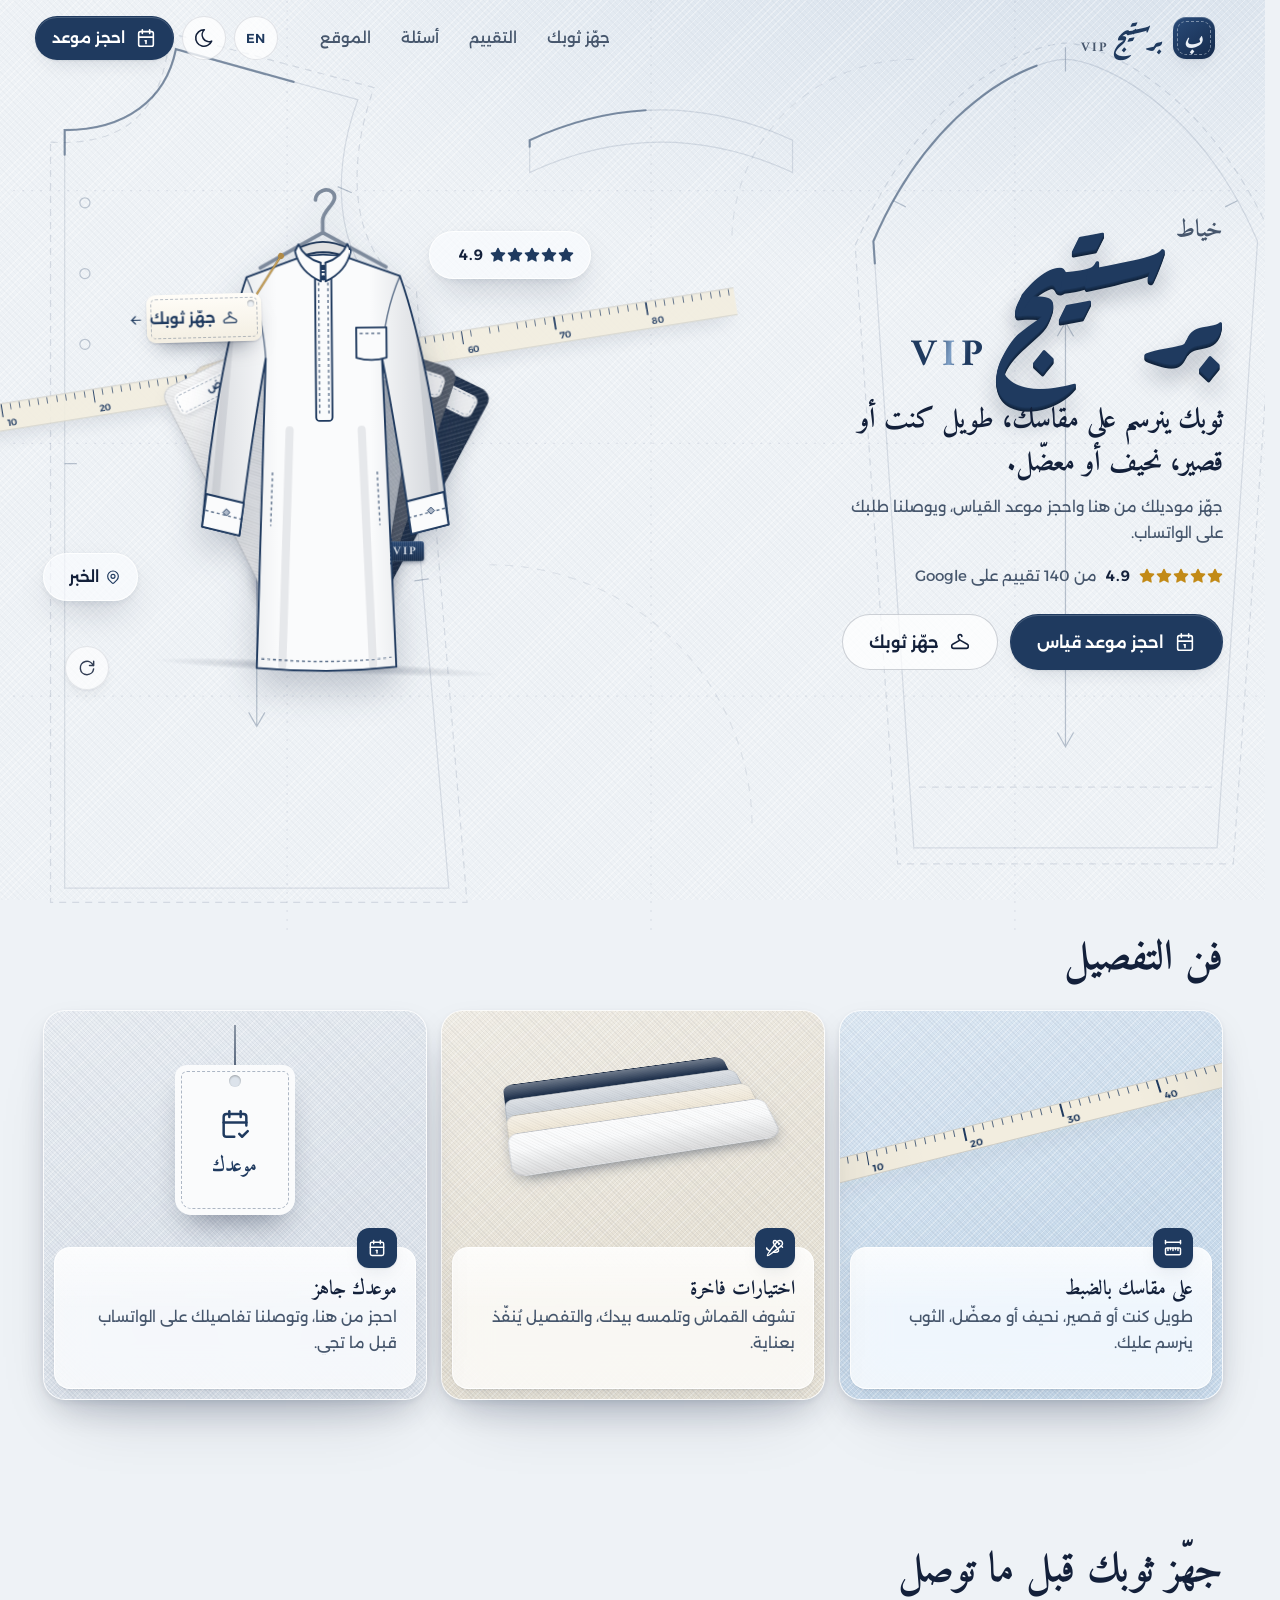
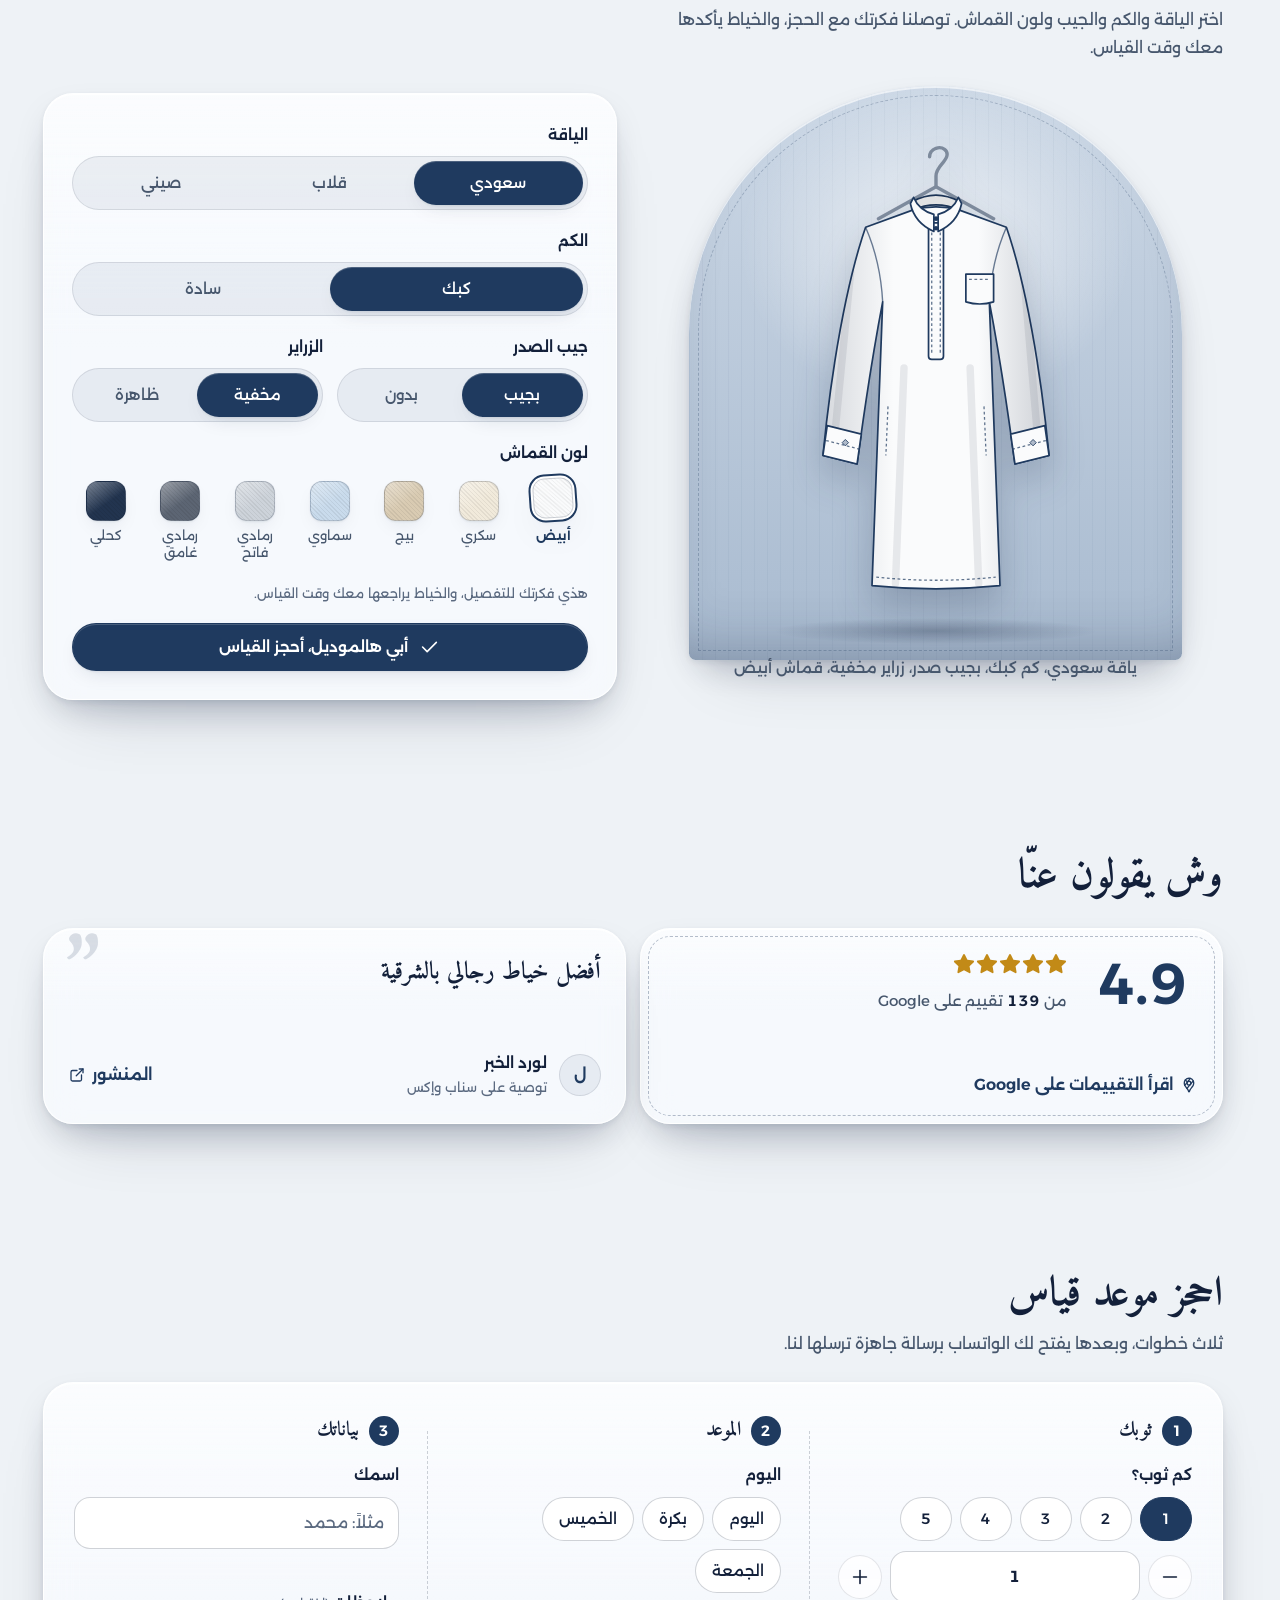
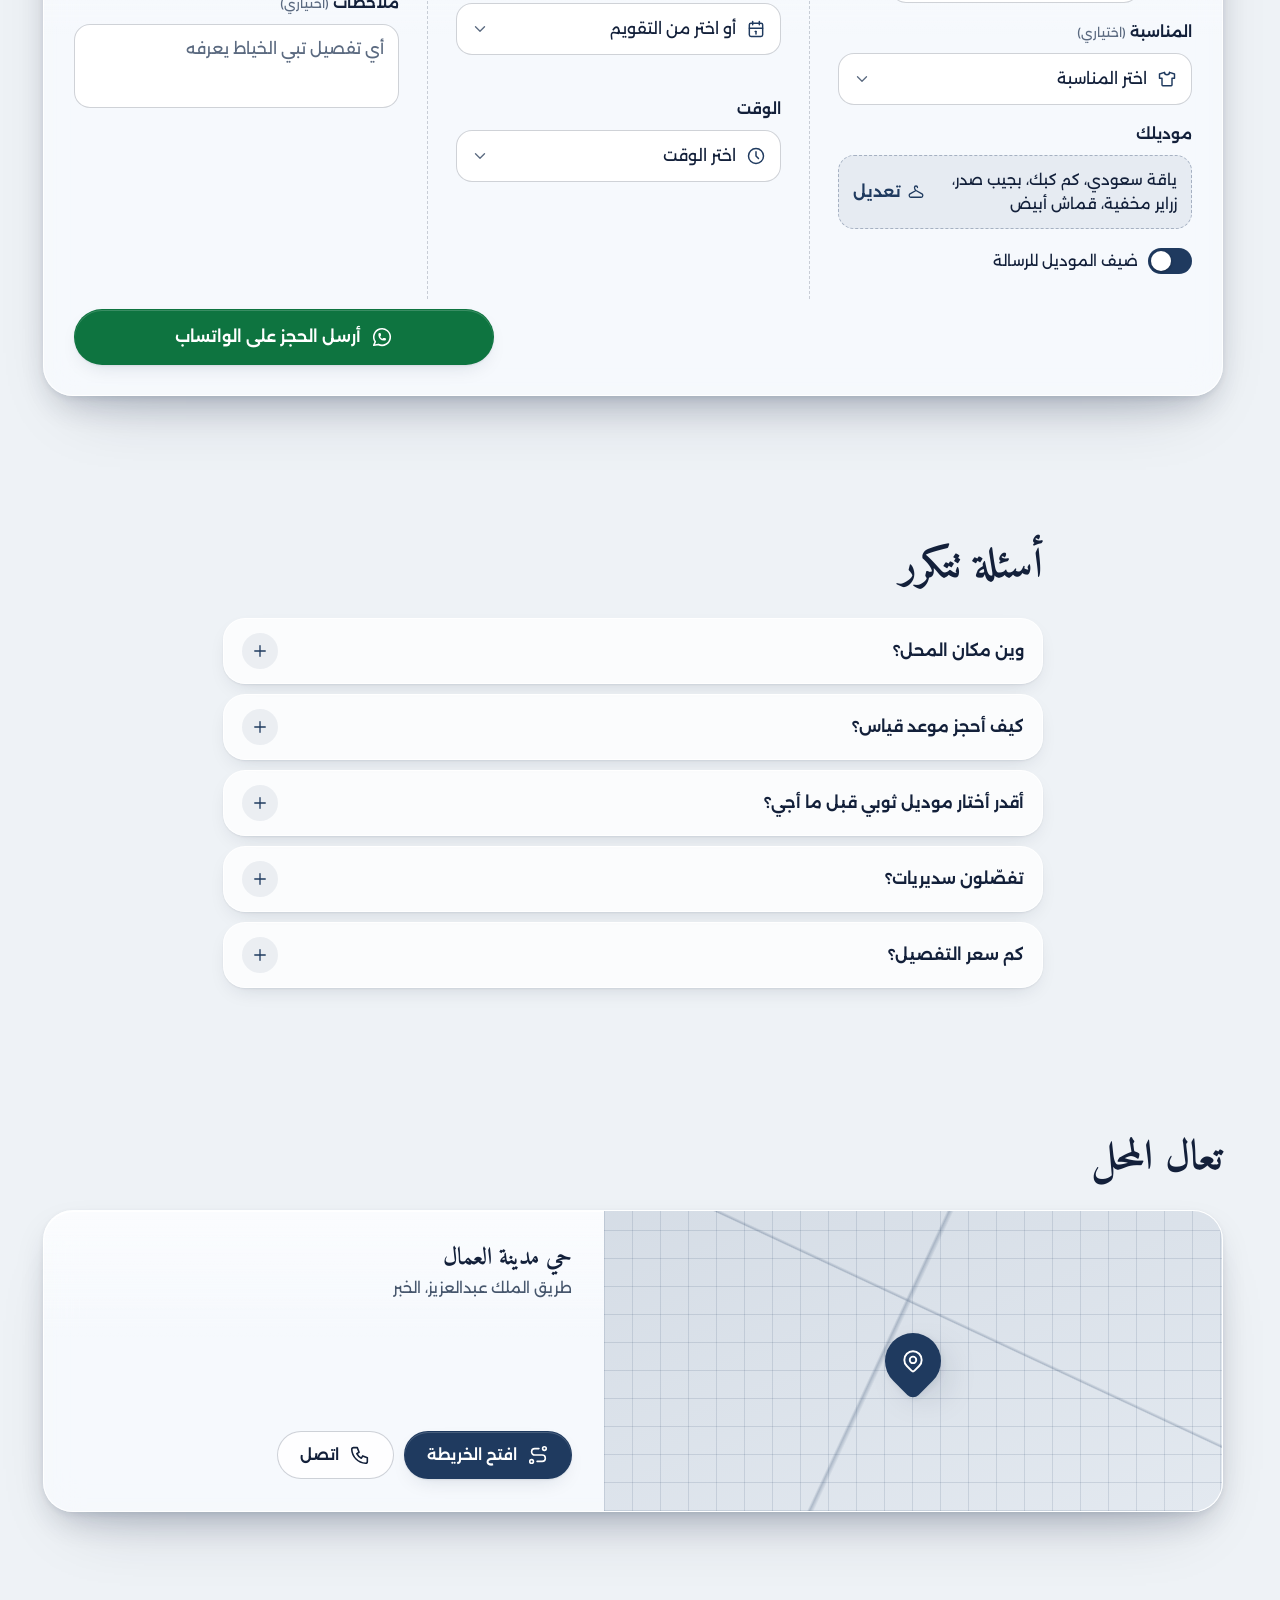
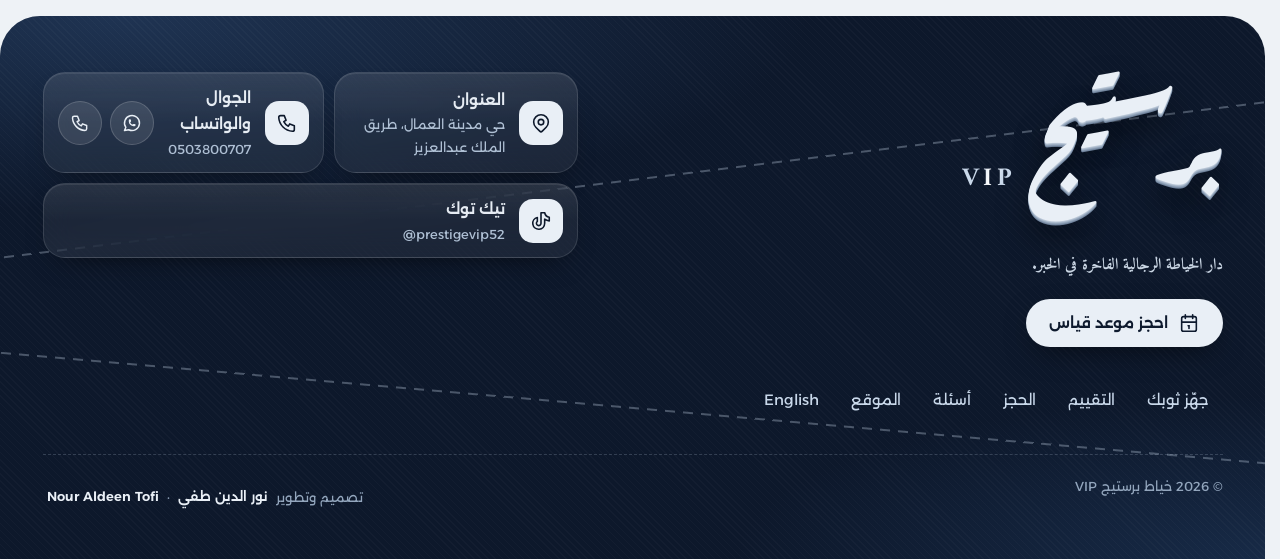
<file: index.html>
<!doctype html>
<html lang="ar" dir="rtl" data-theme="light">
<head>
<meta charset="utf-8">
<meta name="viewport" content="width=device-width, initial-scale=1, viewport-fit=cover">
<title>خياط برستيج VIP | تفصيل ثياب رجالية في الخبر</title>
<meta name="description" content="خياط برستيج VIP، خياط رجالي في الخبر على طريق الملك عبدالعزيز. جهّز موديل ثوبك واحجز موعد قياس يوصلنا على الواتساب.">
<meta name="robots" content="noindex, nofollow">
<link rel="canonical" href="https://nouraldeentofi.github.io/prestige-vip-tailor/">
<link rel="alternate" hreflang="ar" href="https://nouraldeentofi.github.io/prestige-vip-tailor/">
<link rel="alternate" hreflang="en" href="https://nouraldeentofi.github.io/prestige-vip-tailor/en/">
<link rel="alternate" hreflang="x-default" href="https://nouraldeentofi.github.io/prestige-vip-tailor/">
<meta name="theme-color" content="#EEF2F6" id="metaTheme">
<meta name="color-scheme" content="light dark">
<meta property="og:type" content="website">
<meta property="og:locale" content="ar_SA">
<meta property="og:locale:alternate" content="en_US">
<meta property="og:site_name" content="خياط برستيج VIP">
<meta property="og:title" content="خياط برستيج VIP | تفصيل ثياب في الخبر">
<meta property="og:description" content="ثوبك ينرسم على مقاسك. جهّز موديلك واحجز موعد القياس على الواتساب.">
<meta property="og:url" content="https://nouraldeentofi.github.io/prestige-vip-tailor/">
<meta property="og:image" content="https://nouraldeentofi.github.io/prestige-vip-tailor/assets/img/og.jpg">
<meta property="og:image:width" content="1200">
<meta property="og:image:height" content="630">
<meta property="og:image:alt" content="خياط برستيج VIP">
<meta name="twitter:card" content="summary_large_image">
<link rel="icon" href="assets/img/favicon.svg" type="image/svg+xml">
<link rel="icon" href="assets/img/icon-192.png" sizes="192x192" type="image/png">
<link rel="apple-touch-icon" href="assets/img/apple-touch-icon.png">
<link rel="preload" href="assets/fonts/alexandria-arabic-400-normal.woff2" as="font" type="font/woff2" crossorigin>
<link rel="preload" href="assets/fonts/amiri-arabic-700-normal.woff2" as="font" type="font/woff2" crossorigin>
<link rel="preload" href="assets/fonts/aref-ruqaa-arabic-700-normal.woff2" as="font" type="font/woff2" crossorigin>
<link rel="stylesheet" href="assets/css/site.css"><script>(function(){var d=document.documentElement;try{var t=localStorage.getItem('pv-theme');if(t==='dark'||t==='light'){d.dataset.theme=t;}}catch(e){}d.classList.add('js');var play=true;try{if(sessionStorage.getItem('pv-cut')){play=false;}else{sessionStorage.setItem('pv-cut','1');}}catch(e){}if(play&&!matchMedia('(prefers-reduced-motion: reduce)').matches){d.classList.add('cut-play');}})();</script>
<script type="application/ld+json">{"@context":"https://schema.org","@graph":[{"@type":"ClothingStore","@id":"https://nouraldeentofi.github.io/prestige-vip-tailor/#business","additionalType":"https://www.wikidata.org/wiki/Q242468","name":"خياط برستيج VIP","alternateName":["خياط برستيج VIP","خياط برستيج","برستيج VIP","برستيج في آي بي","برستيج في اي بي","بريستيج VIP","خياط بريستيج","برستيج للخياطة الرجالية","Prestige VIP Tailor","Prestige VIP","Prestige Tailor Khobar","Prestige VIP Tailoring Al Khobar","برستيج VIP للخياطة الرجالية","Prestige VIP فن التفصيل"],"description":"خياط رجالي في الخبر لتفصيل الثياب على المقاس، مع حجز موعد قياس عن طريق الواتساب.","url":"https://nouraldeentofi.github.io/prestige-vip-tailor/","image":"https://nouraldeentofi.github.io/prestige-vip-tailor/assets/img/og.jpg","logo":"https://nouraldeentofi.github.io/prestige-vip-tailor/assets/img/icon-512.png","address":{"@type":"PostalAddress","streetAddress":"طريق الملك عبدالعزيز، حي مدينة العمال","addressLocality":"الخبر","addressRegion":"المنطقة الشرقية","addressCountry":"SA"},"areaServed":[{"@type":"City","name":"الخبر"},{"@type":"City","name":"الظهران"},{"@type":"City","name":"الدمام"}],"slogan":"فن التفصيل","knowsAbout":["تفصيل ثياب رجالية","ثوب سعودي","سديريات رجالية","تفصيل على المقاس","Men's thobe tailoring","Bespoke thobe","Sudairi vest"],"hasMap":"https://www.google.com/maps/search/?api=1&query=%D8%AE%D9%8A%D8%A7%D8%B7%20%D8%A8%D8%B1%D8%B3%D8%AA%D9%8A%D8%AC%20VIP&query_place_id=ChIJla3S1mPpST4RQ58vBt0TMYw","currenciesAccepted":"SAR","telephone":"+966503800707","sameAs":["https://www.tiktok.com/@prestigevip52","https://www.google.com/maps/search/?api=1&query=%D8%AE%D9%8A%D8%A7%D8%B7%20%D8%A8%D8%B1%D8%B3%D8%AA%D9%8A%D8%AC%20VIP&query_place_id=ChIJla3S1mPpST4RQ58vBt0TMYw"]},{"@type":"Service","@id":"https://nouraldeentofi.github.io/prestige-vip-tailor/#service","serviceType":"تفصيل ثياب رجالية على المقاس","name":"تفصيل ثوب رجالي وحجز موعد قياس","provider":{"@id":"https://nouraldeentofi.github.io/prestige-vip-tailor/#business"},"areaServed":{"@type":"City","name":"الخبر"},"availableChannel":{"@type":"ServiceChannel","serviceUrl":"https://nouraldeentofi.github.io/prestige-vip-tailor/#book"}},{"@type":"FAQPage","@id":"https://nouraldeentofi.github.io/prestige-vip-tailor/#faq","inLanguage":"ar-SA","mainEntity":[{"@type":"Question","name":"وين مكان المحل؟","acceptedAnswer":{"@type":"Answer","text":"في الخبر، حي مدينة العمال، على طريق الملك عبدالعزيز. اضغط «افتح الخريطة» ويوديك Google Maps على طول."}},{"@type":"Question","name":"كيف أحجز موعد قياس؟","acceptedAnswer":{"@type":"Answer","text":"اختر عدد الثياب واليوم والوقت من نموذج الحجز، ويفتح لك الواتساب برسالة جاهزة ترسلها لنا."}},{"@type":"Question","name":"أقدر أختار موديل ثوبي قبل ما أجي؟","acceptedAnswer":{"@type":"Answer","text":"إيه، من قسم «جهّز ثوبك» تختار الياقة والكم وجيب الصدر والزراير ولون القماش. توصلنا فكرتك مع الحجز، والخياط يأكدها معك وقت القياس."}},{"@type":"Question","name":"تفصّلون سديريات؟","acceptedAnswer":{"@type":"Answer","text":"إيه، نفصّل السديريات الرجالية بعد. اسألنا على الواتساب عن الموديلات والأقمشة."}},{"@type":"Question","name":"كم سعر التفصيل؟","acceptedAnswer":{"@type":"Answer","text":"السعر يعتمد على القماش والموديل اللي تختاره. اسألنا على الواتساب ونرد عليك."}}]},{"@type":"WebSite","@id":"https://nouraldeentofi.github.io/prestige-vip-tailor/#website","url":"https://nouraldeentofi.github.io/prestige-vip-tailor/","name":"خياط برستيج VIP","alternateName":"Prestige VIP Tailor","inLanguage":["ar-SA","en"],"publisher":{"@id":"https://nouraldeentofi.github.io/prestige-vip-tailor/#business"}},{"@type":"WebPage","@id":"https://nouraldeentofi.github.io/prestige-vip-tailor/#webpage","url":"https://nouraldeentofi.github.io/prestige-vip-tailor/","isPartOf":{"@id":"https://nouraldeentofi.github.io/prestige-vip-tailor/#website"},"about":{"@id":"https://nouraldeentofi.github.io/prestige-vip-tailor/#business"},"inLanguage":"ar-SA","name":"خياط برستيج VIP | تفصيل ثياب رجالية في الخبر"}]}</script>
</head>
<body>
<svg class="sprite" width="0" height="0" aria-hidden="true" focusable="false"><symbol id="i-arrow-left" viewBox="0 0 24 24"><g fill="none" stroke="currentColor" stroke-width="1.75" stroke-linecap="round" stroke-linejoin="round"><path d="M5 12l14 0" /> <path d="M5 12l6 6" /> <path d="M5 12l6 -6" /></g></symbol><symbol id="i-arrow-right" viewBox="0 0 24 24"><g fill="none" stroke="currentColor" stroke-width="1.75" stroke-linecap="round" stroke-linejoin="round"><path d="M5 12l14 0" /> <path d="M13 18l6 -6" /> <path d="M13 6l6 6" /></g></symbol><symbol id="i-brand-google-maps" viewBox="0 0 24 24"><g fill="none" stroke="currentColor" stroke-width="1.75" stroke-linecap="round" stroke-linejoin="round"><path d="M9.5 9.5a2.5 2.5 0 1 0 5 0a2.5 2.5 0 1 0 -5 0" /> <path d="M6.428 12.494l7.314 -9.252" /> <path d="M10.002 7.935l-2.937 -2.545" /> <path d="M17.693 6.593l-8.336 9.979" /> <path d="M17.591 6.376c.472 .907 .715 1.914 .709 2.935a7.263 7.263 0 0 1 -.72 3.18a19.085 19.085 0 0 1 -2.089 3c-.784 .933 -1.49 1.93 -2.11 2.98c-.314 .62 -.568 1.27 -.757 1.938c-.121 .36 -.277 .591 -.622 .591c-.315 0 -.463 -.136 -.626 -.593a10.595 10.595 0 0 0 -.779 -1.978a18.18 18.18 0 0 0 -1.423 -2.091c-.877 -1.184 -2.179 -2.535 -2.853 -4.071a7.077 7.077 0 0 1 -.621 -2.967a6.226 6.226 0 0 1 1.476 -4.055a6.25 6.25 0 0 1 4.811 -2.245a6.462 6.462 0 0 1 1.918 .284a6.255 6.255 0 0 1 3.686 3.092" /></g></symbol><symbol id="i-brand-instagram" viewBox="0 0 24 24"><g fill="none" stroke="currentColor" stroke-width="1.75" stroke-linecap="round" stroke-linejoin="round"><path d="M3 7a4 4 0 0 1 4 -4h10a4 4 0 0 1 4 4v10a4 4 0 0 1 -4 4h-10a4 4 0 0 1 -4 -4l0 -10" /> <path d="M8.5 12a3.5 3.5 0 1 0 7 0a3.5 3.5 0 0 0 -7 0" /> <path d="M17 7v.01" /></g></symbol><symbol id="i-brand-snapchat" viewBox="0 0 24 24"><g fill="none" stroke="currentColor" stroke-width="1.75" stroke-linecap="round" stroke-linejoin="round"><path d="M16.882 7.842a4.882 4.882 0 0 0 -9.764 0c0 4.273 -.213 6.409 -4.118 8.118c2 .882 2 .882 3 3c3 0 4 2 6 2s3 -2 6 -2c1 -2.118 1 -2.118 3 -3c-3.906 -1.709 -4.118 -3.845 -4.118 -8.118m-13.882 8.119c4 -2.118 4 -4.118 1 -7.118m17 7.118c-4 -2.118 -4 -4.118 -1 -7.118" /></g></symbol><symbol id="i-brand-tiktok" viewBox="0 0 24 24"><g fill="none" stroke="currentColor" stroke-width="1.75" stroke-linecap="round" stroke-linejoin="round"><path d="M21 7.917v4.034a9.948 9.948 0 0 1 -5 -1.951v4.5a6.5 6.5 0 1 1 -8 -6.326v4.326a2.5 2.5 0 1 0 4 2v-11.5h4.083a6.005 6.005 0 0 0 4.917 4.917" /></g></symbol><symbol id="i-brand-whatsapp" viewBox="0 0 24 24"><g fill="none" stroke="currentColor" stroke-width="1.75" stroke-linecap="round" stroke-linejoin="round"><path d="M3 21l1.65 -3.8a9 9 0 1 1 3.4 2.9l-5.05 .9" /> <path d="M9 10a.5 .5 0 0 0 1 0v-1a.5 .5 0 0 0 -1 0v1a5 5 0 0 0 5 5h1a.5 .5 0 0 0 0 -1h-1a.5 .5 0 0 0 0 1" /></g></symbol><symbol id="i-building-store" viewBox="0 0 24 24"><g fill="none" stroke="currentColor" stroke-width="1.75" stroke-linecap="round" stroke-linejoin="round"><path d="M3 21l18 0" /> <path d="M3 7v1a3 3 0 0 0 6 0v-1m0 1a3 3 0 0 0 6 0v-1m0 1a3 3 0 0 0 6 0v-1h-18l2 -4h14l2 4" /> <path d="M5 21l0 -10.15" /> <path d="M19 21l0 -10.15" /> <path d="M9 21v-4a2 2 0 0 1 2 -2h2a2 2 0 0 1 2 2v4" /></g></symbol><symbol id="i-calendar-check" viewBox="0 0 24 24"><g fill="none" stroke="currentColor" stroke-width="1.75" stroke-linecap="round" stroke-linejoin="round"><path d="M11.5 21h-5.5a2 2 0 0 1 -2 -2v-12a2 2 0 0 1 2 -2h12a2 2 0 0 1 2 2v6" /> <path d="M16 3v4" /> <path d="M8 3v4" /> <path d="M4 11h16" /> <path d="M15 19l2 2l4 -4" /></g></symbol><symbol id="i-calendar" viewBox="0 0 24 24"><g fill="none" stroke="currentColor" stroke-width="1.75" stroke-linecap="round" stroke-linejoin="round"><path d="M4 7a2 2 0 0 1 2 -2h12a2 2 0 0 1 2 2v12a2 2 0 0 1 -2 2h-12a2 2 0 0 1 -2 -2v-12" /> <path d="M16 3v4" /> <path d="M8 3v4" /> <path d="M4 11h16" /> <path d="M11 15h1" /> <path d="M12 15v3" /></g></symbol><symbol id="i-check" viewBox="0 0 24 24"><g fill="none" stroke="currentColor" stroke-width="1.75" stroke-linecap="round" stroke-linejoin="round"><path d="M5 12l5 5l10 -10" /></g></symbol><symbol id="i-chevron-down" viewBox="0 0 24 24"><g fill="none" stroke="currentColor" stroke-width="1.75" stroke-linecap="round" stroke-linejoin="round"><path d="M6 9l6 6l6 -6" /></g></symbol><symbol id="i-chevron-left" viewBox="0 0 24 24"><g fill="none" stroke="currentColor" stroke-width="1.75" stroke-linecap="round" stroke-linejoin="round"><path d="M15 6l-6 6l6 6" /></g></symbol><symbol id="i-chevron-right" viewBox="0 0 24 24"><g fill="none" stroke="currentColor" stroke-width="1.75" stroke-linecap="round" stroke-linejoin="round"><path d="M9 6l6 6l-6 6" /></g></symbol><symbol id="i-clock" viewBox="0 0 24 24"><g fill="none" stroke="currentColor" stroke-width="1.75" stroke-linecap="round" stroke-linejoin="round"><path d="M3 12a9 9 0 1 0 18 0a9 9 0 0 0 -18 0" /> <path d="M12 7v5l3 3" /></g></symbol><symbol id="i-external-link" viewBox="0 0 24 24"><g fill="none" stroke="currentColor" stroke-width="1.75" stroke-linecap="round" stroke-linejoin="round"><path d="M12 6h-6a2 2 0 0 0 -2 2v10a2 2 0 0 0 2 2h10a2 2 0 0 0 2 -2v-6" /> <path d="M11 13l9 -9" /> <path d="M15 4h5v5" /></g></symbol><symbol id="i-hanger" viewBox="0 0 24 24"><g fill="none" stroke="currentColor" stroke-width="1.75" stroke-linecap="round" stroke-linejoin="round"><path d="M14 6a2 2 0 1 0 -4 0c0 1.667 .67 3 2 4h-.008l7.971 4.428a2 2 0 0 1 1.029 1.749v.823a2 2 0 0 1 -2 2h-14a2 2 0 0 1 -2 -2v-.823a2 2 0 0 1 1.029 -1.749l7.971 -4.428" /></g></symbol><symbol id="i-home" viewBox="0 0 24 24"><g fill="none" stroke="currentColor" stroke-width="1.75" stroke-linecap="round" stroke-linejoin="round"><path d="M5 12l-2 0l9 -9l9 9l-2 0" /> <path d="M5 12v7a2 2 0 0 0 2 2h10a2 2 0 0 0 2 -2v-7" /> <path d="M9 21v-6a2 2 0 0 1 2 -2h2a2 2 0 0 1 2 2v6" /></g></symbol><symbol id="i-mail" viewBox="0 0 24 24"><g fill="none" stroke="currentColor" stroke-width="1.75" stroke-linecap="round" stroke-linejoin="round"><path d="M3 7a2 2 0 0 1 2 -2h14a2 2 0 0 1 2 2v10a2 2 0 0 1 -2 2h-14a2 2 0 0 1 -2 -2v-10" /> <path d="M3 7l9 6l9 -6" /></g></symbol><symbol id="i-map-pin" viewBox="0 0 24 24"><g fill="none" stroke="currentColor" stroke-width="1.75" stroke-linecap="round" stroke-linejoin="round"><path d="M9 11a3 3 0 1 0 6 0a3 3 0 0 0 -6 0" /> <path d="M17.657 16.657l-4.243 4.243a2 2 0 0 1 -2.827 0l-4.244 -4.243a8 8 0 1 1 11.314 0" /></g></symbol><symbol id="i-message-circle" viewBox="0 0 24 24"><g fill="none" stroke="currentColor" stroke-width="1.75" stroke-linecap="round" stroke-linejoin="round"><path d="M3 20l1.3 -3.9c-2.324 -3.437 -1.426 -7.872 2.1 -10.374c3.526 -2.501 8.59 -2.296 11.845 .48c3.255 2.777 3.695 7.266 1.029 10.501c-2.666 3.235 -7.615 4.215 -11.574 2.293l-4.7 1" /></g></symbol><symbol id="i-minus" viewBox="0 0 24 24"><g fill="none" stroke="currentColor" stroke-width="1.75" stroke-linecap="round" stroke-linejoin="round"><path d="M5 12l14 0" /></g></symbol><symbol id="i-moon" viewBox="0 0 24 24"><g fill="none" stroke="currentColor" stroke-width="1.75" stroke-linecap="round" stroke-linejoin="round"><path d="M12 3c.132 0 .263 0 .393 0a7.5 7.5 0 0 0 7.92 12.446a9 9 0 1 1 -8.313 -12.454l0 .008" /></g></symbol><symbol id="i-needle-thread" viewBox="0 0 24 24"><g fill="none" stroke="currentColor" stroke-width="1.75" stroke-linecap="round" stroke-linejoin="round"><path d="M3 21c-.667 -.667 3.262 -6.236 11.785 -16.709a3.5 3.5 0 1 1 5.078 4.791c-10.575 8.612 -16.196 12.585 -16.863 11.918" /> <path d="M17.5 6.5l-1 1" /> <path d="M17 7c-2.333 -2.667 -3.5 -4 -5 -4s-2 1 -2 2c0 4 8.161 8.406 6 11c-1.056 1.268 -3.363 1.285 -5.75 .808" /> <path d="M5.739 15.425c-1.393 -.565 -3.739 -1.925 -3.739 -3.425" /> <path d="M19.5 9.5l1.5 1.5" /></g></symbol><symbol id="i-phone" viewBox="0 0 24 24"><g fill="none" stroke="currentColor" stroke-width="1.75" stroke-linecap="round" stroke-linejoin="round"><path d="M5 4h4l2 5l-2.5 1.5a11 11 0 0 0 5 5l1.5 -2.5l5 2v4a2 2 0 0 1 -2 2a16 16 0 0 1 -15 -15a2 2 0 0 1 2 -2" /></g></symbol><symbol id="i-photo" viewBox="0 0 24 24"><g fill="none" stroke="currentColor" stroke-width="1.75" stroke-linecap="round" stroke-linejoin="round"><path d="M15 8h.01" /> <path d="M3 6a3 3 0 0 1 3 -3h12a3 3 0 0 1 3 3v12a3 3 0 0 1 -3 3h-12a3 3 0 0 1 -3 -3v-12" /> <path d="M3 16l5 -5c.928 -.893 2.072 -.893 3 0l5 5" /> <path d="M14 14l1 -1c.928 -.893 2.072 -.893 3 0l3 3" /></g></symbol><symbol id="i-plus" viewBox="0 0 24 24"><g fill="none" stroke="currentColor" stroke-width="1.75" stroke-linecap="round" stroke-linejoin="round"><path d="M12 5l0 14" /> <path d="M5 12l14 0" /></g></symbol><symbol id="i-reload" viewBox="0 0 24 24"><g fill="none" stroke="currentColor" stroke-width="1.75" stroke-linecap="round" stroke-linejoin="round"><path d="M19.933 13.041a8 8 0 1 1 -9.925 -8.788c3.899 -1 7.935 1.007 9.425 4.747" /> <path d="M20 4v5h-5" /></g></symbol><symbol id="i-route" viewBox="0 0 24 24"><g fill="none" stroke="currentColor" stroke-width="1.75" stroke-linecap="round" stroke-linejoin="round"><path d="M3 19a2 2 0 1 0 4 0a2 2 0 0 0 -4 0" /> <path d="M19 7a2 2 0 1 0 0 -4a2 2 0 0 0 0 4" /> <path d="M11 19h5.5a3.5 3.5 0 0 0 0 -7h-8a3.5 3.5 0 0 1 0 -7h4.5" /></g></symbol><symbol id="i-ruler-measure" viewBox="0 0 24 24"><g fill="none" stroke="currentColor" stroke-width="1.75" stroke-linecap="round" stroke-linejoin="round"><path d="M19.875 12c.621 0 1.125 .512 1.125 1.143v5.714c0 .631 -.504 1.143 -1.125 1.143h-15.875a1 1 0 0 1 -1 -1v-5.857c0 -.631 .504 -1.143 1.125 -1.143h15.75" /> <path d="M9 12v2" /> <path d="M6 12v3" /> <path d="M12 12v3" /> <path d="M18 12v3" /> <path d="M15 12v2" /> <path d="M3 3v4" /> <path d="M3 5h18" /> <path d="M21 3v4" /></g></symbol><symbol id="i-scissors" viewBox="0 0 24 24"><g fill="none" stroke="currentColor" stroke-width="1.75" stroke-linecap="round" stroke-linejoin="round"><path d="M3 7a3 3 0 1 0 6 0a3 3 0 1 0 -6 0" /> <path d="M3 17a3 3 0 1 0 6 0a3 3 0 1 0 -6 0" /> <path d="M8.6 8.6l10.4 10.4" /> <path d="M8.6 15.4l10.4 -10.4" /></g></symbol><symbol id="i-send" viewBox="0 0 24 24"><g fill="none" stroke="currentColor" stroke-width="1.75" stroke-linecap="round" stroke-linejoin="round"><path d="M10 14l11 -11" /> <path d="M21 3l-6.5 18a.55 .55 0 0 1 -1 0l-3.5 -7l-7 -3.5a.55 .55 0 0 1 0 -1l18 -6.5" /></g></symbol><symbol id="i-shirt" viewBox="0 0 24 24"><g fill="none" stroke="currentColor" stroke-width="1.75" stroke-linecap="round" stroke-linejoin="round"><path d="M15 4l6 2v5h-3v8a1 1 0 0 1 -1 1h-10a1 1 0 0 1 -1 -1v-8h-3v-5l6 -2a3 3 0 0 0 6 0" /></g></symbol><symbol id="i-star-filled" viewBox="0 0 24 24"><g fill="currentColor" stroke="none"><path d="M8.243 7.34l-6.38 .925l-.113 .023a1 1 0 0 0 -.44 1.684l4.622 4.499l-1.09 6.355l-.013 .11a1 1 0 0 0 1.464 .944l5.706 -3l5.693 3l.1 .046a1 1 0 0 0 1.352 -1.1l-1.091 -6.355l4.624 -4.5l.078 -.085a1 1 0 0 0 -.633 -1.62l-6.38 -.926l-2.852 -5.78a1 1 0 0 0 -1.794 0l-2.853 5.78z" /></g></symbol><symbol id="i-star" viewBox="0 0 24 24"><g fill="none" stroke="currentColor" stroke-width="1.75" stroke-linecap="round" stroke-linejoin="round"><path d="M12 17.75l-6.172 3.245l1.179 -6.873l-5 -4.867l6.9 -1l3.086 -6.253l3.086 6.253l6.9 1l-5 4.867l1.179 6.873l-6.158 -3.245" /></g></symbol><symbol id="i-sun" viewBox="0 0 24 24"><g fill="none" stroke="currentColor" stroke-width="1.75" stroke-linecap="round" stroke-linejoin="round"><path d="M8 12a4 4 0 1 0 8 0a4 4 0 1 0 -8 0" /> <path d="M3 12h1m8 -9v1m8 8h1m-9 8v1m-6.4 -15.4l.7 .7m12.1 -.7l-.7 .7m0 11.4l.7 .7m-12.1 -.7l-.7 .7" /></g></symbol><symbol id="i-user" viewBox="0 0 24 24"><g fill="none" stroke="currentColor" stroke-width="1.75" stroke-linecap="round" stroke-linejoin="round"><path d="M8 7a4 4 0 1 0 8 0a4 4 0 0 0 -8 0" /> <path d="M6 21v-2a4 4 0 0 1 4 -4h4a4 4 0 0 1 4 4v2" /></g></symbol><symbol id="i-x" viewBox="0 0 24 24"><g fill="none" stroke="currentColor" stroke-width="1.75" stroke-linecap="round" stroke-linejoin="round"><path d="M18 6l-12 12" /> <path d="M6 6l12 12" /></g></symbol></svg>
<a class="skip" href="#main">تخطَّ للمحتوى</a>

<!-- خلفية المفهوم: ورقة باترون الخياط ترسم نفسها (ما تتفاعل مع الماوس) -->
<div class="atelier" aria-hidden="true">
  <svg class="pattern" viewBox="0 0 1440 1000" preserveAspectRatio="xMidYMid slice" focusable="false">
    <g class="p-grid">
      <path d="M0 500H1440M0 250H1440M0 750H1440M360 0V1000M720 0V1000M1080 0V1000"/>
      <path class="p-arc" d="M560 620A260 260 0 0 1 820 880"/>
      <path class="p-arc" d="M980 120A180 180 0 0 0 800 300"/>
    </g>
    <g class="p-piece">
      <path d="M140 190C200 190 240 160 250 110L430 160C400 240 410 330 470 360L520 940L140 940Z"/>
      <path class="p-seam" d="M126 202C204 206 238 168 244 94L446 148C416 232 424 318 488 350L538 954L126 954Z"/>
      <path class="p-trace" pathLength="1" d="M140 190C200 190 240 160 250 110L430 160C400 240 410 330 470 360L520 940L140 940Z"/>
      <path class="p-grain" d="M330 400V780M322 414L330 400L338 414M322 766L330 780L338 766"/>
      <path class="p-notch" d="M410 246L424 252M486 636L500 634M140 520H152"/>
      <circle cx="160" cy="262" r="5"/><circle cx="160" cy="332" r="5"/><circle cx="160" cy="402" r="5"/>
    </g>
    <g class="p-piece">
      <path d="M940 300C1000 160 1100 120 1130 120C1160 120 1260 160 1320 300L1280 900L980 900Z"/>
      <path class="p-seam" d="M922 304C990 146 1098 104 1130 104C1162 104 1270 146 1338 304L1296 916L964 916Z"/>
      <path class="p-trace p-trace-2" pathLength="1" d="M940 300C1000 160 1100 120 1130 120C1160 120 1260 160 1320 300L1280 900L980 900Z"/>
      <path class="p-grain" d="M1130 380V800M1122 394L1130 380L1138 394M1122 786L1130 800L1138 786"/>
      <path class="p-seam" d="M985 840H1275"/>
      <path class="p-notch" d="M1130 108V132M960 260L972 266M1300 260L1288 266"/>
    </g>
    <g class="p-piece">
      <path d="M600 200Q730 140 860 200L860 232Q730 172 600 232Z"/>
      <path class="p-trace p-trace-3" pathLength="1" d="M600 200Q730 140 860 200L860 232Q730 172 600 232Z"/>
    </g>
  </svg>
  <div class="sheen"></div>
</div>

<header class="hdr" id="hdr">
  <div class="hdr-in wrap">
    <a class="brand" href="#home" aria-label="خياط برستيج VIP، الرئيسية">
<span class="mono" aria-hidden="true"><span>ب</span></span>      <span class="brand-txt" aria-hidden="true"><span class="brand-mark" lang="ar">برستيج</span><span class="brand-vip" dir="ltr">VIP</span></span>
    </a>
    <nav class="hdr-nav" aria-label="أقسام الصفحة">
      <a href="#thobe" data-nav="thobe">جهّز ثوبك</a>
      <a href="#reviews" data-nav="reviews">التقييم</a>
      <a href="#faq" data-nav="faq">أسئلة</a>
      <a href="#visit" data-nav="visit">الموقع</a>
    </nav>
    <div class="hdr-act">
      <a class="icon-btn lang-btn" href="en/" hreflang="en" lang="en" aria-label="English">EN</a>
      <button class="icon-btn" id="themeBtn" type="button" aria-pressed="false" aria-label="الوضع الليلي">
        <span class="tb-ic"><svg class="ic tb-moon" aria-hidden="true" focusable="false"><use href="#i-moon"></use></svg><svg class="ic tb-sun" aria-hidden="true" focusable="false"><use href="#i-sun"></use></svg></span>
      </button>
      <a class="btn btn-primary btn-sm hdr-cta" href="#book"><svg class="ic " aria-hidden="true" focusable="false"><use href="#i-calendar"></use></svg><span>احجز موعد</span></a>
    </div>
  </div>
  <div class="progress" aria-hidden="true"><i></i></div>
</header>

<main id="main">

<!-- ========== HERO ==========
     «على المقاس»: الطباشير يرسم باترون الثوب على القماش، المتر ينفرد والمقاسات تتعدّ، الغرزة تمشي على الحافة،
     بعدين القماش ينقص على الباترون ويصير نفس ثوب «جهّز ثوبك» على العلّاقة. كل هذا فوق الهيرو الجاهز بالـ HTML. -->
<section class="hero" id="home" aria-labelledby="h1">
  <div class="cut-cloth" aria-hidden="true"></div>
  <div class="hero-grid wrap">
    <div class="hero-stage">
      <div class="tape" aria-hidden="true"><div class="tape-run">
<span>0</span><span>10</span><span>20</span><span>30</span><span>40</span><span>50</span><span>60</span><span>70</span><span>80</span><span>90</span><span>100</span><span>110</span><span>120</span><span>130</span><span>140</span><span>150</span><span>160</span><span>170</span><span>180</span><span>190</span><span>0</span><span>10</span><span>20</span><span>30</span><span>40</span><span>50</span><span>60</span><span>70</span><span>80</span><span>90</span><span>100</span><span>110</span><span>120</span><span>130</span><span>140</span><span>150</span><span>160</span><span>170</span><span>180</span><span>190</span>      </div></div>
      <div class="scene" aria-hidden="true">
        <div class="fan">
          <div class="sw" style="--i:0;--c:#FAFBFC;--ink:#1F3A5F"><div class="sw-face"><span class="sw-tag">أبيض</span><span class="sw-hole"></span></div></div>
          <div class="sw" style="--i:1;--c:#F1EADB;--ink:#1F3A5F"><div class="sw-face"><span class="sw-tag">سكري</span><span class="sw-hole"></span></div></div>
          <div class="sw" style="--i:2;--c:#D9CBB2;--ink:#1F3A5F"><div class="sw-face"><span class="sw-tag">بيج</span><span class="sw-hole"></span></div></div>
          <div class="sw" style="--i:3;--c:#C9DBEC;--ink:#1F3A5F"><div class="sw-face"><span class="sw-tag">سماوي</span><span class="sw-hole"></span></div></div>
          <div class="sw" style="--i:4;--c:#CDD3DA;--ink:#1F3A5F"><div class="sw-face"><span class="sw-tag">رمادي فاتح</span><span class="sw-hole"></span></div></div>
          <div class="sw" style="--i:5;--c:#5C6573;--ink:#EEF2F6"><div class="sw-face"><span class="sw-tag">رمادي غامق</span><span class="sw-hole"></span></div></div>
          <div class="sw" style="--i:6;--c:#22344F;--ink:#EEF2F6"><div class="sw-face"><span class="sw-tag">كحلي</span><span class="sw-hole"></span></div></div>
        </div>
        <div class="scene-floor"></div>
      </div>

      <div class="cut-board">
        <!-- the finished thobe (the builder's own drawing), revealed when the cloth fills the pattern -->
        <div class="cut-fill" aria-hidden="true"><div class="cut-fill-in"><div class="cut-swing">
          <span class="cut-vip" dir="ltr"><span>VIP</span></span>
          <svg class="thobe cut-thobe" viewBox="0 0 300 430" focusable="false" data-collar="saudi" data-cuff="kabak" data-pocket="yes" data-buttons="hidden">
<defs>
              <clipPath id="htClip"><path d="M128 62L84 78C66 130 52 210 44 292L76 300C84 240 92 190 100 148L90 414Q150 420 210 414L200 148C208 190 216 240 224 300L256 292C248 210 234 130 216 78L172 62Q150 56 128 62Z"/></clipPath>
              <linearGradient id="htShade" x1="0" x2="1" y1="0" y2="0">
                <stop offset="0" stop-color="#0B1830" stop-opacity=".16"/><stop offset=".32" stop-color="#0B1830" stop-opacity="0"/>
                <stop offset=".68" stop-color="#0B1830" stop-opacity="0"/><stop offset="1" stop-color="#0B1830" stop-opacity=".2"/>
              </linearGradient>
            </defs>
            <!-- hanger -->
            <g class="hanger"><path pathLength="1" d="M150 40V30C150 22 158 18 160 12C162 6 156 2 150 4C145 6 144 10 144 12"/><path pathLength="1" d="M150 40L96 70M150 40L204 70"/></g>
            <!-- body -->
            <path class="cloth" d="M128 62L84 78C66 130 52 210 44 292L76 300C84 240 92 190 100 148L90 414Q150 420 210 414L200 148C208 190 216 240 224 300L256 292C248 210 234 130 216 78L172 62Q150 56 128 62Z"/>
            <g clip-path="url(#htClip)">
              <rect class="shade" x="40" y="50" width="220" height="380" fill="url(#htShade)"/>
              <path class="fold" d="M120 210L112 412M182 210L190 412M70 120L54 284M232 120L246 284"/>
            </g>
            <path class="seam" d="M84 78Q98 110 100 148M216 78Q202 110 200 148"/>
            <path class="stitch" d="M94 406Q150 412 206 406"/>
            <path class="stitch" d="M105 246L103 292M195 246L197 292"/>
            <!-- placket -->
            <g class="placket"><rect class="cloth" x="143" y="74" width="14" height="128" rx="3"/><path class="stitch" d="M146 78V198M154 78V198"/></g>
            <g class="opt opt-buttons-shown"><circle cx="150" cy="102" r="2.6"/><circle cx="150" cy="128" r="2.6"/><circle cx="150" cy="154" r="2.6"/><circle cx="150" cy="180" r="2.6"/></g>
            <!-- chest pocket (wearer's left = viewer's right) -->
            <g class="opt opt-pocket"><path class="cloth" d="M178 122H204V148Q191 152 178 148Z"/><path class="stitch" d="M181 127H201"/></g>
            <!-- cuffs -->
            <g class="opt opt-cuff-kabak"><path class="cloth" d="M44 292L76 300L80 272L48 264Z"/><path class="stitch" d="M47 278L78 286"/><path class="link" d="M62 280l3 -3l3 3l-3 3z"/><path class="cloth" d="M256 292L224 300L220 272L252 264Z"/><path class="stitch" d="M253 278L222 286"/><path class="link" d="M238 280l3 -3l3 3l-3 3z"/></g>
            <g class="opt opt-cuff-sada"><path class="cloth" d="M44 292L76 300L78 286L46 279Z"/><circle class="btn-dot" cx="61" cy="290" r="2"/><path class="cloth" d="M256 292L224 300L222 286L254 279Z"/><circle class="btn-dot" cx="239" cy="290" r="2"/></g>
            <!-- collars -->
            <g class="opt opt-collar-saudi"><path class="cloth back" d="M128 54Q150 42 172 54L172 62Q150 52 128 62Z"/><path class="cloth" d="M126 56Q130 74 148 82L148 66Q134 62 129 50Z"/><path class="cloth" d="M174 56Q170 74 152 82L152 66Q166 62 171 50Z"/><circle class="btn-dot" cx="150" cy="70" r="2.2"/><circle class="btn-dot" cx="150" cy="79" r="2.2"/></g>
            <g class="opt opt-collar-qallab"><path class="cloth back" d="M128 52Q150 42 172 52L172 60Q150 50 128 60Z"/><path class="cloth" d="M128 54Q133 70 147 80L140 98L123 72Q121 61 128 54Z"/><path class="cloth" d="M172 54Q167 70 153 80L160 98L177 72Q179 61 172 54Z"/><circle class="btn-dot" cx="150" cy="82" r="2.2"/></g>
            <g class="opt opt-collar-sini"><path class="cloth back" d="M130 58Q150 50 170 58L170 62Q150 55 130 62Z"/><path class="cloth" d="M128 60Q133 72 148 76L148 68Q137 66 131 57Z"/><path class="cloth" d="M172 60Q167 72 152 76L152 68Q163 66 169 57Z"/></g>
          </svg>
          <div class="turn-sheen"><i></i></div>
          <span class="cut-vip-st"></span>
        </div></div></div>
        <!-- tailor's draft: construction lines, pattern, measurements, running stitch -->
        <svg class="cut-draft" viewBox="0 0 300 430" aria-hidden="true" focusable="false">
          <defs>
            <mask id="cutStMask" maskUnits="userSpaceOnUse" x="-20" y="-20" width="340" height="470"><path class="c-st-rev" pathLength="1" d="M129 69L89 84C72 134 58 212 51 287L70 292C78 239 86 189 94 147Q100 136 106 147L96 408Q150 414 204 408L194 147Q200 136 206 147C214 189 222 239 230 292L249 287C242 212 228 134 211 84L171 69Q150 63 129 69Z"/></mask>
          </defs>
          <g class="c-g1">
            <g class="c-con">
              <path pathLength="1" style="--k:0" d="M150 36V424"/>
              <path pathLength="1" style="--k:1" d="M66 70H234"/>
              <path pathLength="1" style="--k:2" d="M56 150H244"/>
              <path pathLength="1" style="--k:3" d="M72 250H228"/>
              <path pathLength="1" style="--k:4" d="M74 414H226"/>
            </g>
            <g class="c-mark">
              <path d="M80 72L75 65M220 72L225 65M93 148H85M207 148H215M91 398H83M209 398H217"/>
              <path d="M118 200V330M113 210L118 200L123 210M113 320L118 330L123 320"/>
            </g>
            <g class="c-dims">
              <path class="c-dim-sh" pathLength="1" d="M84 34V46M84 40H216M216 34V46"/>
              <path class="c-dim-sl" pathLength="1" d="M65.3 74.5L75.1 76.3M70.2 75.4L30.2 289.4M25.3 288.5L35.1 290.3"/>
              <path class="c-dim-len" pathLength="1" d="M264 62H282M264 414H282"/>
            </g>
          </g>
          <g class="c-g2">
            <path class="c-out" pathLength="1" d="M128 62L84 78C66 130 52 210 44 292L76 300C84 240 92 190 100 148L90 414Q150 420 210 414L200 148C208 190 216 240 224 300L256 292C248 210 234 130 216 78L172 62Q150 56 128 62Z"/>
            <g class="c-det">
              <path pathLength="1" style="--k:0" d="M128 54Q150 42 172 54M126 56Q130 74 148 82M174 56Q170 74 152 82"/>
              <path pathLength="1" style="--k:1" d="M84 78Q98 110 100 148M216 78Q202 110 200 148"/>
              <path pathLength="1" style="--k:2" d="M48 264L80 272M252 264L220 272"/>
              <path pathLength="1" style="--k:3" d="M178 122H204V148Q191 152 178 148Z"/>
            </g>
          </g>
          <path class="c-st" mask="url(#cutStMask)" d="M129 69L89 84C72 134 58 212 51 287L70 292C78 239 86 189 94 147Q100 136 106 147L96 408Q150 414 204 408L194 147Q200 136 206 147C214 189 222 239 230 292L249 287C242 212 228 134 211 84L171 69Q150 63 129 69Z"/>
        </svg>
        <div class="cut-meas" aria-hidden="true">
          <div class="cut-tape"><div class="cut-tape-in"></div><i class="cut-tape-tip"></i></div>
          <span class="cut-chalk"></span><span class="cut-m m-sh"><span class="m-k">الكتف</span><span class="odo" dir="ltr"><i style="--d:4"><b><span>0</span><span>1</span><span>2</span><span>3</span><span>4</span><span>5</span><span>6</span><span>7</span><span>8</span><span>9</span></b></i><i style="--d:7"><b><span>0</span><span>1</span><span>2</span><span>3</span><span>4</span><span>5</span><span>6</span><span>7</span><span>8</span><span>9</span></b></i></span><small>سم</small></span>
          <span class="cut-m m-sl"><span class="m-k">الكم</span><span class="odo" dir="ltr"><i style="--d:6"><b><span>0</span><span>1</span><span>2</span><span>3</span><span>4</span><span>5</span><span>6</span><span>7</span><span>8</span><span>9</span></b></i><i style="--d:2"><b><span>0</span><span>1</span><span>2</span><span>3</span><span>4</span><span>5</span><span>6</span><span>7</span><span>8</span><span>9</span></b></i></span><small>سم</small></span>
          <span class="cut-m m-len"><span class="m-k">الطول</span><span class="odo" dir="ltr"><i style="--d:1"><b><span>0</span><span>1</span><span>2</span><span>3</span><span>4</span><span>5</span><span>6</span><span>7</span><span>8</span><span>9</span></b></i><i style="--d:4"><b><span>0</span><span>1</span><span>2</span><span>3</span><span>4</span><span>5</span><span>6</span><span>7</span><span>8</span><span>9</span></b></i><i style="--d:8"><b><span>0</span><span>1</span><span>2</span><span>3</span><span>4</span><span>5</span><span>6</span><span>7</span><span>8</span><span>9</span></b></i></span><small>سم</small></span>
        </div>
        <!-- swing tag on the hanger: straight into the builder -->
        <div class="cut-tagw"><span class="cut-str" aria-hidden="true"></span><a class="cut-tag" href="#thobe"><svg class="ic " aria-hidden="true" focusable="false"><use href="#i-hanger"></use></svg><span>جهّز ثوبك</span><svg class="ic cut-arr" aria-hidden="true" focusable="false"><use href="#i-arrow-left"></use></svg></a></div>
      </div>

<div class="hchip hchip-a glass" aria-hidden="true"><span class="stars" aria-hidden="true"><svg class="ic st" style="--k:0" focusable="false"><use href="#i-star-filled"></use></svg><svg class="ic st" style="--k:1" focusable="false"><use href="#i-star-filled"></use></svg><svg class="ic st" style="--k:2" focusable="false"><use href="#i-star-filled"></use></svg><svg class="ic st" style="--k:3" focusable="false"><use href="#i-star-filled"></use></svg><svg class="ic st" style="--k:4" focusable="false"><use href="#i-star-filled"></use></svg></span><b dir="ltr">4.9</b></div>      <div class="hchip hchip-b glass" aria-hidden="true"><svg class="ic " aria-hidden="true" focusable="false"><use href="#i-map-pin"></use></svg><span>الخبر</span></div>
      <button class="icon-btn cut-replay" type="button" aria-label="أعد مشهد التفصيل" title="أعد مشهد التفصيل"><svg class="ic " aria-hidden="true" focusable="false"><use href="#i-reload"></use></svg></button>
    </div>

    <div class="hero-copy">
      <h1 id="h1" class="hero-title">
        <span class="ht-kind enter" style="--d:1">خياط</span>
        <span class="ht-mark enter" style="--d:2">برستيج</span>
        <span class="ht-vip enter" style="--d:3" dir="ltr">VIP</span>
      </h1>
      <p class="hero-lead enter" style="--d:4">ثوبك ينرسم على مقاسك، طويل كنت أو قصير، نحيف أو معضّل.</p>
      <p class="hero-sub enter" style="--d:5">جهّز موديلك من هنا واحجز موعد القياس، ويوصلنا طلبك على الواتساب.</p>
      <div class="hero-meta enter" style="--d:5">
<a class="hero-rate" href="#reviews"><span class="stars" aria-hidden="true"><svg class="ic st" style="--k:0" focusable="false"><use href="#i-star-filled"></use></svg><svg class="ic st" style="--k:1" focusable="false"><use href="#i-star-filled"></use></svg><svg class="ic st" style="--k:2" focusable="false"><use href="#i-star-filled"></use></svg><svg class="ic st" style="--k:3" focusable="false"><use href="#i-star-filled"></use></svg><svg class="ic st" style="--k:4" focusable="false"><use href="#i-star-filled"></use></svg></span><b dir="ltr">4.9</b><span>من <span dir="ltr">140</span> تقييم على Google</span></a>        <span class="open-badge" id="openBadge" hidden><i></i><span>مفتوح الحين · يقفل 11:00 بالليل</span></span>
      </div>
      <div class="hero-cta enter" style="--d:6">
        <a class="btn btn-primary btn-lg shine" id="heroCta" href="#book"><svg class="ic " aria-hidden="true" focusable="false"><use href="#i-calendar"></use></svg><span>احجز موعد قياس</span></a>
        <a class="btn btn-ghost btn-lg d-only" href="#thobe"><svg class="ic " aria-hidden="true" focusable="false"><use href="#i-hanger"></use></svg><span>جهّز ثوبك</span></a>
      </div>
      <ul class="quick enter" style="--d:7" aria-label="تواصل سريع">
<li><a class="q" href="tel:+966503800707"><svg class="ic " aria-hidden="true" focusable="false"><use href="#i-phone"></use></svg><span>اتصل</span></a></li><li><a class="q q-wa" href="https://wa.me/966503800707" target="_blank" rel="noopener"><svg class="ic " aria-hidden="true" focusable="false"><use href="#i-brand-whatsapp"></use></svg><span>واتساب</span></a></li>        <li><a class="q" href="https://www.google.com/maps/search/?api=1&amp;query=%D8%AE%D9%8A%D8%A7%D8%B7%20%D8%A8%D8%B1%D8%B3%D8%AA%D9%8A%D8%AC%20VIP&amp;query_place_id=ChIJla3S1mPpST4RQ58vBt0TMYw" target="_blank" rel="noopener"><svg class="ic " aria-hidden="true" focusable="false"><use href="#i-map-pin"></use></svg><span>الموقع</span></a></li>
<li><a class="q" href="https://www.tiktok.com/@prestigevip52" target="_blank" rel="noopener"><svg class="ic " aria-hidden="true" focusable="false"><use href="#i-brand-tiktok"></use></svg><span>تيك توك</span></a></li>      </ul>
    </div>
  </div>
</section>

<!-- ========== ليش برستيج ========== -->
<section class="sec" id="why" aria-labelledby="why-h">
  <div class="wrap">
    <header class="sec-head">
      <h2 id="why-h" class="h2 slide">فن التفصيل</h2>
    </header>
    <div class="swipe why-row" data-swipe role="region" aria-label="ليش برستيج، اسحب للمزيد">
      <article class="why-card rv" style="--fab:#C9DBEC">
        <div class="why-art" aria-hidden="true">
          <div class="mini-tape"><div class="tape-run"><span>0</span><span>10</span><span>20</span><span>30</span><span>40</span><span>50</span><span>60</span><span>70</span><span>80</span><span>90</span><span>100</span><span>110</span><span>0</span><span>10</span><span>20</span><span>30</span><span>40</span><span>50</span><span>60</span><span>70</span><span>80</span><span>90</span><span>100</span><span>110</span></div></div>
        </div>
        <div class="why-body glass-soft">
          <span class="why-ic"><svg class="ic " aria-hidden="true" focusable="false"><use href="#i-ruler-measure"></use></svg></span>
          <h3>على مقاسك بالضبط</h3>
          <p>طويل كنت أو قصير، نحيف أو معضّل، الثوب ينرسم عليك.</p>
        </div>
      </article>
      <article class="why-card rv" style="--fab:#E7E2D6">
        <div class="why-art" aria-hidden="true">
          <div class="folds">
            <span style="--j:0;--f:#22344F"></span><span style="--j:1;--f:#CDD3DA"></span><span style="--j:2;--f:#F1EADB"></span><span style="--j:3;--f:#FAFBFC"></span>
          </div>
        </div>
        <div class="why-body glass-soft">
          <span class="why-ic"><svg class="ic " aria-hidden="true" focusable="false"><use href="#i-needle-thread"></use></svg></span>
          <h3>اختيارات فاخرة</h3>
          <p>تشوف القماش وتلمسه بيدك، والتفصيل يُنفّذ بعناية.</p>
        </div>
      </article>
      <article class="why-card rv" style="--fab:#DCE3EB">
        <div class="why-art" aria-hidden="true">
          <div class="tag3d"><span class="tag-string"></span><span class="tag-card"><svg class="ic " aria-hidden="true" focusable="false"><use href="#i-calendar-check"></use></svg><b>موعدك</b></span></div>
        </div>
        <div class="why-body glass-soft">
          <span class="why-ic"><svg class="ic " aria-hidden="true" focusable="false"><use href="#i-calendar"></use></svg></span>
          <h3>موعدك جاهز</h3>
          <p>احجز من هنا، وتوصلنا تفاصيلك على الواتساب قبل ما تجي.</p>
        </div>
      </article>
    </div>
    <div class="dots m-only" aria-hidden="true"></div>
  </div>
</section>

<!-- ========== جهّز ثوبك ========== -->
<section class="sec builder" id="thobe" aria-labelledby="thobe-h">
  <div class="wrap">
    <header class="sec-head">
      <h2 id="thobe-h" class="h2 slide">جهّز ثوبك قبل ما توصل</h2>
      <p class="sec-sub rv">اختر الياقة والكم والجيب ولون القماش. توصلنا فكرتك مع الحجز، والخياط يأكدها معك وقت القياس.</p>
    </header>
    <form class="bld" id="bld" onsubmit="return false" aria-label="تجهيز موديل الثوب">
      <div class="bld-stage rv">
        <div class="turn">
          <svg class="thobe" id="thobeSvg" viewBox="0 0 300 430" role="img" aria-labelledby="thobeCap" data-collar="saudi" data-cuff="kabak" data-pocket="yes" data-buttons="hidden" style="--fab:#FAFBFC;--seam:#1F3A5F">
            <title id="thobeCap">رسمة ثوب تتغير حسب اختياراتك</title>
<defs>
              <clipPath id="tbClip"><path d="M128 62L84 78C66 130 52 210 44 292L76 300C84 240 92 190 100 148L90 414Q150 420 210 414L200 148C208 190 216 240 224 300L256 292C248 210 234 130 216 78L172 62Q150 56 128 62Z"/></clipPath>
              <linearGradient id="tbShade" x1="0" x2="1" y1="0" y2="0">
                <stop offset="0" stop-color="#0B1830" stop-opacity=".16"/><stop offset=".32" stop-color="#0B1830" stop-opacity="0"/>
                <stop offset=".68" stop-color="#0B1830" stop-opacity="0"/><stop offset="1" stop-color="#0B1830" stop-opacity=".2"/>
              </linearGradient>
            </defs>
            <!-- hanger -->
            <g class="hanger"><path pathLength="1" d="M150 40V30C150 22 158 18 160 12C162 6 156 2 150 4C145 6 144 10 144 12"/><path pathLength="1" d="M150 40L96 70M150 40L204 70"/></g>
            <!-- body -->
            <path class="cloth" d="M128 62L84 78C66 130 52 210 44 292L76 300C84 240 92 190 100 148L90 414Q150 420 210 414L200 148C208 190 216 240 224 300L256 292C248 210 234 130 216 78L172 62Q150 56 128 62Z"/>
            <g clip-path="url(#tbClip)">
              <rect class="shade" x="40" y="50" width="220" height="380" fill="url(#tbShade)"/>
              <path class="fold" d="M120 210L112 412M182 210L190 412M70 120L54 284M232 120L246 284"/>
            </g>
            <path class="seam" d="M84 78Q98 110 100 148M216 78Q202 110 200 148"/>
            <path class="stitch" d="M94 406Q150 412 206 406"/>
            <path class="stitch" d="M105 246L103 292M195 246L197 292"/>
            <!-- placket -->
            <g class="placket"><rect class="cloth" x="143" y="74" width="14" height="128" rx="3"/><path class="stitch" d="M146 78V198M154 78V198"/></g>
            <g class="opt opt-buttons-shown"><circle cx="150" cy="102" r="2.6"/><circle cx="150" cy="128" r="2.6"/><circle cx="150" cy="154" r="2.6"/><circle cx="150" cy="180" r="2.6"/></g>
            <!-- chest pocket (wearer's left = viewer's right) -->
            <g class="opt opt-pocket"><path class="cloth" d="M178 122H204V148Q191 152 178 148Z"/><path class="stitch" d="M181 127H201"/></g>
            <!-- cuffs -->
            <g class="opt opt-cuff-kabak"><path class="cloth" d="M44 292L76 300L80 272L48 264Z"/><path class="stitch" d="M47 278L78 286"/><path class="link" d="M62 280l3 -3l3 3l-3 3z"/><path class="cloth" d="M256 292L224 300L220 272L252 264Z"/><path class="stitch" d="M253 278L222 286"/><path class="link" d="M238 280l3 -3l3 3l-3 3z"/></g>
            <g class="opt opt-cuff-sada"><path class="cloth" d="M44 292L76 300L78 286L46 279Z"/><circle class="btn-dot" cx="61" cy="290" r="2"/><path class="cloth" d="M256 292L224 300L222 286L254 279Z"/><circle class="btn-dot" cx="239" cy="290" r="2"/></g>
            <!-- collars -->
            <g class="opt opt-collar-saudi"><path class="cloth back" d="M128 54Q150 42 172 54L172 62Q150 52 128 62Z"/><path class="cloth" d="M126 56Q130 74 148 82L148 66Q134 62 129 50Z"/><path class="cloth" d="M174 56Q170 74 152 82L152 66Q166 62 171 50Z"/><circle class="btn-dot" cx="150" cy="70" r="2.2"/><circle class="btn-dot" cx="150" cy="79" r="2.2"/></g>
            <g class="opt opt-collar-qallab"><path class="cloth back" d="M128 52Q150 42 172 52L172 60Q150 50 128 60Z"/><path class="cloth" d="M128 54Q133 70 147 80L140 98L123 72Q121 61 128 54Z"/><path class="cloth" d="M172 54Q167 70 153 80L160 98L177 72Q179 61 172 54Z"/><circle class="btn-dot" cx="150" cy="82" r="2.2"/></g>
            <g class="opt opt-collar-sini"><path class="cloth back" d="M130 58Q150 50 170 58L170 62Q150 55 130 62Z"/><path class="cloth" d="M128 60Q133 72 148 76L148 68Q137 66 131 57Z"/><path class="cloth" d="M172 60Q167 72 152 76L152 68Q163 66 169 57Z"/></g>
          </svg>
          <div class="turn-sheen" aria-hidden="true"><i></i></div>
        </div>
        <div class="turn-floor" aria-hidden="true"></div>
        <p class="bld-cap" id="bldCap" aria-live="polite">ياقة سعودي، كم كبك، بجيب صدر، زراير مخفية، قماش أبيض</p>
      </div>

      <div class="bld-opts glass rv">
        <fieldset class="og">
          <legend>الياقة</legend>
          <div class="seg" style="--n:3">
            <label><input type="radio" name="collar" value="saudi" data-t="ياقة سعودي" checked><span>سعودي</span></label>
            <label><input type="radio" name="collar" value="qallab" data-t="ياقة قلاب"><span>قلاب</span></label>
            <label><input type="radio" name="collar" value="sini" data-t="ياقة صيني"><span>صيني</span></label>
            <i class="seg-ind" aria-hidden="true"></i>
          </div>
        </fieldset>
        <fieldset class="og">
          <legend>الكم</legend>
          <div class="seg" style="--n:2">
            <label><input type="radio" name="cuff" value="kabak" data-t="كم كبك" checked><span>كبك</span></label>
            <label><input type="radio" name="cuff" value="sada" data-t="كم سادة"><span>سادة</span></label>
            <i class="seg-ind" aria-hidden="true"></i>
          </div>
        </fieldset>
        <div class="og-pair">
          <fieldset class="og">
            <legend>جيب الصدر</legend>
            <div class="seg" style="--n:2">
              <label><input type="radio" name="pocket" value="yes" data-t="بجيب صدر" checked><span>بجيب</span></label>
              <label><input type="radio" name="pocket" value="no" data-t="بدون جيب صدر"><span>بدون</span></label>
              <i class="seg-ind" aria-hidden="true"></i>
            </div>
          </fieldset>
          <fieldset class="og">
            <legend>الزراير</legend>
            <div class="seg" style="--n:2">
              <label><input type="radio" name="buttons" value="hidden" data-t="زراير مخفية" checked><span>مخفية</span></label>
              <label><input type="radio" name="buttons" value="shown" data-t="زراير ظاهرة"><span>ظاهرة</span></label>
              <i class="seg-ind" aria-hidden="true"></i>
            </div>
          </fieldset>
        </div>
        <fieldset class="og">
          <legend>لون القماش</legend>
          <div class="colors">
            <label class="col"><input type="radio" name="color" value="#FAFBFC" data-t="قماش أبيض" data-seam="#1F3A5F" checked><span class="col-chip" style="--c:#FAFBFC"></span><span class="col-n">أبيض</span></label>
            <label class="col"><input type="radio" name="color" value="#F1EADB" data-t="قماش سكري" data-seam="#1F3A5F" ><span class="col-chip" style="--c:#F1EADB"></span><span class="col-n">سكري</span></label>
            <label class="col"><input type="radio" name="color" value="#D9CBB2" data-t="قماش بيج" data-seam="#1F3A5F" ><span class="col-chip" style="--c:#D9CBB2"></span><span class="col-n">بيج</span></label>
            <label class="col"><input type="radio" name="color" value="#C9DBEC" data-t="قماش سماوي" data-seam="#1F3A5F" ><span class="col-chip" style="--c:#C9DBEC"></span><span class="col-n">سماوي</span></label>
            <label class="col"><input type="radio" name="color" value="#CDD3DA" data-t="قماش رمادي فاتح" data-seam="#1F3A5F" ><span class="col-chip" style="--c:#CDD3DA"></span><span class="col-n">رمادي فاتح</span></label>
            <label class="col"><input type="radio" name="color" value="#5C6573" data-t="قماش رمادي غامق" data-seam="#E6ECF3" ><span class="col-chip" style="--c:#5C6573"></span><span class="col-n">رمادي غامق</span></label>
            <label class="col"><input type="radio" name="color" value="#22344F" data-t="قماش كحلي" data-seam="#E6ECF3" ><span class="col-chip" style="--c:#22344F"></span><span class="col-n">كحلي</span></label>
          </div>
        </fieldset>
        <p class="bld-note">هذي فكرتك للتفصيل، والخياط يراجعها معك وقت القياس.</p>
        <a class="btn btn-primary btn-block" href="#book" id="bldToBook"><svg class="ic " aria-hidden="true" focusable="false"><use href="#i-check"></use></svg><span>أبي هالموديل، أحجز القياس</span></a>
      </div>
    </form>
  </div>
</section>

<!-- ========== التقييم ========== -->
<section class="sec" id="reviews" aria-labelledby="rev-h">
  <div class="wrap">
    <header class="sec-head">
      <h2 id="rev-h" class="h2 slide">وش يقولون عنّا</h2>
    </header>
    <div class="proof">
      <div class="rate-card glass stitched rv">
        <div class="rate-top">
          <span class="rate-num count" data-to="4.9" data-dec="1" dir="ltr">4.9</span>
          <div>
            <span class="stars" aria-hidden="true"><svg class="ic st" style="--k:0" focusable="false"><use href="#i-star-filled"></use></svg><svg class="ic st" style="--k:1" focusable="false"><use href="#i-star-filled"></use></svg><svg class="ic st" style="--k:2" focusable="false"><use href="#i-star-filled"></use></svg><svg class="ic st" style="--k:3" focusable="false"><use href="#i-star-filled"></use></svg><svg class="ic st" style="--k:4" focusable="false"><use href="#i-star-filled"></use></svg></span>
            <p class="rate-of">من <b class="count" data-to="140" dir="ltr">140</b> تقييم على Google</p>
          </div>
        </div>
        <a class="link-soft" href="https://www.google.com/maps/search/?api=1&amp;query=%D8%AE%D9%8A%D8%A7%D8%B7%20%D8%A8%D8%B1%D8%B3%D8%AA%D9%8A%D8%AC%20VIP&amp;query_place_id=ChIJla3S1mPpST4RQ58vBt0TMYw" target="_blank" rel="noopener"><svg class="ic " aria-hidden="true" focusable="false"><use href="#i-brand-google-maps"></use></svg><span>اقرأ التقييمات على Google</span></a>
      </div>
      <figure class="rec-card glass rv">
        <span class="rec-q" aria-hidden="true">”</span>
        <blockquote><p lang="ar" dir="rtl">أفضل خياط رجالي بالشرقية</p></blockquote>
        <figcaption>
          <span class="av" aria-hidden="true">ل</span>
          <span><b>لورد الخبر</b><small>توصية على سناب وإكس</small></span>
<a class="link-soft rec-link" href="https://x.com/Lordalkhobar/status/2018580608998572121" target="_blank" rel="noopener"><span>المنشور</span><svg class="ic " aria-hidden="true" focusable="false"><use href="#i-external-link"></use></svg></a>        </figcaption>
      </figure>
    </div>
  </div>
</section>


<!-- ========== الحجز ========== -->
<section class="sec book" id="book" aria-labelledby="book-h">
  <div class="wrap">
    <header class="sec-head">
      <h2 id="book-h" class="h2 slide">احجز موعد قياس</h2>
      <p class="sec-sub rv">ثلاث خطوات، وبعدها يفتح لك الواتساب برسالة جاهزة ترسلها لنا.</p>
    </header>
    <form class="wz glass rv" id="wz" novalidate>
      <div class="wz-top">
        <button class="icon-btn wz-back" type="button" id="wzBack" aria-label="الخطوة السابقة"><svg class="ic " aria-hidden="true" focusable="false"><use href="#i-arrow-right"></use></svg></button>
        <div class="wz-prog" aria-hidden="true"><i id="wzBar"></i></div>
        <span class="wz-count" id="wzCount" aria-live="polite">الخطوة <span dir="ltr">1</span> من <span dir="ltr">3</span></span>
      </div>
      <div class="wz-steps">
        <fieldset class="wz-step is-on" data-step="1">
          <legend class="wz-lg"><span class="wz-n" dir="ltr">1</span>ثوبك</legend>
          <div class="fld">
            <span class="lbl" id="lCount">كم ثوب؟</span>
            <div class="chips" role="group" aria-labelledby="lCount">
<button type="button" class="chip on" data-count="1" aria-pressed="true"><span dir="ltr">1</span></button><button type="button" class="chip" data-count="2" aria-pressed="false"><span dir="ltr">2</span></button><button type="button" class="chip" data-count="3" aria-pressed="false"><span dir="ltr">3</span></button><button type="button" class="chip" data-count="4" aria-pressed="false"><span dir="ltr">4</span></button><button type="button" class="chip" data-count="5" aria-pressed="false"><span dir="ltr">5</span></button>            </div>
            <div class="stepper">
              <button type="button" class="icon-btn" data-step-count="-1" aria-label="أقل"><svg class="ic " aria-hidden="true" focusable="false"><use href="#i-minus"></use></svg></button>
              <input class="inp inp-num" id="fCount" name="count" type="text" inputmode="numeric" pattern="[0-9]*" value="1" aria-labelledby="lCount" enterkeyhint="next" dir="ltr" autocomplete="off">
              <button type="button" class="icon-btn" data-step-count="1" aria-label="أكثر"><svg class="ic " aria-hidden="true" focusable="false"><use href="#i-plus"></use></svg></button>
            </div>
          </div>
          <div class="fld">
            <span class="lbl" id="lOcc">المناسبة <small>(اختياري)</small></span>
            <div class="dd" id="ddOcc" data-title="وش المناسبة؟">
              <button type="button" class="inp dd-btn" aria-haspopup="listbox" aria-expanded="false" aria-labelledby="lOcc ddOccVal"><svg class="ic dd-ic" aria-hidden="true" focusable="false"><use href="#i-shirt"></use></svg><span class="dd-val" id="ddOccVal" data-ph="اختر المناسبة">اختر المناسبة</span><svg class="ic dd-chev" aria-hidden="true" focusable="false"><use href="#i-chevron-down"></use></svg></button>
              <div class="pop"><ul class="dd-list" role="listbox" tabindex="-1" aria-labelledby="lOcc">
<li role="option" aria-selected="false" data-value="لبس يومي"><span>لبس يومي</span><svg class="ic ok" aria-hidden="true" focusable="false"><use href="#i-check"></use></svg></li><li role="option" aria-selected="false" data-value="الدوام"><span>الدوام</span><svg class="ic ok" aria-hidden="true" focusable="false"><use href="#i-check"></use></svg></li><li role="option" aria-selected="false" data-value="العيد"><span>العيد</span><svg class="ic ok" aria-hidden="true" focusable="false"><use href="#i-check"></use></svg></li><li role="option" aria-selected="false" data-value="زواج"><span>زواج</span><svg class="ic ok" aria-hidden="true" focusable="false"><use href="#i-check"></use></svg></li><li role="option" aria-selected="false" data-value="مناسبة رسمية"><span>مناسبة رسمية</span><svg class="ic ok" aria-hidden="true" focusable="false"><use href="#i-check"></use></svg></li>              </ul></div>
            </div>
          </div>
          <div class="fld">
            <span class="lbl">موديلك</span>
            <div class="design-sum">
              <p id="fDesignTxt">ياقة سعودي، كم كبك، بجيب صدر، زراير مخفية، قماش أبيض</p>
              <a class="link-soft" href="#thobe"><svg class="ic " aria-hidden="true" focusable="false"><use href="#i-hanger"></use></svg><span>تعديل</span></a>
            </div>
            <label class="switch"><input type="checkbox" id="fIncDesign" checked><span class="sw-track" aria-hidden="true"><i></i></span><span>ضيف الموديل للرسالة</span></label>
          </div>
        </fieldset>

        <fieldset class="wz-step" data-step="2">
          <legend class="wz-lg"><span class="wz-n" dir="ltr">2</span>الموعد</legend>
          <div class="fld">
            <span class="lbl" id="lDate">اليوم</span>
            <div class="chips" role="group" aria-labelledby="lDate" id="dateChips">
              <button type="button" class="chip" data-quick="today">اليوم</button>
              <button type="button" class="chip" data-quick="tomorrow">بكرة</button>
              <button type="button" class="chip" data-quick="thu">الخميس</button>
              <button type="button" class="chip" data-quick="fri">الجمعة</button>
            </div>
            <div class="dd dd-cal" id="ddDate" data-title="اختر اليوم">
              <button type="button" class="inp dd-btn" aria-haspopup="dialog" aria-expanded="false" aria-labelledby="lDate ddDateVal"><svg class="ic dd-ic" aria-hidden="true" focusable="false"><use href="#i-calendar"></use></svg><span class="dd-val" id="ddDateVal" data-ph="أو اختر من التقويم">أو اختر من التقويم</span><svg class="ic dd-chev" aria-hidden="true" focusable="false"><use href="#i-chevron-down"></use></svg></button>
              <div class="pop"><div class="cal" id="cal"></div></div>
            </div>
            <p class="err" data-for="date" aria-live="polite"></p>
          </div>
          <div class="fld">
            <span class="lbl" id="lTime">الوقت</span>
            <div class="dd" id="ddTime" data-title="اختر الوقت">
              <button type="button" class="inp dd-btn" aria-haspopup="listbox" aria-expanded="false" aria-labelledby="lTime ddTimeVal"><svg class="ic dd-ic" aria-hidden="true" focusable="false"><use href="#i-clock"></use></svg><span class="dd-val" id="ddTimeVal" data-ph="اختر الوقت">اختر الوقت</span><svg class="ic dd-chev" aria-hidden="true" focusable="false"><use href="#i-chevron-down"></use></svg></button>
              <div class="pop"><ul class="dd-list" role="listbox" tabindex="-1" aria-labelledby="lTime"></ul></div>
            </div>
            <p class="err" data-for="time" aria-live="polite"></p>
          </div>
        </fieldset>

        <fieldset class="wz-step" data-step="3">
          <legend class="wz-lg"><span class="wz-n" dir="ltr">3</span>بياناتك</legend>
          <div class="fld">
            <label class="lbl" for="fName">اسمك</label>
            <input class="inp" id="fName" name="name" type="text" autocomplete="given-name" enterkeyhint="next" placeholder="مثلاً: محمد">
            <p class="err" data-for="name" aria-live="polite"></p>
          </div>
          <div class="fld">
            <label class="lbl" for="fNotes">ملاحظات <small>(اختياري)</small></label>
            <textarea class="inp" id="fNotes" name="notes" rows="2" enterkeyhint="done" placeholder="أي تفصيل تبي الخياط يعرفه"></textarea>
          </div>
          <dl class="wz-sum m-only" id="wzSum"></dl>
        </fieldset>
      </div>
      <div class="wz-nav">
        <button class="btn btn-primary btn-lg btn-block" type="button" id="wzNext"><span>التالي</span><svg class="ic " aria-hidden="true" focusable="false"><use href="#i-arrow-left"></use></svg></button>
        <button class="btn btn-wa btn-lg btn-block shine" type="submit" id="wzSend"><svg class="ic " aria-hidden="true" focusable="false"><use href="#i-brand-whatsapp"></use></svg><span>أرسل الحجز على الواتساب</span></button>
      </div>
    </form>
  </div>
</section>

<!-- ========== أسئلة ========== -->
<section class="sec" id="faq" aria-labelledby="faq-h">
  <div class="wrap wrap-narrow">
    <header class="sec-head"><h2 id="faq-h" class="h2 slide">أسئلة تتكرر</h2></header>
    <div class="faq">
      <details class="faq-item rv">
        <summary><span>وين مكان المحل؟</span><span class="faq-ic" aria-hidden="true"><svg class="ic " aria-hidden="true" focusable="false"><use href="#i-plus"></use></svg></span></summary>
        <div class="faq-a"><p>في الخبر، حي مدينة العمال، على طريق الملك عبدالعزيز. اضغط «افتح الخريطة» ويوديك Google Maps على طول.</p></div>
      </details>
      <details class="faq-item rv">
        <summary><span>كيف أحجز موعد قياس؟</span><span class="faq-ic" aria-hidden="true"><svg class="ic " aria-hidden="true" focusable="false"><use href="#i-plus"></use></svg></span></summary>
        <div class="faq-a"><p>اختر عدد الثياب واليوم والوقت من نموذج الحجز، ويفتح لك الواتساب برسالة جاهزة ترسلها لنا.</p></div>
      </details>
      <details class="faq-item rv">
        <summary><span>أقدر أختار موديل ثوبي قبل ما أجي؟</span><span class="faq-ic" aria-hidden="true"><svg class="ic " aria-hidden="true" focusable="false"><use href="#i-plus"></use></svg></span></summary>
        <div class="faq-a"><p>إيه، من قسم «جهّز ثوبك» تختار الياقة والكم وجيب الصدر والزراير ولون القماش. توصلنا فكرتك مع الحجز، والخياط يأكدها معك وقت القياس.</p></div>
      </details>
      <details class="faq-item rv">
        <summary><span>تفصّلون سديريات؟</span><span class="faq-ic" aria-hidden="true"><svg class="ic " aria-hidden="true" focusable="false"><use href="#i-plus"></use></svg></span></summary>
        <div class="faq-a"><p>إيه، نفصّل السديريات الرجالية بعد. اسألنا على الواتساب عن الموديلات والأقمشة.</p></div>
      </details>
      <details class="faq-item rv">
        <summary><span>كم سعر التفصيل؟</span><span class="faq-ic" aria-hidden="true"><svg class="ic " aria-hidden="true" focusable="false"><use href="#i-plus"></use></svg></span></summary>
        <div class="faq-a"><p>السعر يعتمد على القماش والموديل اللي تختاره. اسألنا على الواتساب ونرد عليك.</p></div>
      </details>
    </div>
  </div>
</section>

<!-- ========== الموقع ========== -->
<section class="sec" id="visit" aria-labelledby="visit-h">
  <div class="wrap">
    <header class="sec-head"><h2 id="visit-h" class="h2 slide">تعال المحل</h2></header>
    <div class="visit glass rv">
      <div class="visit-map" aria-hidden="true">
<div class="vm-art"><span class="vm-pin"><svg class="ic " aria-hidden="true" focusable="false"><use href="#i-map-pin"></use></svg></span><span class="vm-ring"></span><span class="vm-ring r2"></span></div>      </div>
      <div class="visit-info">
        <p class="visit-addr"><b>حي مدينة العمال</b><span>طريق الملك عبدالعزيز، الخبر</span></p>
        <span class="open-badge" data-open-badge hidden><i></i><span>مفتوح الحين · يقفل 11:00 بالليل</span></span>
        <div class="visit-btns">
          <a class="btn btn-primary" href="https://www.google.com/maps/search/?api=1&amp;query=%D8%AE%D9%8A%D8%A7%D8%B7%20%D8%A8%D8%B1%D8%B3%D8%AA%D9%8A%D8%AC%20VIP&amp;query_place_id=ChIJla3S1mPpST4RQ58vBt0TMYw" target="_blank" rel="noopener"><svg class="ic " aria-hidden="true" focusable="false"><use href="#i-route"></use></svg><span>افتح الخريطة</span></a>
<a class="btn btn-ghost" href="tel:+966503800707"><svg class="ic " aria-hidden="true" focusable="false"><use href="#i-phone"></use></svg><span>اتصل</span></a>        </div>
      </div>
    </div>
  </div>
</section>

</main>

<!-- ========== الفوتر ========== -->
<footer class="ftr" id="ftr">
  <div class="ftr-bg" aria-hidden="true"></div>
  <div class="wrap ftr-in">
    <div class="ftr-brand">
      <p class="ftr-mark" aria-hidden="true"><span lang="ar">برستيج</span><span class="ftr-vip" dir="ltr">VIP</span></p>
      <p class="ftr-line">دار الخياطة الرجالية الفاخرة في الخبر.</p>
      <a class="btn btn-pearl" href="#book"><svg class="ic " aria-hidden="true" focusable="false"><use href="#i-calendar"></use></svg><span>احجز موعد قياس</span></a>
    </div>
    <ul class="ftr-cards" aria-label="تواصل">
      <li><a class="fc" href="https://www.google.com/maps/search/?api=1&amp;query=%D8%AE%D9%8A%D8%A7%D8%B7%20%D8%A8%D8%B1%D8%B3%D8%AA%D9%8A%D8%AC%20VIP&amp;query_place_id=ChIJla3S1mPpST4RQ58vBt0TMYw" target="_blank" rel="noopener"><span class="fc-ic"><svg class="ic " aria-hidden="true" focusable="false"><use href="#i-map-pin"></use></svg></span><span><b>العنوان</b><small>حي مدينة العمال، طريق الملك عبدالعزيز</small></span></a></li>
      <li><div class="fc fc-split"><span class="fc-ic"><svg class="ic " aria-hidden="true" focusable="false"><use href="#i-phone"></use></svg></span><span><b>الجوال والواتساب</b><small dir="ltr">0503800707</small></span>
        <span class="fc-acts"><a class="fc-act" href="https://wa.me/966503800707" target="_blank" rel="noopener" aria-label="واتساب 0503800707"><svg class="ic " aria-hidden="true" focusable="false"><use href="#i-brand-whatsapp"></use></svg></a><a class="fc-act" href="tel:+966503800707" aria-label="اتصل 0503800707"><svg class="ic " aria-hidden="true" focusable="false"><use href="#i-phone"></use></svg></a></span></div></li>
<li><a class="fc" href="https://www.tiktok.com/@prestigevip52" target="_blank" rel="noopener"><span class="fc-ic"><svg class="ic " aria-hidden="true" focusable="false"><use href="#i-brand-tiktok"></use></svg></span><span><b>تيك توك</b><small dir="ltr">@prestigevip52</small></span></a></li>    </ul>
    <nav class="ftr-nav" aria-label="روابط الصفحة">
      <a href="#thobe">جهّز ثوبك</a><a href="#reviews">التقييم</a><a href="#book">الحجز</a><a href="#faq">أسئلة</a><a href="#visit">الموقع</a><a href="en/" hreflang="en" lang="en">English</a>
    </nav>
    <div class="ftr-base">
      <p>© <span dir="ltr">2026</span> خياط برستيج VIP</p>
      <p class="maker">تصميم وتطوير <a href="https://nouraldeentofi.com" target="_blank" rel="noopener">نور الدين طفي</a> · <a href="https://nouraldeentofi.com" target="_blank" rel="noopener" dir="ltr" lang="en">Nour Aldeen Tofi</a></p>
    </div>
  </div>
</footer>

<!-- شريط التطبيق على الجوال -->
<nav class="dock glass" id="dock" aria-label="تنقل سريع">
  <a href="#home" data-sec="home" class="on"><svg class="ic " aria-hidden="true" focusable="false"><use href="#i-home"></use></svg><span>الرئيسية</span></a>
  <a href="#thobe" data-sec="thobe"><svg class="ic " aria-hidden="true" focusable="false"><use href="#i-hanger"></use></svg><span>ثوبك</span></a>
  <a href="#book" data-sec="book" class="dock-main"><span class="dm-btn"><svg class="ic " aria-hidden="true" focusable="false"><use href="#i-calendar"></use></svg></span><span>احجز</span></a>
<a href="#reviews" data-sec="reviews"><svg class="ic " aria-hidden="true" focusable="false"><use href="#i-star"></use></svg><span>التقييم</span></a><a href="https://wa.me/966503800707" target="_blank" rel="noopener" class="dock-wa"><svg class="ic " aria-hidden="true" focusable="false"><use href="#i-brand-whatsapp"></use></svg><span>واتساب</span></a></nav>

<!-- زر الحجز العائم على الديسكتوب -->
<a class="fab glass" id="fab" href="#book" tabindex="-1" aria-hidden="true"><svg class="ic " aria-hidden="true" focusable="false"><use href="#i-calendar"></use></svg><span>احجز موعد قياس</span></a>

<!-- Bottom sheet -->
<div class="scrim" id="scrim" hidden></div>
<div class="sheet glass" id="sheet" role="dialog" aria-modal="true" aria-labelledby="sheetTitle" hidden>
  <div class="sheet-grip" aria-hidden="true"></div>
  <div class="sheet-head"><h3 id="sheetTitle"></h3><button class="icon-btn" type="button" id="sheetClose" aria-label="إغلاق"><svg class="ic " aria-hidden="true" focusable="false"><use href="#i-x"></use></svg></button></div>
  <div class="sheet-body" id="sheetBody"></div>
</div>


<script>window.CONFIG = {"name": "خياط برستيج VIP", "wa": "966503800707", "tel": "tel:+966503800707", "hours": {}, "tz": "Asia/Riyadh", "lang": "ar"};</script>
<script src="assets/js/site.js" defer></script>
</body>
</html>
</file>
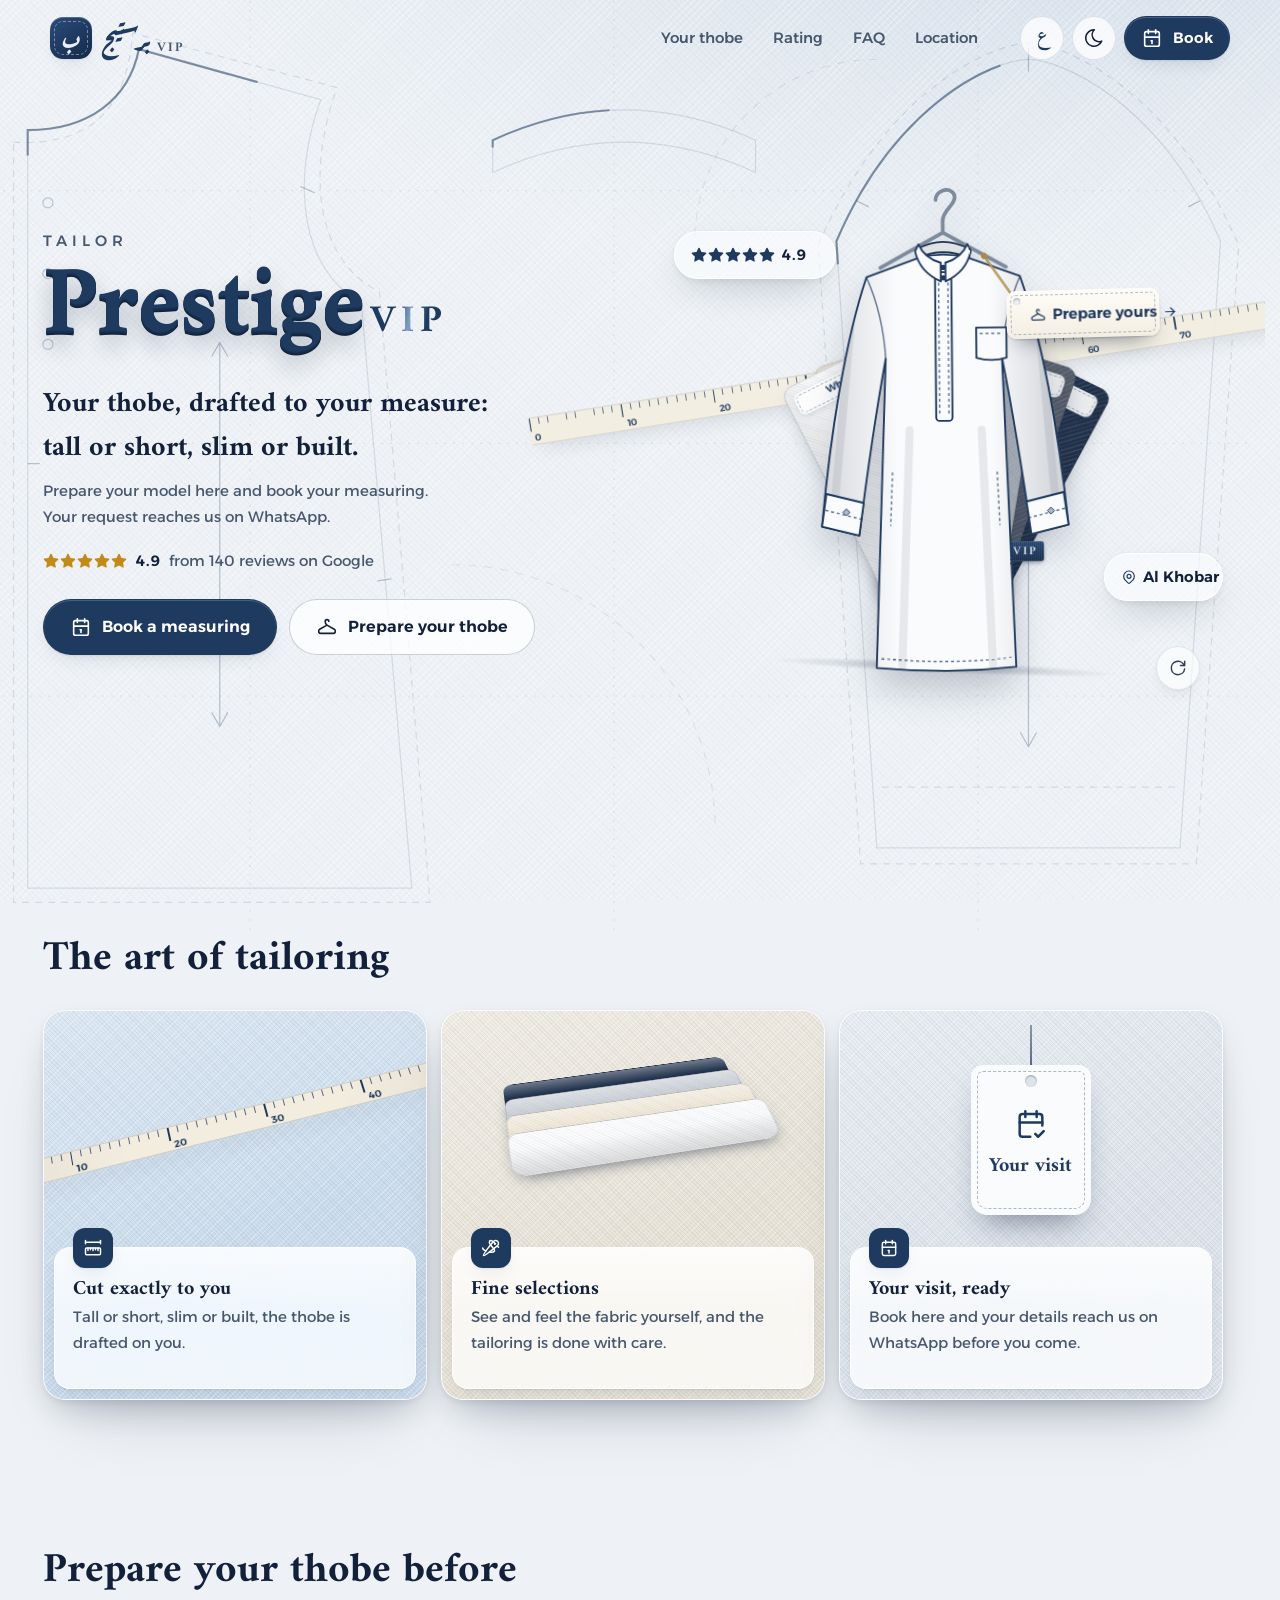
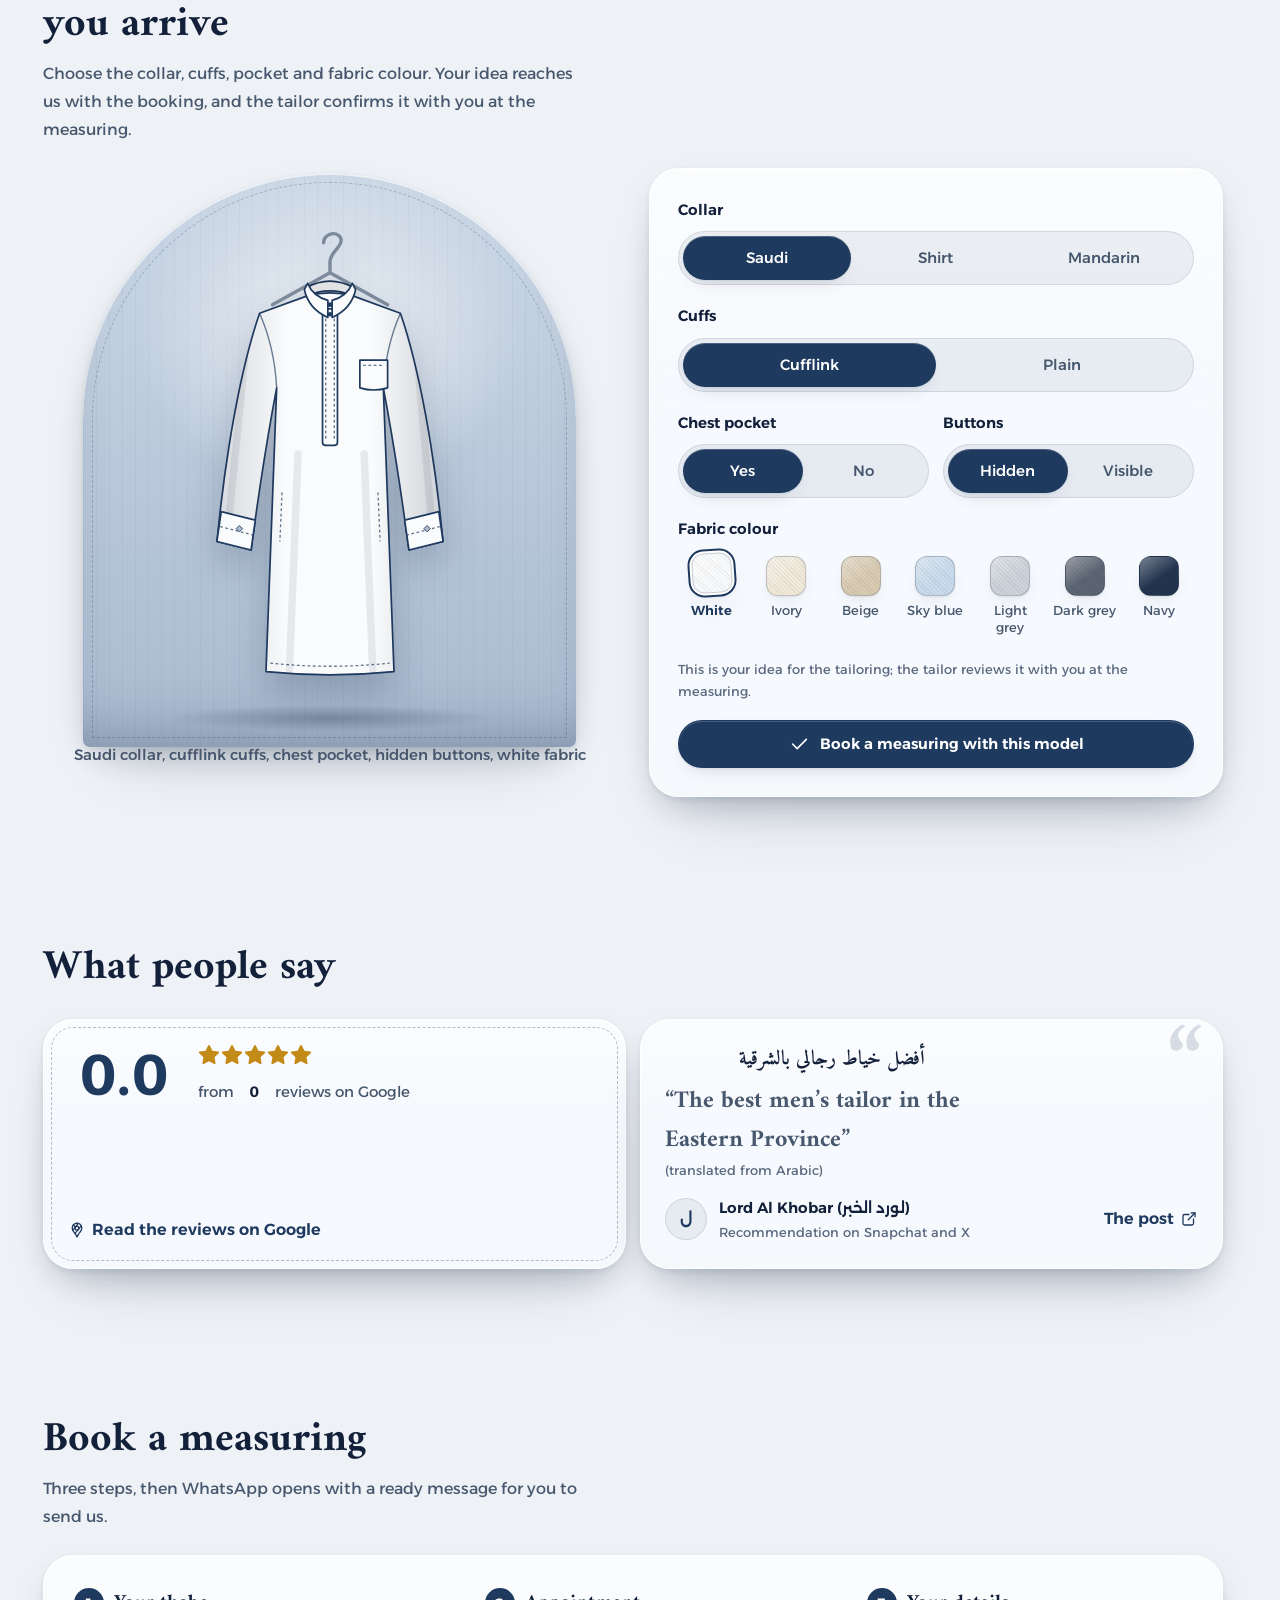
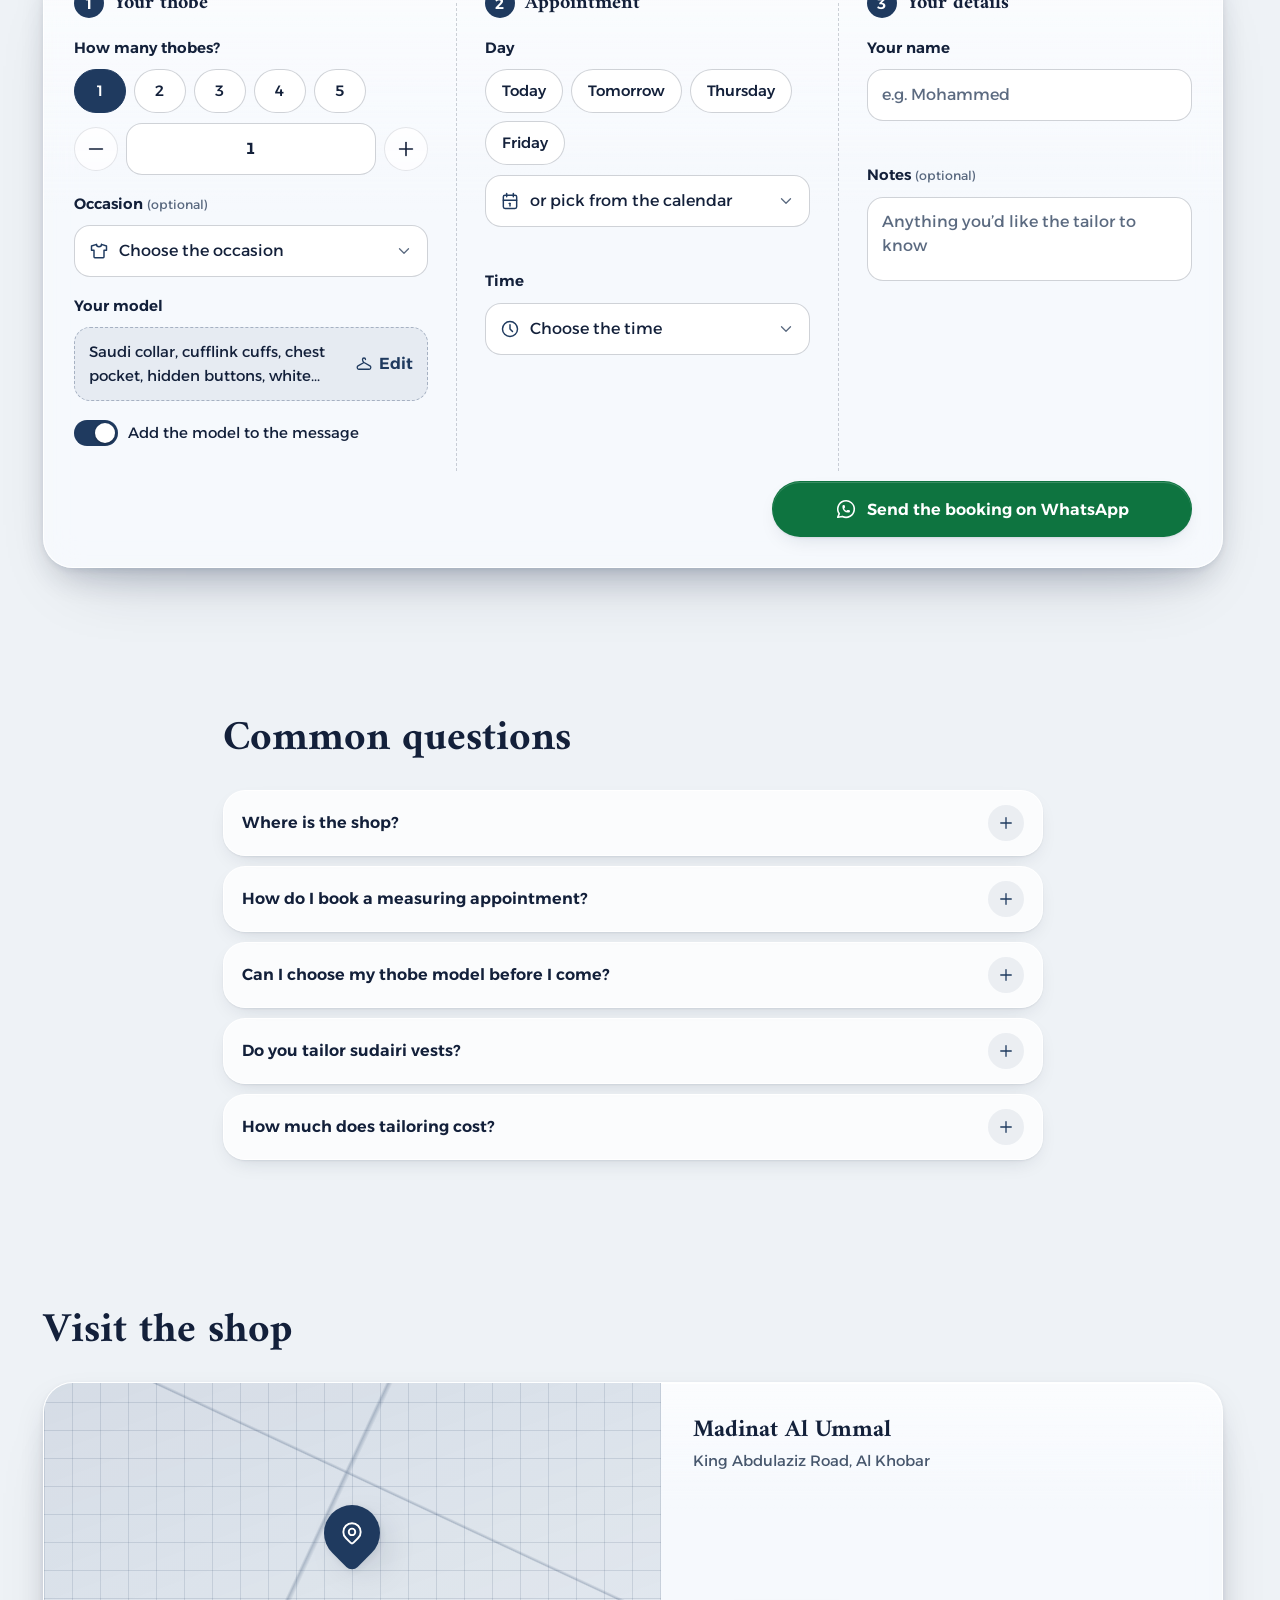
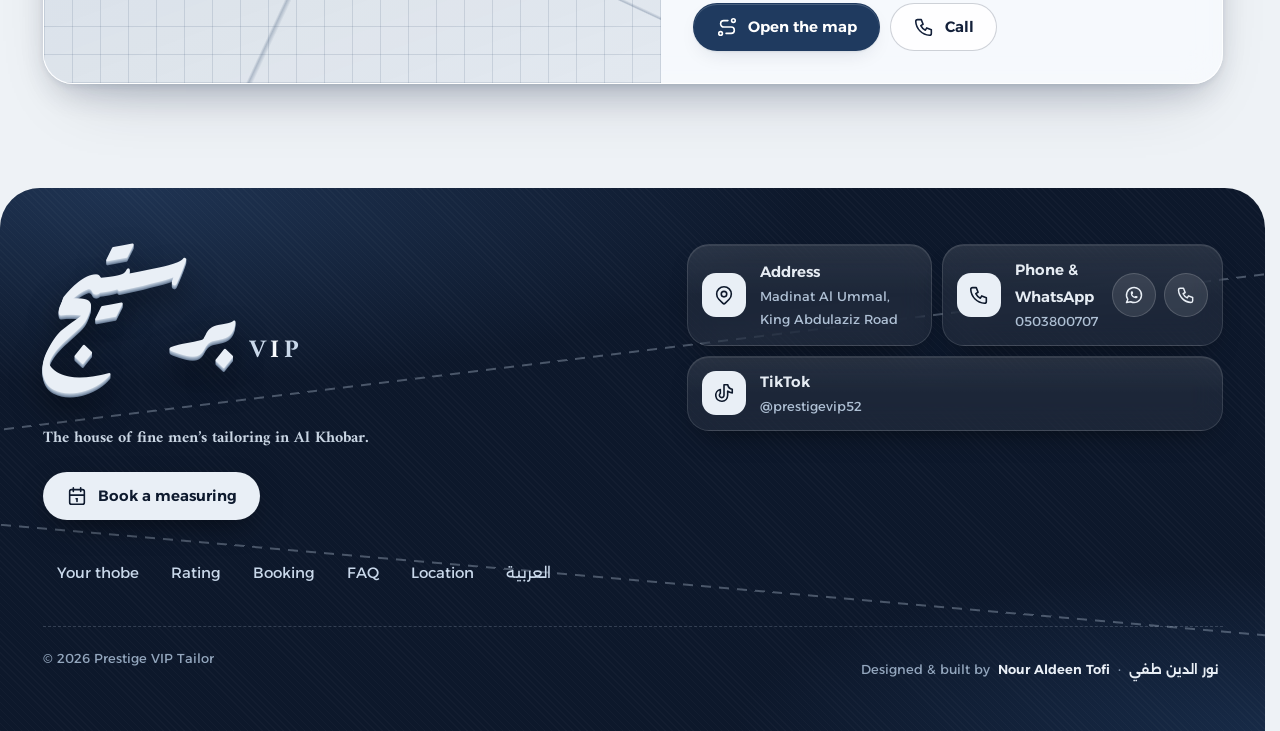
<file: en/index.html>
<!doctype html>
<html lang="en" dir="ltr" data-theme="light">
<head>
<meta charset="utf-8">
<meta name="viewport" content="width=device-width, initial-scale=1, viewport-fit=cover">
<title>Prestige VIP Tailor | Men&#39;s thobe tailoring in Al Khobar</title>
<meta name="description" content="Prestige VIP Tailor, a men’s tailor in Al Khobar on King Abdulaziz Road. Prepare your thobe model and book a measuring appointment that reaches us on WhatsApp.">
<meta name="robots" content="noindex, nofollow">
<link rel="canonical" href="https://nouraldeentofi.github.io/prestige-vip-tailor/en/">
<link rel="alternate" hreflang="ar" href="https://nouraldeentofi.github.io/prestige-vip-tailor/">
<link rel="alternate" hreflang="en" href="https://nouraldeentofi.github.io/prestige-vip-tailor/en/">
<link rel="alternate" hreflang="x-default" href="https://nouraldeentofi.github.io/prestige-vip-tailor/">
<meta name="theme-color" content="#EEF2F6" id="metaTheme">
<meta name="color-scheme" content="light dark">
<meta property="og:type" content="website">
<meta property="og:locale" content="en_US">
<meta property="og:locale:alternate" content="ar_SA">
<meta property="og:site_name" content="Prestige VIP Tailor">
<meta property="og:title" content="Prestige VIP Tailor | Thobe tailoring in Al Khobar">
<meta property="og:description" content="Your thobe, drafted to your measure. Prepare your model and book your measuring on WhatsApp.">
<meta property="og:url" content="https://nouraldeentofi.github.io/prestige-vip-tailor/en/">
<meta property="og:image" content="https://nouraldeentofi.github.io/prestige-vip-tailor/assets/img/og.jpg">
<meta property="og:image:width" content="1200">
<meta property="og:image:height" content="630">
<meta property="og:image:alt" content="Prestige VIP Tailor">
<meta name="twitter:card" content="summary_large_image">
<link rel="icon" href="../assets/img/favicon.svg" type="image/svg+xml">
<link rel="icon" href="../assets/img/icon-192.png" sizes="192x192" type="image/png">
<link rel="apple-touch-icon" href="../assets/img/apple-touch-icon.png">
<link rel="preload" href="../assets/fonts/alexandria-latin-400-normal.woff2" as="font" type="font/woff2" crossorigin>
<link rel="preload" href="../assets/fonts/amiri-latin-700-normal.woff2" as="font" type="font/woff2" crossorigin>
<link rel="preload" href="../assets/fonts/aref-ruqaa-arabic-700-normal.woff2" as="font" type="font/woff2" crossorigin>
<link rel="stylesheet" href="../assets/css/site.css"><script>(function(){var d=document.documentElement;try{var t=localStorage.getItem('pv-theme');if(t==='dark'||t==='light'){d.dataset.theme=t;}}catch(e){}d.classList.add('js');var play=true;try{if(sessionStorage.getItem('pv-cut')){play=false;}else{sessionStorage.setItem('pv-cut','1');}}catch(e){}if(play&&!matchMedia('(prefers-reduced-motion: reduce)').matches){d.classList.add('cut-play');}})();</script>
<script type="application/ld+json">{"@context":"https://schema.org","@graph":[{"@type":"ClothingStore","@id":"https://nouraldeentofi.github.io/prestige-vip-tailor/#business","additionalType":"https://www.wikidata.org/wiki/Q242468","name":"خياط برستيج VIP","alternateName":["خياط برستيج VIP","خياط برستيج","برستيج VIP","برستيج في آي بي","برستيج في اي بي","بريستيج VIP","خياط بريستيج","برستيج للخياطة الرجالية","Prestige VIP Tailor","Prestige VIP","Prestige Tailor Khobar","Prestige VIP Tailoring Al Khobar","برستيج VIP للخياطة الرجالية","Prestige VIP فن التفصيل"],"description":"Men's tailor in Al Khobar for made-to-measure thobes, with measuring appointments booked over WhatsApp.","url":"https://nouraldeentofi.github.io/prestige-vip-tailor/","image":"https://nouraldeentofi.github.io/prestige-vip-tailor/assets/img/og.jpg","logo":"https://nouraldeentofi.github.io/prestige-vip-tailor/assets/img/icon-512.png","address":{"@type":"PostalAddress","streetAddress":"طريق الملك عبدالعزيز، حي مدينة العمال","addressLocality":"الخبر","addressRegion":"المنطقة الشرقية","addressCountry":"SA"},"areaServed":[{"@type":"City","name":"الخبر"},{"@type":"City","name":"الظهران"},{"@type":"City","name":"الدمام"}],"slogan":"فن التفصيل","knowsAbout":["تفصيل ثياب رجالية","ثوب سعودي","سديريات رجالية","تفصيل على المقاس","Men's thobe tailoring","Bespoke thobe","Sudairi vest"],"hasMap":"https://www.google.com/maps/search/?api=1&query=%D8%AE%D9%8A%D8%A7%D8%B7%20%D8%A8%D8%B1%D8%B3%D8%AA%D9%8A%D8%AC%20VIP&query_place_id=ChIJla3S1mPpST4RQ58vBt0TMYw","currenciesAccepted":"SAR","telephone":"+966503800707","sameAs":["https://www.tiktok.com/@prestigevip52","https://www.google.com/maps/search/?api=1&query=%D8%AE%D9%8A%D8%A7%D8%B7%20%D8%A8%D8%B1%D8%B3%D8%AA%D9%8A%D8%AC%20VIP&query_place_id=ChIJla3S1mPpST4RQ58vBt0TMYw"]},{"@type":"Service","@id":"https://nouraldeentofi.github.io/prestige-vip-tailor/#service","serviceType":"Made-to-measure men's thobe tailoring","name":"Thobe tailoring and measuring appointments","provider":{"@id":"https://nouraldeentofi.github.io/prestige-vip-tailor/#business"},"areaServed":{"@type":"City","name":"الخبر"},"availableChannel":{"@type":"ServiceChannel","serviceUrl":"https://nouraldeentofi.github.io/prestige-vip-tailor/en/#book"}},{"@type":"FAQPage","@id":"https://nouraldeentofi.github.io/prestige-vip-tailor/en/#faq","inLanguage":"en","mainEntity":[{"@type":"Question","name":"Where is the shop?","acceptedAnswer":{"@type":"Answer","text":"In Al Khobar, Madinat Al Ummal, on King Abdulaziz Road. Tap “Open the map” and Google Maps takes you straight there."}},{"@type":"Question","name":"How do I book a measuring appointment?","acceptedAnswer":{"@type":"Answer","text":"Choose how many thobes, the day and the time in the booking form, and WhatsApp opens with a ready message for you to send us."}},{"@type":"Question","name":"Can I choose my thobe model before I come?","acceptedAnswer":{"@type":"Answer","text":"Yes. In “Prepare your thobe” you choose the collar, cuffs, chest pocket, buttons and fabric colour. Your idea reaches us with the booking, and the tailor confirms it with you at the measuring."}},{"@type":"Question","name":"Do you tailor sudairi vests?","acceptedAnswer":{"@type":"Answer","text":"Yes, we tailor men's sudairi vests too. Ask us on WhatsApp about the models and fabrics."}},{"@type":"Question","name":"How much does tailoring cost?","acceptedAnswer":{"@type":"Answer","text":"The price depends on the fabric and the model you choose. Ask us on WhatsApp and we will reply."}}]},{"@type":"WebSite","@id":"https://nouraldeentofi.github.io/prestige-vip-tailor/#website","url":"https://nouraldeentofi.github.io/prestige-vip-tailor/","name":"خياط برستيج VIP","alternateName":"Prestige VIP Tailor","inLanguage":["ar-SA","en"],"publisher":{"@id":"https://nouraldeentofi.github.io/prestige-vip-tailor/#business"}},{"@type":"WebPage","@id":"https://nouraldeentofi.github.io/prestige-vip-tailor/en/#webpage","url":"https://nouraldeentofi.github.io/prestige-vip-tailor/en/","isPartOf":{"@id":"https://nouraldeentofi.github.io/prestige-vip-tailor/#website"},"about":{"@id":"https://nouraldeentofi.github.io/prestige-vip-tailor/#business"},"inLanguage":"en","name":"Prestige VIP Tailor | Men's thobe tailoring in Al Khobar"}]}</script>
</head>
<body>
<svg class="sprite" width="0" height="0" aria-hidden="true" focusable="false"><symbol id="i-arrow-left" viewBox="0 0 24 24"><g fill="none" stroke="currentColor" stroke-width="1.75" stroke-linecap="round" stroke-linejoin="round"><path d="M5 12l14 0" /> <path d="M5 12l6 6" /> <path d="M5 12l6 -6" /></g></symbol><symbol id="i-arrow-right" viewBox="0 0 24 24"><g fill="none" stroke="currentColor" stroke-width="1.75" stroke-linecap="round" stroke-linejoin="round"><path d="M5 12l14 0" /> <path d="M13 18l6 -6" /> <path d="M13 6l6 6" /></g></symbol><symbol id="i-brand-google-maps" viewBox="0 0 24 24"><g fill="none" stroke="currentColor" stroke-width="1.75" stroke-linecap="round" stroke-linejoin="round"><path d="M9.5 9.5a2.5 2.5 0 1 0 5 0a2.5 2.5 0 1 0 -5 0" /> <path d="M6.428 12.494l7.314 -9.252" /> <path d="M10.002 7.935l-2.937 -2.545" /> <path d="M17.693 6.593l-8.336 9.979" /> <path d="M17.591 6.376c.472 .907 .715 1.914 .709 2.935a7.263 7.263 0 0 1 -.72 3.18a19.085 19.085 0 0 1 -2.089 3c-.784 .933 -1.49 1.93 -2.11 2.98c-.314 .62 -.568 1.27 -.757 1.938c-.121 .36 -.277 .591 -.622 .591c-.315 0 -.463 -.136 -.626 -.593a10.595 10.595 0 0 0 -.779 -1.978a18.18 18.18 0 0 0 -1.423 -2.091c-.877 -1.184 -2.179 -2.535 -2.853 -4.071a7.077 7.077 0 0 1 -.621 -2.967a6.226 6.226 0 0 1 1.476 -4.055a6.25 6.25 0 0 1 4.811 -2.245a6.462 6.462 0 0 1 1.918 .284a6.255 6.255 0 0 1 3.686 3.092" /></g></symbol><symbol id="i-brand-instagram" viewBox="0 0 24 24"><g fill="none" stroke="currentColor" stroke-width="1.75" stroke-linecap="round" stroke-linejoin="round"><path d="M3 7a4 4 0 0 1 4 -4h10a4 4 0 0 1 4 4v10a4 4 0 0 1 -4 4h-10a4 4 0 0 1 -4 -4l0 -10" /> <path d="M8.5 12a3.5 3.5 0 1 0 7 0a3.5 3.5 0 0 0 -7 0" /> <path d="M17 7v.01" /></g></symbol><symbol id="i-brand-snapchat" viewBox="0 0 24 24"><g fill="none" stroke="currentColor" stroke-width="1.75" stroke-linecap="round" stroke-linejoin="round"><path d="M16.882 7.842a4.882 4.882 0 0 0 -9.764 0c0 4.273 -.213 6.409 -4.118 8.118c2 .882 2 .882 3 3c3 0 4 2 6 2s3 -2 6 -2c1 -2.118 1 -2.118 3 -3c-3.906 -1.709 -4.118 -3.845 -4.118 -8.118m-13.882 8.119c4 -2.118 4 -4.118 1 -7.118m17 7.118c-4 -2.118 -4 -4.118 -1 -7.118" /></g></symbol><symbol id="i-brand-tiktok" viewBox="0 0 24 24"><g fill="none" stroke="currentColor" stroke-width="1.75" stroke-linecap="round" stroke-linejoin="round"><path d="M21 7.917v4.034a9.948 9.948 0 0 1 -5 -1.951v4.5a6.5 6.5 0 1 1 -8 -6.326v4.326a2.5 2.5 0 1 0 4 2v-11.5h4.083a6.005 6.005 0 0 0 4.917 4.917" /></g></symbol><symbol id="i-brand-whatsapp" viewBox="0 0 24 24"><g fill="none" stroke="currentColor" stroke-width="1.75" stroke-linecap="round" stroke-linejoin="round"><path d="M3 21l1.65 -3.8a9 9 0 1 1 3.4 2.9l-5.05 .9" /> <path d="M9 10a.5 .5 0 0 0 1 0v-1a.5 .5 0 0 0 -1 0v1a5 5 0 0 0 5 5h1a.5 .5 0 0 0 0 -1h-1a.5 .5 0 0 0 0 1" /></g></symbol><symbol id="i-building-store" viewBox="0 0 24 24"><g fill="none" stroke="currentColor" stroke-width="1.75" stroke-linecap="round" stroke-linejoin="round"><path d="M3 21l18 0" /> <path d="M3 7v1a3 3 0 0 0 6 0v-1m0 1a3 3 0 0 0 6 0v-1m0 1a3 3 0 0 0 6 0v-1h-18l2 -4h14l2 4" /> <path d="M5 21l0 -10.15" /> <path d="M19 21l0 -10.15" /> <path d="M9 21v-4a2 2 0 0 1 2 -2h2a2 2 0 0 1 2 2v4" /></g></symbol><symbol id="i-calendar-check" viewBox="0 0 24 24"><g fill="none" stroke="currentColor" stroke-width="1.75" stroke-linecap="round" stroke-linejoin="round"><path d="M11.5 21h-5.5a2 2 0 0 1 -2 -2v-12a2 2 0 0 1 2 -2h12a2 2 0 0 1 2 2v6" /> <path d="M16 3v4" /> <path d="M8 3v4" /> <path d="M4 11h16" /> <path d="M15 19l2 2l4 -4" /></g></symbol><symbol id="i-calendar" viewBox="0 0 24 24"><g fill="none" stroke="currentColor" stroke-width="1.75" stroke-linecap="round" stroke-linejoin="round"><path d="M4 7a2 2 0 0 1 2 -2h12a2 2 0 0 1 2 2v12a2 2 0 0 1 -2 2h-12a2 2 0 0 1 -2 -2v-12" /> <path d="M16 3v4" /> <path d="M8 3v4" /> <path d="M4 11h16" /> <path d="M11 15h1" /> <path d="M12 15v3" /></g></symbol><symbol id="i-check" viewBox="0 0 24 24"><g fill="none" stroke="currentColor" stroke-width="1.75" stroke-linecap="round" stroke-linejoin="round"><path d="M5 12l5 5l10 -10" /></g></symbol><symbol id="i-chevron-down" viewBox="0 0 24 24"><g fill="none" stroke="currentColor" stroke-width="1.75" stroke-linecap="round" stroke-linejoin="round"><path d="M6 9l6 6l6 -6" /></g></symbol><symbol id="i-chevron-left" viewBox="0 0 24 24"><g fill="none" stroke="currentColor" stroke-width="1.75" stroke-linecap="round" stroke-linejoin="round"><path d="M15 6l-6 6l6 6" /></g></symbol><symbol id="i-chevron-right" viewBox="0 0 24 24"><g fill="none" stroke="currentColor" stroke-width="1.75" stroke-linecap="round" stroke-linejoin="round"><path d="M9 6l6 6l-6 6" /></g></symbol><symbol id="i-clock" viewBox="0 0 24 24"><g fill="none" stroke="currentColor" stroke-width="1.75" stroke-linecap="round" stroke-linejoin="round"><path d="M3 12a9 9 0 1 0 18 0a9 9 0 0 0 -18 0" /> <path d="M12 7v5l3 3" /></g></symbol><symbol id="i-external-link" viewBox="0 0 24 24"><g fill="none" stroke="currentColor" stroke-width="1.75" stroke-linecap="round" stroke-linejoin="round"><path d="M12 6h-6a2 2 0 0 0 -2 2v10a2 2 0 0 0 2 2h10a2 2 0 0 0 2 -2v-6" /> <path d="M11 13l9 -9" /> <path d="M15 4h5v5" /></g></symbol><symbol id="i-hanger" viewBox="0 0 24 24"><g fill="none" stroke="currentColor" stroke-width="1.75" stroke-linecap="round" stroke-linejoin="round"><path d="M14 6a2 2 0 1 0 -4 0c0 1.667 .67 3 2 4h-.008l7.971 4.428a2 2 0 0 1 1.029 1.749v.823a2 2 0 0 1 -2 2h-14a2 2 0 0 1 -2 -2v-.823a2 2 0 0 1 1.029 -1.749l7.971 -4.428" /></g></symbol><symbol id="i-home" viewBox="0 0 24 24"><g fill="none" stroke="currentColor" stroke-width="1.75" stroke-linecap="round" stroke-linejoin="round"><path d="M5 12l-2 0l9 -9l9 9l-2 0" /> <path d="M5 12v7a2 2 0 0 0 2 2h10a2 2 0 0 0 2 -2v-7" /> <path d="M9 21v-6a2 2 0 0 1 2 -2h2a2 2 0 0 1 2 2v6" /></g></symbol><symbol id="i-mail" viewBox="0 0 24 24"><g fill="none" stroke="currentColor" stroke-width="1.75" stroke-linecap="round" stroke-linejoin="round"><path d="M3 7a2 2 0 0 1 2 -2h14a2 2 0 0 1 2 2v10a2 2 0 0 1 -2 2h-14a2 2 0 0 1 -2 -2v-10" /> <path d="M3 7l9 6l9 -6" /></g></symbol><symbol id="i-map-pin" viewBox="0 0 24 24"><g fill="none" stroke="currentColor" stroke-width="1.75" stroke-linecap="round" stroke-linejoin="round"><path d="M9 11a3 3 0 1 0 6 0a3 3 0 0 0 -6 0" /> <path d="M17.657 16.657l-4.243 4.243a2 2 0 0 1 -2.827 0l-4.244 -4.243a8 8 0 1 1 11.314 0" /></g></symbol><symbol id="i-message-circle" viewBox="0 0 24 24"><g fill="none" stroke="currentColor" stroke-width="1.75" stroke-linecap="round" stroke-linejoin="round"><path d="M3 20l1.3 -3.9c-2.324 -3.437 -1.426 -7.872 2.1 -10.374c3.526 -2.501 8.59 -2.296 11.845 .48c3.255 2.777 3.695 7.266 1.029 10.501c-2.666 3.235 -7.615 4.215 -11.574 2.293l-4.7 1" /></g></symbol><symbol id="i-minus" viewBox="0 0 24 24"><g fill="none" stroke="currentColor" stroke-width="1.75" stroke-linecap="round" stroke-linejoin="round"><path d="M5 12l14 0" /></g></symbol><symbol id="i-moon" viewBox="0 0 24 24"><g fill="none" stroke="currentColor" stroke-width="1.75" stroke-linecap="round" stroke-linejoin="round"><path d="M12 3c.132 0 .263 0 .393 0a7.5 7.5 0 0 0 7.92 12.446a9 9 0 1 1 -8.313 -12.454l0 .008" /></g></symbol><symbol id="i-needle-thread" viewBox="0 0 24 24"><g fill="none" stroke="currentColor" stroke-width="1.75" stroke-linecap="round" stroke-linejoin="round"><path d="M3 21c-.667 -.667 3.262 -6.236 11.785 -16.709a3.5 3.5 0 1 1 5.078 4.791c-10.575 8.612 -16.196 12.585 -16.863 11.918" /> <path d="M17.5 6.5l-1 1" /> <path d="M17 7c-2.333 -2.667 -3.5 -4 -5 -4s-2 1 -2 2c0 4 8.161 8.406 6 11c-1.056 1.268 -3.363 1.285 -5.75 .808" /> <path d="M5.739 15.425c-1.393 -.565 -3.739 -1.925 -3.739 -3.425" /> <path d="M19.5 9.5l1.5 1.5" /></g></symbol><symbol id="i-phone" viewBox="0 0 24 24"><g fill="none" stroke="currentColor" stroke-width="1.75" stroke-linecap="round" stroke-linejoin="round"><path d="M5 4h4l2 5l-2.5 1.5a11 11 0 0 0 5 5l1.5 -2.5l5 2v4a2 2 0 0 1 -2 2a16 16 0 0 1 -15 -15a2 2 0 0 1 2 -2" /></g></symbol><symbol id="i-photo" viewBox="0 0 24 24"><g fill="none" stroke="currentColor" stroke-width="1.75" stroke-linecap="round" stroke-linejoin="round"><path d="M15 8h.01" /> <path d="M3 6a3 3 0 0 1 3 -3h12a3 3 0 0 1 3 3v12a3 3 0 0 1 -3 3h-12a3 3 0 0 1 -3 -3v-12" /> <path d="M3 16l5 -5c.928 -.893 2.072 -.893 3 0l5 5" /> <path d="M14 14l1 -1c.928 -.893 2.072 -.893 3 0l3 3" /></g></symbol><symbol id="i-plus" viewBox="0 0 24 24"><g fill="none" stroke="currentColor" stroke-width="1.75" stroke-linecap="round" stroke-linejoin="round"><path d="M12 5l0 14" /> <path d="M5 12l14 0" /></g></symbol><symbol id="i-reload" viewBox="0 0 24 24"><g fill="none" stroke="currentColor" stroke-width="1.75" stroke-linecap="round" stroke-linejoin="round"><path d="M19.933 13.041a8 8 0 1 1 -9.925 -8.788c3.899 -1 7.935 1.007 9.425 4.747" /> <path d="M20 4v5h-5" /></g></symbol><symbol id="i-route" viewBox="0 0 24 24"><g fill="none" stroke="currentColor" stroke-width="1.75" stroke-linecap="round" stroke-linejoin="round"><path d="M3 19a2 2 0 1 0 4 0a2 2 0 0 0 -4 0" /> <path d="M19 7a2 2 0 1 0 0 -4a2 2 0 0 0 0 4" /> <path d="M11 19h5.5a3.5 3.5 0 0 0 0 -7h-8a3.5 3.5 0 0 1 0 -7h4.5" /></g></symbol><symbol id="i-ruler-measure" viewBox="0 0 24 24"><g fill="none" stroke="currentColor" stroke-width="1.75" stroke-linecap="round" stroke-linejoin="round"><path d="M19.875 12c.621 0 1.125 .512 1.125 1.143v5.714c0 .631 -.504 1.143 -1.125 1.143h-15.875a1 1 0 0 1 -1 -1v-5.857c0 -.631 .504 -1.143 1.125 -1.143h15.75" /> <path d="M9 12v2" /> <path d="M6 12v3" /> <path d="M12 12v3" /> <path d="M18 12v3" /> <path d="M15 12v2" /> <path d="M3 3v4" /> <path d="M3 5h18" /> <path d="M21 3v4" /></g></symbol><symbol id="i-scissors" viewBox="0 0 24 24"><g fill="none" stroke="currentColor" stroke-width="1.75" stroke-linecap="round" stroke-linejoin="round"><path d="M3 7a3 3 0 1 0 6 0a3 3 0 1 0 -6 0" /> <path d="M3 17a3 3 0 1 0 6 0a3 3 0 1 0 -6 0" /> <path d="M8.6 8.6l10.4 10.4" /> <path d="M8.6 15.4l10.4 -10.4" /></g></symbol><symbol id="i-send" viewBox="0 0 24 24"><g fill="none" stroke="currentColor" stroke-width="1.75" stroke-linecap="round" stroke-linejoin="round"><path d="M10 14l11 -11" /> <path d="M21 3l-6.5 18a.55 .55 0 0 1 -1 0l-3.5 -7l-7 -3.5a.55 .55 0 0 1 0 -1l18 -6.5" /></g></symbol><symbol id="i-shirt" viewBox="0 0 24 24"><g fill="none" stroke="currentColor" stroke-width="1.75" stroke-linecap="round" stroke-linejoin="round"><path d="M15 4l6 2v5h-3v8a1 1 0 0 1 -1 1h-10a1 1 0 0 1 -1 -1v-8h-3v-5l6 -2a3 3 0 0 0 6 0" /></g></symbol><symbol id="i-star-filled" viewBox="0 0 24 24"><g fill="currentColor" stroke="none"><path d="M8.243 7.34l-6.38 .925l-.113 .023a1 1 0 0 0 -.44 1.684l4.622 4.499l-1.09 6.355l-.013 .11a1 1 0 0 0 1.464 .944l5.706 -3l5.693 3l.1 .046a1 1 0 0 0 1.352 -1.1l-1.091 -6.355l4.624 -4.5l.078 -.085a1 1 0 0 0 -.633 -1.62l-6.38 -.926l-2.852 -5.78a1 1 0 0 0 -1.794 0l-2.853 5.78z" /></g></symbol><symbol id="i-star" viewBox="0 0 24 24"><g fill="none" stroke="currentColor" stroke-width="1.75" stroke-linecap="round" stroke-linejoin="round"><path d="M12 17.75l-6.172 3.245l1.179 -6.873l-5 -4.867l6.9 -1l3.086 -6.253l3.086 6.253l6.9 1l-5 4.867l1.179 6.873l-6.158 -3.245" /></g></symbol><symbol id="i-sun" viewBox="0 0 24 24"><g fill="none" stroke="currentColor" stroke-width="1.75" stroke-linecap="round" stroke-linejoin="round"><path d="M8 12a4 4 0 1 0 8 0a4 4 0 1 0 -8 0" /> <path d="M3 12h1m8 -9v1m8 8h1m-9 8v1m-6.4 -15.4l.7 .7m12.1 -.7l-.7 .7m0 11.4l.7 .7m-12.1 -.7l-.7 .7" /></g></symbol><symbol id="i-user" viewBox="0 0 24 24"><g fill="none" stroke="currentColor" stroke-width="1.75" stroke-linecap="round" stroke-linejoin="round"><path d="M8 7a4 4 0 1 0 8 0a4 4 0 0 0 -8 0" /> <path d="M6 21v-2a4 4 0 0 1 4 -4h4a4 4 0 0 1 4 4v2" /></g></symbol><symbol id="i-x" viewBox="0 0 24 24"><g fill="none" stroke="currentColor" stroke-width="1.75" stroke-linecap="round" stroke-linejoin="round"><path d="M18 6l-12 12" /> <path d="M6 6l12 12" /></g></symbol></svg>
<a class="skip" href="#main">Skip to content</a>

<!-- خلفية المفهوم: ورقة باترون الخياط ترسم نفسها (ما تتفاعل مع الماوس) -->
<div class="atelier" aria-hidden="true">
  <svg class="pattern" viewBox="0 0 1440 1000" preserveAspectRatio="xMidYMid slice" focusable="false">
    <g class="p-grid">
      <path d="M0 500H1440M0 250H1440M0 750H1440M360 0V1000M720 0V1000M1080 0V1000"/>
      <path class="p-arc" d="M560 620A260 260 0 0 1 820 880"/>
      <path class="p-arc" d="M980 120A180 180 0 0 0 800 300"/>
    </g>
    <g class="p-piece">
      <path d="M140 190C200 190 240 160 250 110L430 160C400 240 410 330 470 360L520 940L140 940Z"/>
      <path class="p-seam" d="M126 202C204 206 238 168 244 94L446 148C416 232 424 318 488 350L538 954L126 954Z"/>
      <path class="p-trace" pathLength="1" d="M140 190C200 190 240 160 250 110L430 160C400 240 410 330 470 360L520 940L140 940Z"/>
      <path class="p-grain" d="M330 400V780M322 414L330 400L338 414M322 766L330 780L338 766"/>
      <path class="p-notch" d="M410 246L424 252M486 636L500 634M140 520H152"/>
      <circle cx="160" cy="262" r="5"/><circle cx="160" cy="332" r="5"/><circle cx="160" cy="402" r="5"/>
    </g>
    <g class="p-piece">
      <path d="M940 300C1000 160 1100 120 1130 120C1160 120 1260 160 1320 300L1280 900L980 900Z"/>
      <path class="p-seam" d="M922 304C990 146 1098 104 1130 104C1162 104 1270 146 1338 304L1296 916L964 916Z"/>
      <path class="p-trace p-trace-2" pathLength="1" d="M940 300C1000 160 1100 120 1130 120C1160 120 1260 160 1320 300L1280 900L980 900Z"/>
      <path class="p-grain" d="M1130 380V800M1122 394L1130 380L1138 394M1122 786L1130 800L1138 786"/>
      <path class="p-seam" d="M985 840H1275"/>
      <path class="p-notch" d="M1130 108V132M960 260L972 266M1300 260L1288 266"/>
    </g>
    <g class="p-piece">
      <path d="M600 200Q730 140 860 200L860 232Q730 172 600 232Z"/>
      <path class="p-trace p-trace-3" pathLength="1" d="M600 200Q730 140 860 200L860 232Q730 172 600 232Z"/>
    </g>
  </svg>
  <div class="sheen"></div>
</div>

<header class="hdr" id="hdr">
  <div class="hdr-in wrap">
    <a class="brand" href="#home" aria-label="Prestige VIP Tailor, home">
<span class="mono" aria-hidden="true"><span>ب</span></span>      <span class="brand-txt" aria-hidden="true"><span class="brand-mark" lang="ar">برستيج</span><span class="brand-vip" dir="ltr">VIP</span></span>
    </a>
    <nav class="hdr-nav" aria-label="Page sections">
      <a href="#thobe" data-nav="thobe">Your thobe</a>
      <a href="#reviews" data-nav="reviews">Rating</a>
      <a href="#faq" data-nav="faq">FAQ</a>
      <a href="#visit" data-nav="visit">Location</a>
    </nav>
    <div class="hdr-act">
      <a class="icon-btn lang-btn" href="../" hreflang="ar" lang="ar" aria-label="العربية">ع</a>
      <button class="icon-btn" id="themeBtn" type="button" aria-pressed="false" aria-label="Dark mode">
        <span class="tb-ic"><svg class="ic tb-moon" aria-hidden="true" focusable="false"><use href="#i-moon"></use></svg><svg class="ic tb-sun" aria-hidden="true" focusable="false"><use href="#i-sun"></use></svg></span>
      </button>
      <a class="btn btn-primary btn-sm hdr-cta" href="#book"><svg class="ic " aria-hidden="true" focusable="false"><use href="#i-calendar"></use></svg><span>Book</span></a>
    </div>
  </div>
  <div class="progress" aria-hidden="true"><i></i></div>
</header>

<main id="main">

<!-- ========== HERO ==========
     «على المقاس»: الطباشير يرسم باترون الثوب على القماش، المتر ينفرد والمقاسات تتعدّ، الغرزة تمشي على الحافة،
     بعدين القماش ينقص على الباترون ويصير نفس ثوب «جهّز ثوبك» على العلّاقة. كل هذا فوق الهيرو الجاهز بالـ HTML. -->
<section class="hero" id="home" aria-labelledby="h1">
  <div class="cut-cloth" aria-hidden="true"></div>
  <div class="hero-grid wrap">
    <div class="hero-stage">
      <div class="tape" aria-hidden="true"><div class="tape-run">
<span>0</span><span>10</span><span>20</span><span>30</span><span>40</span><span>50</span><span>60</span><span>70</span><span>80</span><span>90</span><span>100</span><span>110</span><span>120</span><span>130</span><span>140</span><span>150</span><span>160</span><span>170</span><span>180</span><span>190</span><span>0</span><span>10</span><span>20</span><span>30</span><span>40</span><span>50</span><span>60</span><span>70</span><span>80</span><span>90</span><span>100</span><span>110</span><span>120</span><span>130</span><span>140</span><span>150</span><span>160</span><span>170</span><span>180</span><span>190</span>      </div></div>
      <div class="scene" aria-hidden="true">
        <div class="fan">
          <div class="sw" style="--i:0;--c:#FAFBFC;--ink:#1F3A5F"><div class="sw-face"><span class="sw-tag">White</span><span class="sw-hole"></span></div></div>
          <div class="sw" style="--i:1;--c:#F1EADB;--ink:#1F3A5F"><div class="sw-face"><span class="sw-tag">Ivory</span><span class="sw-hole"></span></div></div>
          <div class="sw" style="--i:2;--c:#D9CBB2;--ink:#1F3A5F"><div class="sw-face"><span class="sw-tag">Beige</span><span class="sw-hole"></span></div></div>
          <div class="sw" style="--i:3;--c:#C9DBEC;--ink:#1F3A5F"><div class="sw-face"><span class="sw-tag">Sky blue</span><span class="sw-hole"></span></div></div>
          <div class="sw" style="--i:4;--c:#CDD3DA;--ink:#1F3A5F"><div class="sw-face"><span class="sw-tag">Light grey</span><span class="sw-hole"></span></div></div>
          <div class="sw" style="--i:5;--c:#5C6573;--ink:#EEF2F6"><div class="sw-face"><span class="sw-tag">Dark grey</span><span class="sw-hole"></span></div></div>
          <div class="sw" style="--i:6;--c:#22344F;--ink:#EEF2F6"><div class="sw-face"><span class="sw-tag">Navy</span><span class="sw-hole"></span></div></div>
        </div>
        <div class="scene-floor"></div>
      </div>

      <div class="cut-board">
        <!-- the finished thobe (the builder's own drawing), revealed when the cloth fills the pattern -->
        <div class="cut-fill" aria-hidden="true"><div class="cut-fill-in"><div class="cut-swing">
          <span class="cut-vip" dir="ltr"><span>VIP</span></span>
          <svg class="thobe cut-thobe" viewBox="0 0 300 430" focusable="false" data-collar="saudi" data-cuff="kabak" data-pocket="yes" data-buttons="hidden">
<defs>
              <clipPath id="htClip"><path d="M128 62L84 78C66 130 52 210 44 292L76 300C84 240 92 190 100 148L90 414Q150 420 210 414L200 148C208 190 216 240 224 300L256 292C248 210 234 130 216 78L172 62Q150 56 128 62Z"/></clipPath>
              <linearGradient id="htShade" x1="0" x2="1" y1="0" y2="0">
                <stop offset="0" stop-color="#0B1830" stop-opacity=".16"/><stop offset=".32" stop-color="#0B1830" stop-opacity="0"/>
                <stop offset=".68" stop-color="#0B1830" stop-opacity="0"/><stop offset="1" stop-color="#0B1830" stop-opacity=".2"/>
              </linearGradient>
            </defs>
            <!-- hanger -->
            <g class="hanger"><path pathLength="1" d="M150 40V30C150 22 158 18 160 12C162 6 156 2 150 4C145 6 144 10 144 12"/><path pathLength="1" d="M150 40L96 70M150 40L204 70"/></g>
            <!-- body -->
            <path class="cloth" d="M128 62L84 78C66 130 52 210 44 292L76 300C84 240 92 190 100 148L90 414Q150 420 210 414L200 148C208 190 216 240 224 300L256 292C248 210 234 130 216 78L172 62Q150 56 128 62Z"/>
            <g clip-path="url(#htClip)">
              <rect class="shade" x="40" y="50" width="220" height="380" fill="url(#htShade)"/>
              <path class="fold" d="M120 210L112 412M182 210L190 412M70 120L54 284M232 120L246 284"/>
            </g>
            <path class="seam" d="M84 78Q98 110 100 148M216 78Q202 110 200 148"/>
            <path class="stitch" d="M94 406Q150 412 206 406"/>
            <path class="stitch" d="M105 246L103 292M195 246L197 292"/>
            <!-- placket -->
            <g class="placket"><rect class="cloth" x="143" y="74" width="14" height="128" rx="3"/><path class="stitch" d="M146 78V198M154 78V198"/></g>
            <g class="opt opt-buttons-shown"><circle cx="150" cy="102" r="2.6"/><circle cx="150" cy="128" r="2.6"/><circle cx="150" cy="154" r="2.6"/><circle cx="150" cy="180" r="2.6"/></g>
            <!-- chest pocket (wearer's left = viewer's right) -->
            <g class="opt opt-pocket"><path class="cloth" d="M178 122H204V148Q191 152 178 148Z"/><path class="stitch" d="M181 127H201"/></g>
            <!-- cuffs -->
            <g class="opt opt-cuff-kabak"><path class="cloth" d="M44 292L76 300L80 272L48 264Z"/><path class="stitch" d="M47 278L78 286"/><path class="link" d="M62 280l3 -3l3 3l-3 3z"/><path class="cloth" d="M256 292L224 300L220 272L252 264Z"/><path class="stitch" d="M253 278L222 286"/><path class="link" d="M238 280l3 -3l3 3l-3 3z"/></g>
            <g class="opt opt-cuff-sada"><path class="cloth" d="M44 292L76 300L78 286L46 279Z"/><circle class="btn-dot" cx="61" cy="290" r="2"/><path class="cloth" d="M256 292L224 300L222 286L254 279Z"/><circle class="btn-dot" cx="239" cy="290" r="2"/></g>
            <!-- collars -->
            <g class="opt opt-collar-saudi"><path class="cloth back" d="M128 54Q150 42 172 54L172 62Q150 52 128 62Z"/><path class="cloth" d="M126 56Q130 74 148 82L148 66Q134 62 129 50Z"/><path class="cloth" d="M174 56Q170 74 152 82L152 66Q166 62 171 50Z"/><circle class="btn-dot" cx="150" cy="70" r="2.2"/><circle class="btn-dot" cx="150" cy="79" r="2.2"/></g>
            <g class="opt opt-collar-qallab"><path class="cloth back" d="M128 52Q150 42 172 52L172 60Q150 50 128 60Z"/><path class="cloth" d="M128 54Q133 70 147 80L140 98L123 72Q121 61 128 54Z"/><path class="cloth" d="M172 54Q167 70 153 80L160 98L177 72Q179 61 172 54Z"/><circle class="btn-dot" cx="150" cy="82" r="2.2"/></g>
            <g class="opt opt-collar-sini"><path class="cloth back" d="M130 58Q150 50 170 58L170 62Q150 55 130 62Z"/><path class="cloth" d="M128 60Q133 72 148 76L148 68Q137 66 131 57Z"/><path class="cloth" d="M172 60Q167 72 152 76L152 68Q163 66 169 57Z"/></g>
          </svg>
          <div class="turn-sheen"><i></i></div>
          <span class="cut-vip-st"></span>
        </div></div></div>
        <!-- tailor's draft: construction lines, pattern, measurements, running stitch -->
        <svg class="cut-draft" viewBox="0 0 300 430" aria-hidden="true" focusable="false">
          <defs>
            <mask id="cutStMask" maskUnits="userSpaceOnUse" x="-20" y="-20" width="340" height="470"><path class="c-st-rev" pathLength="1" d="M129 69L89 84C72 134 58 212 51 287L70 292C78 239 86 189 94 147Q100 136 106 147L96 408Q150 414 204 408L194 147Q200 136 206 147C214 189 222 239 230 292L249 287C242 212 228 134 211 84L171 69Q150 63 129 69Z"/></mask>
          </defs>
          <g class="c-g1">
            <g class="c-con">
              <path pathLength="1" style="--k:0" d="M150 36V424"/>
              <path pathLength="1" style="--k:1" d="M66 70H234"/>
              <path pathLength="1" style="--k:2" d="M56 150H244"/>
              <path pathLength="1" style="--k:3" d="M72 250H228"/>
              <path pathLength="1" style="--k:4" d="M74 414H226"/>
            </g>
            <g class="c-mark">
              <path d="M80 72L75 65M220 72L225 65M93 148H85M207 148H215M91 398H83M209 398H217"/>
              <path d="M118 200V330M113 210L118 200L123 210M113 320L118 330L123 320"/>
            </g>
            <g class="c-dims">
              <path class="c-dim-sh" pathLength="1" d="M84 34V46M84 40H216M216 34V46"/>
              <path class="c-dim-sl" pathLength="1" d="M65.3 74.5L75.1 76.3M70.2 75.4L30.2 289.4M25.3 288.5L35.1 290.3"/>
              <path class="c-dim-len" pathLength="1" d="M264 62H282M264 414H282"/>
            </g>
          </g>
          <g class="c-g2">
            <path class="c-out" pathLength="1" d="M128 62L84 78C66 130 52 210 44 292L76 300C84 240 92 190 100 148L90 414Q150 420 210 414L200 148C208 190 216 240 224 300L256 292C248 210 234 130 216 78L172 62Q150 56 128 62Z"/>
            <g class="c-det">
              <path pathLength="1" style="--k:0" d="M128 54Q150 42 172 54M126 56Q130 74 148 82M174 56Q170 74 152 82"/>
              <path pathLength="1" style="--k:1" d="M84 78Q98 110 100 148M216 78Q202 110 200 148"/>
              <path pathLength="1" style="--k:2" d="M48 264L80 272M252 264L220 272"/>
              <path pathLength="1" style="--k:3" d="M178 122H204V148Q191 152 178 148Z"/>
            </g>
          </g>
          <path class="c-st" mask="url(#cutStMask)" d="M129 69L89 84C72 134 58 212 51 287L70 292C78 239 86 189 94 147Q100 136 106 147L96 408Q150 414 204 408L194 147Q200 136 206 147C214 189 222 239 230 292L249 287C242 212 228 134 211 84L171 69Q150 63 129 69Z"/>
        </svg>
        <div class="cut-meas" aria-hidden="true">
          <div class="cut-tape"><div class="cut-tape-in"></div><i class="cut-tape-tip"></i></div>
          <span class="cut-chalk"></span><span class="cut-m m-sh"><span class="m-k">Shoulder</span><span class="odo" dir="ltr"><i style="--d:4"><b><span>0</span><span>1</span><span>2</span><span>3</span><span>4</span><span>5</span><span>6</span><span>7</span><span>8</span><span>9</span></b></i><i style="--d:7"><b><span>0</span><span>1</span><span>2</span><span>3</span><span>4</span><span>5</span><span>6</span><span>7</span><span>8</span><span>9</span></b></i></span><small>cm</small></span>
          <span class="cut-m m-sl"><span class="m-k">Sleeve</span><span class="odo" dir="ltr"><i style="--d:6"><b><span>0</span><span>1</span><span>2</span><span>3</span><span>4</span><span>5</span><span>6</span><span>7</span><span>8</span><span>9</span></b></i><i style="--d:2"><b><span>0</span><span>1</span><span>2</span><span>3</span><span>4</span><span>5</span><span>6</span><span>7</span><span>8</span><span>9</span></b></i></span><small>cm</small></span>
          <span class="cut-m m-len"><span class="m-k">Length</span><span class="odo" dir="ltr"><i style="--d:1"><b><span>0</span><span>1</span><span>2</span><span>3</span><span>4</span><span>5</span><span>6</span><span>7</span><span>8</span><span>9</span></b></i><i style="--d:4"><b><span>0</span><span>1</span><span>2</span><span>3</span><span>4</span><span>5</span><span>6</span><span>7</span><span>8</span><span>9</span></b></i><i style="--d:8"><b><span>0</span><span>1</span><span>2</span><span>3</span><span>4</span><span>5</span><span>6</span><span>7</span><span>8</span><span>9</span></b></i></span><small>cm</small></span>
        </div>
        <!-- swing tag on the hanger: straight into the builder -->
        <div class="cut-tagw"><span class="cut-str" aria-hidden="true"></span><a class="cut-tag" href="#thobe"><svg class="ic " aria-hidden="true" focusable="false"><use href="#i-hanger"></use></svg><span>Prepare yours</span><svg class="ic cut-arr" aria-hidden="true" focusable="false"><use href="#i-arrow-right"></use></svg></a></div>
      </div>

<div class="hchip hchip-a glass" aria-hidden="true"><span class="stars" aria-hidden="true"><svg class="ic st" style="--k:0" focusable="false"><use href="#i-star-filled"></use></svg><svg class="ic st" style="--k:1" focusable="false"><use href="#i-star-filled"></use></svg><svg class="ic st" style="--k:2" focusable="false"><use href="#i-star-filled"></use></svg><svg class="ic st" style="--k:3" focusable="false"><use href="#i-star-filled"></use></svg><svg class="ic st" style="--k:4" focusable="false"><use href="#i-star-filled"></use></svg></span><b dir="ltr">4.9</b></div>      <div class="hchip hchip-b glass" aria-hidden="true"><svg class="ic " aria-hidden="true" focusable="false"><use href="#i-map-pin"></use></svg><span>Al Khobar</span></div>
      <button class="icon-btn cut-replay" type="button" aria-label="Replay the tailoring" title="Replay the tailoring"><svg class="ic " aria-hidden="true" focusable="false"><use href="#i-reload"></use></svg></button>
    </div>

    <div class="hero-copy">
      <h1 id="h1" class="hero-title">
        <span class="ht-mark enter" style="--d:2">Prestige</span>
        <span class="ht-vip enter" style="--d:3">VIP</span>
        <span class="ht-kind enter" style="--d:1">Tailor</span>
      </h1>
      <p class="hero-lead enter" style="--d:4">Your thobe, drafted to your measure: tall or short, slim or built.</p>
      <p class="hero-sub enter" style="--d:5">Prepare your model here and book your measuring. Your request reaches us on WhatsApp.</p>
      <div class="hero-meta enter" style="--d:5">
<a class="hero-rate" href="#reviews"><span class="stars" aria-hidden="true"><svg class="ic st" style="--k:0" focusable="false"><use href="#i-star-filled"></use></svg><svg class="ic st" style="--k:1" focusable="false"><use href="#i-star-filled"></use></svg><svg class="ic st" style="--k:2" focusable="false"><use href="#i-star-filled"></use></svg><svg class="ic st" style="--k:3" focusable="false"><use href="#i-star-filled"></use></svg><svg class="ic st" style="--k:4" focusable="false"><use href="#i-star-filled"></use></svg></span><b dir="ltr">4.9</b><span>from <span dir="ltr">140</span> reviews on Google</span></a>        <span class="open-badge" id="openBadge" hidden><i></i><span>Open now · closes 11:00 pm</span></span>
      </div>
      <div class="hero-cta enter" style="--d:6">
        <a class="btn btn-primary btn-lg shine" id="heroCta" href="#book"><svg class="ic " aria-hidden="true" focusable="false"><use href="#i-calendar"></use></svg><span>Book a measuring</span></a>
        <a class="btn btn-ghost btn-lg d-only" href="#thobe"><svg class="ic " aria-hidden="true" focusable="false"><use href="#i-hanger"></use></svg><span>Prepare your thobe</span></a>
      </div>
      <ul class="quick enter" style="--d:7" aria-label="Quick contact">
<li><a class="q" href="tel:+966503800707"><svg class="ic " aria-hidden="true" focusable="false"><use href="#i-phone"></use></svg><span>Call</span></a></li><li><a class="q q-wa" href="https://wa.me/966503800707" target="_blank" rel="noopener"><svg class="ic " aria-hidden="true" focusable="false"><use href="#i-brand-whatsapp"></use></svg><span>WhatsApp</span></a></li>        <li><a class="q" href="https://www.google.com/maps/search/?api=1&amp;query=%D8%AE%D9%8A%D8%A7%D8%B7%20%D8%A8%D8%B1%D8%B3%D8%AA%D9%8A%D8%AC%20VIP&amp;query_place_id=ChIJla3S1mPpST4RQ58vBt0TMYw" target="_blank" rel="noopener"><svg class="ic " aria-hidden="true" focusable="false"><use href="#i-map-pin"></use></svg><span>Location</span></a></li>
<li><a class="q" href="https://www.tiktok.com/@prestigevip52" target="_blank" rel="noopener"><svg class="ic " aria-hidden="true" focusable="false"><use href="#i-brand-tiktok"></use></svg><span>TikTok</span></a></li>      </ul>
    </div>
  </div>
</section>

<!-- ========== ليش برستيج ========== -->
<section class="sec" id="why" aria-labelledby="why-h">
  <div class="wrap">
    <header class="sec-head">
      <h2 id="why-h" class="h2 slide">The art of tailoring</h2>
    </header>
    <div class="swipe why-row" data-swipe role="region" aria-label="Why Prestige, swipe for more">
      <article class="why-card rv" style="--fab:#C9DBEC">
        <div class="why-art" aria-hidden="true">
          <div class="mini-tape"><div class="tape-run"><span>0</span><span>10</span><span>20</span><span>30</span><span>40</span><span>50</span><span>60</span><span>70</span><span>80</span><span>90</span><span>100</span><span>110</span><span>0</span><span>10</span><span>20</span><span>30</span><span>40</span><span>50</span><span>60</span><span>70</span><span>80</span><span>90</span><span>100</span><span>110</span></div></div>
        </div>
        <div class="why-body glass-soft">
          <span class="why-ic"><svg class="ic " aria-hidden="true" focusable="false"><use href="#i-ruler-measure"></use></svg></span>
          <h3>Cut exactly to you</h3>
          <p>Tall or short, slim or built, the thobe is drafted on you.</p>
        </div>
      </article>
      <article class="why-card rv" style="--fab:#E7E2D6">
        <div class="why-art" aria-hidden="true">
          <div class="folds">
            <span style="--j:0;--f:#22344F"></span><span style="--j:1;--f:#CDD3DA"></span><span style="--j:2;--f:#F1EADB"></span><span style="--j:3;--f:#FAFBFC"></span>
          </div>
        </div>
        <div class="why-body glass-soft">
          <span class="why-ic"><svg class="ic " aria-hidden="true" focusable="false"><use href="#i-needle-thread"></use></svg></span>
          <h3>Fine selections</h3>
          <p>See and feel the fabric yourself, and the tailoring is done with care.</p>
        </div>
      </article>
      <article class="why-card rv" style="--fab:#DCE3EB">
        <div class="why-art" aria-hidden="true">
          <div class="tag3d"><span class="tag-string"></span><span class="tag-card"><svg class="ic " aria-hidden="true" focusable="false"><use href="#i-calendar-check"></use></svg><b>Your visit</b></span></div>
        </div>
        <div class="why-body glass-soft">
          <span class="why-ic"><svg class="ic " aria-hidden="true" focusable="false"><use href="#i-calendar"></use></svg></span>
          <h3>Your visit, ready</h3>
          <p>Book here and your details reach us on WhatsApp before you come.</p>
        </div>
      </article>
    </div>
    <div class="dots m-only" aria-hidden="true"></div>
  </div>
</section>

<!-- ========== جهّز ثوبك ========== -->
<section class="sec builder" id="thobe" aria-labelledby="thobe-h">
  <div class="wrap">
    <header class="sec-head">
      <h2 id="thobe-h" class="h2 slide">Prepare your thobe before you arrive</h2>
      <p class="sec-sub rv">Choose the collar, cuffs, pocket and fabric colour. Your idea reaches us with the booking, and the tailor confirms it with you at the measuring.</p>
    </header>
    <form class="bld" id="bld" onsubmit="return false" aria-label="Prepare your thobe model">
      <div class="bld-stage rv">
        <div class="turn">
          <svg class="thobe" id="thobeSvg" viewBox="0 0 300 430" role="img" aria-labelledby="thobeCap" data-collar="saudi" data-cuff="kabak" data-pocket="yes" data-buttons="hidden" style="--fab:#FAFBFC;--seam:#1F3A5F">
            <title id="thobeCap">Thobe drawing that changes with your choices</title>
<defs>
              <clipPath id="tbClip"><path d="M128 62L84 78C66 130 52 210 44 292L76 300C84 240 92 190 100 148L90 414Q150 420 210 414L200 148C208 190 216 240 224 300L256 292C248 210 234 130 216 78L172 62Q150 56 128 62Z"/></clipPath>
              <linearGradient id="tbShade" x1="0" x2="1" y1="0" y2="0">
                <stop offset="0" stop-color="#0B1830" stop-opacity=".16"/><stop offset=".32" stop-color="#0B1830" stop-opacity="0"/>
                <stop offset=".68" stop-color="#0B1830" stop-opacity="0"/><stop offset="1" stop-color="#0B1830" stop-opacity=".2"/>
              </linearGradient>
            </defs>
            <!-- hanger -->
            <g class="hanger"><path pathLength="1" d="M150 40V30C150 22 158 18 160 12C162 6 156 2 150 4C145 6 144 10 144 12"/><path pathLength="1" d="M150 40L96 70M150 40L204 70"/></g>
            <!-- body -->
            <path class="cloth" d="M128 62L84 78C66 130 52 210 44 292L76 300C84 240 92 190 100 148L90 414Q150 420 210 414L200 148C208 190 216 240 224 300L256 292C248 210 234 130 216 78L172 62Q150 56 128 62Z"/>
            <g clip-path="url(#tbClip)">
              <rect class="shade" x="40" y="50" width="220" height="380" fill="url(#tbShade)"/>
              <path class="fold" d="M120 210L112 412M182 210L190 412M70 120L54 284M232 120L246 284"/>
            </g>
            <path class="seam" d="M84 78Q98 110 100 148M216 78Q202 110 200 148"/>
            <path class="stitch" d="M94 406Q150 412 206 406"/>
            <path class="stitch" d="M105 246L103 292M195 246L197 292"/>
            <!-- placket -->
            <g class="placket"><rect class="cloth" x="143" y="74" width="14" height="128" rx="3"/><path class="stitch" d="M146 78V198M154 78V198"/></g>
            <g class="opt opt-buttons-shown"><circle cx="150" cy="102" r="2.6"/><circle cx="150" cy="128" r="2.6"/><circle cx="150" cy="154" r="2.6"/><circle cx="150" cy="180" r="2.6"/></g>
            <!-- chest pocket (wearer's left = viewer's right) -->
            <g class="opt opt-pocket"><path class="cloth" d="M178 122H204V148Q191 152 178 148Z"/><path class="stitch" d="M181 127H201"/></g>
            <!-- cuffs -->
            <g class="opt opt-cuff-kabak"><path class="cloth" d="M44 292L76 300L80 272L48 264Z"/><path class="stitch" d="M47 278L78 286"/><path class="link" d="M62 280l3 -3l3 3l-3 3z"/><path class="cloth" d="M256 292L224 300L220 272L252 264Z"/><path class="stitch" d="M253 278L222 286"/><path class="link" d="M238 280l3 -3l3 3l-3 3z"/></g>
            <g class="opt opt-cuff-sada"><path class="cloth" d="M44 292L76 300L78 286L46 279Z"/><circle class="btn-dot" cx="61" cy="290" r="2"/><path class="cloth" d="M256 292L224 300L222 286L254 279Z"/><circle class="btn-dot" cx="239" cy="290" r="2"/></g>
            <!-- collars -->
            <g class="opt opt-collar-saudi"><path class="cloth back" d="M128 54Q150 42 172 54L172 62Q150 52 128 62Z"/><path class="cloth" d="M126 56Q130 74 148 82L148 66Q134 62 129 50Z"/><path class="cloth" d="M174 56Q170 74 152 82L152 66Q166 62 171 50Z"/><circle class="btn-dot" cx="150" cy="70" r="2.2"/><circle class="btn-dot" cx="150" cy="79" r="2.2"/></g>
            <g class="opt opt-collar-qallab"><path class="cloth back" d="M128 52Q150 42 172 52L172 60Q150 50 128 60Z"/><path class="cloth" d="M128 54Q133 70 147 80L140 98L123 72Q121 61 128 54Z"/><path class="cloth" d="M172 54Q167 70 153 80L160 98L177 72Q179 61 172 54Z"/><circle class="btn-dot" cx="150" cy="82" r="2.2"/></g>
            <g class="opt opt-collar-sini"><path class="cloth back" d="M130 58Q150 50 170 58L170 62Q150 55 130 62Z"/><path class="cloth" d="M128 60Q133 72 148 76L148 68Q137 66 131 57Z"/><path class="cloth" d="M172 60Q167 72 152 76L152 68Q163 66 169 57Z"/></g>
          </svg>
          <div class="turn-sheen" aria-hidden="true"><i></i></div>
        </div>
        <div class="turn-floor" aria-hidden="true"></div>
        <p class="bld-cap" id="bldCap" aria-live="polite">Saudi collar, cufflink cuffs, chest pocket, hidden buttons, white fabric</p>
      </div>

      <div class="bld-opts glass rv">
        <fieldset class="og">
          <legend>Collar</legend>
          <div class="seg" style="--n:3">
            <label><input type="radio" name="collar" value="saudi" data-t="Saudi collar" checked><span>Saudi</span></label>
            <label><input type="radio" name="collar" value="qallab" data-t="Shirt collar"><span>Shirt</span></label>
            <label><input type="radio" name="collar" value="sini" data-t="Mandarin collar"><span>Mandarin</span></label>
            <i class="seg-ind" aria-hidden="true"></i>
          </div>
        </fieldset>
        <fieldset class="og">
          <legend>Cuffs</legend>
          <div class="seg" style="--n:2">
            <label><input type="radio" name="cuff" value="kabak" data-t="cufflink cuffs" checked><span>Cufflink</span></label>
            <label><input type="radio" name="cuff" value="sada" data-t="plain cuffs"><span>Plain</span></label>
            <i class="seg-ind" aria-hidden="true"></i>
          </div>
        </fieldset>
        <div class="og-pair">
          <fieldset class="og">
            <legend>Chest pocket</legend>
            <div class="seg" style="--n:2">
              <label><input type="radio" name="pocket" value="yes" data-t="chest pocket" checked><span>Yes</span></label>
              <label><input type="radio" name="pocket" value="no" data-t="no chest pocket"><span>No</span></label>
              <i class="seg-ind" aria-hidden="true"></i>
            </div>
          </fieldset>
          <fieldset class="og">
            <legend>Buttons</legend>
            <div class="seg" style="--n:2">
              <label><input type="radio" name="buttons" value="hidden" data-t="hidden buttons" checked><span>Hidden</span></label>
              <label><input type="radio" name="buttons" value="shown" data-t="visible buttons"><span>Visible</span></label>
              <i class="seg-ind" aria-hidden="true"></i>
            </div>
          </fieldset>
        </div>
        <fieldset class="og">
          <legend>Fabric colour</legend>
          <div class="colors">
            <label class="col"><input type="radio" name="color" value="#FAFBFC" data-t="white fabric" data-seam="#1F3A5F" checked><span class="col-chip" style="--c:#FAFBFC"></span><span class="col-n">White</span></label>
            <label class="col"><input type="radio" name="color" value="#F1EADB" data-t="ivory fabric" data-seam="#1F3A5F" ><span class="col-chip" style="--c:#F1EADB"></span><span class="col-n">Ivory</span></label>
            <label class="col"><input type="radio" name="color" value="#D9CBB2" data-t="beige fabric" data-seam="#1F3A5F" ><span class="col-chip" style="--c:#D9CBB2"></span><span class="col-n">Beige</span></label>
            <label class="col"><input type="radio" name="color" value="#C9DBEC" data-t="sky blue fabric" data-seam="#1F3A5F" ><span class="col-chip" style="--c:#C9DBEC"></span><span class="col-n">Sky blue</span></label>
            <label class="col"><input type="radio" name="color" value="#CDD3DA" data-t="light grey fabric" data-seam="#1F3A5F" ><span class="col-chip" style="--c:#CDD3DA"></span><span class="col-n">Light grey</span></label>
            <label class="col"><input type="radio" name="color" value="#5C6573" data-t="dark grey fabric" data-seam="#E6ECF3" ><span class="col-chip" style="--c:#5C6573"></span><span class="col-n">Dark grey</span></label>
            <label class="col"><input type="radio" name="color" value="#22344F" data-t="navy fabric" data-seam="#E6ECF3" ><span class="col-chip" style="--c:#22344F"></span><span class="col-n">Navy</span></label>
          </div>
        </fieldset>
        <p class="bld-note">This is your idea for the tailoring; the tailor reviews it with you at the measuring.</p>
        <a class="btn btn-primary btn-block" href="#book" id="bldToBook"><svg class="ic " aria-hidden="true" focusable="false"><use href="#i-check"></use></svg><span>Book a measuring with this model</span></a>
      </div>
    </form>
  </div>
</section>

<!-- ========== التقييم ========== -->
<section class="sec" id="reviews" aria-labelledby="rev-h">
  <div class="wrap">
    <header class="sec-head">
      <h2 id="rev-h" class="h2 slide">What people say</h2>
    </header>
    <div class="proof">
      <div class="rate-card glass stitched rv">
        <div class="rate-top">
          <span class="rate-num count" data-to="4.9" data-dec="1" dir="ltr">4.9</span>
          <div>
            <span class="stars" aria-hidden="true"><svg class="ic st" style="--k:0" focusable="false"><use href="#i-star-filled"></use></svg><svg class="ic st" style="--k:1" focusable="false"><use href="#i-star-filled"></use></svg><svg class="ic st" style="--k:2" focusable="false"><use href="#i-star-filled"></use></svg><svg class="ic st" style="--k:3" focusable="false"><use href="#i-star-filled"></use></svg><svg class="ic st" style="--k:4" focusable="false"><use href="#i-star-filled"></use></svg></span>
            <p class="rate-of">from <b class="count" data-to="140" dir="ltr">140</b> reviews on Google</p>
          </div>
        </div>
        <a class="link-soft" href="https://www.google.com/maps/search/?api=1&amp;query=%D8%AE%D9%8A%D8%A7%D8%B7%20%D8%A8%D8%B1%D8%B3%D8%AA%D9%8A%D8%AC%20VIP&amp;query_place_id=ChIJla3S1mPpST4RQ58vBt0TMYw" target="_blank" rel="noopener"><svg class="ic " aria-hidden="true" focusable="false"><use href="#i-brand-google-maps"></use></svg><span>Read the reviews on Google</span></a>
      </div>
      <figure class="rec-card glass rv">
        <span class="rec-q" aria-hidden="true">“</span>
        <blockquote><p lang="ar" dir="rtl">أفضل خياط رجالي بالشرقية</p><p class="rec-tr">“The best men’s tailor in the Eastern Province” <small>(translated from Arabic)</small></p></blockquote>
        <figcaption>
          <span class="av" aria-hidden="true">ل</span>
          <span><b>Lord Al Khobar <span lang="ar" dir="rtl">(لورد الخبر)</span></b><small>Recommendation on Snapchat and X</small></span>
<a class="link-soft rec-link" href="https://x.com/Lordalkhobar/status/2018580608998572121" target="_blank" rel="noopener"><span>The post</span><svg class="ic " aria-hidden="true" focusable="false"><use href="#i-external-link"></use></svg></a>        </figcaption>
      </figure>
    </div>
  </div>
</section>


<!-- ========== الحجز ========== -->
<section class="sec book" id="book" aria-labelledby="book-h">
  <div class="wrap">
    <header class="sec-head">
      <h2 id="book-h" class="h2 slide">Book a measuring</h2>
      <p class="sec-sub rv">Three steps, then WhatsApp opens with a ready message for you to send us.</p>
    </header>
    <form class="wz glass rv" id="wz" novalidate>
      <div class="wz-top">
        <button class="icon-btn wz-back" type="button" id="wzBack" aria-label="Previous step"><svg class="ic " aria-hidden="true" focusable="false"><use href="#i-arrow-left"></use></svg></button>
        <div class="wz-prog" aria-hidden="true"><i id="wzBar"></i></div>
        <span class="wz-count" id="wzCount" aria-live="polite">Step <span dir="ltr">1</span> of <span dir="ltr">3</span></span>
      </div>
      <div class="wz-steps">
        <fieldset class="wz-step is-on" data-step="1">
          <legend class="wz-lg"><span class="wz-n" dir="ltr">1</span>Your thobe</legend>
          <div class="fld">
            <span class="lbl" id="lCount">How many thobes?</span>
            <div class="chips" role="group" aria-labelledby="lCount">
<button type="button" class="chip on" data-count="1" aria-pressed="true"><span dir="ltr">1</span></button><button type="button" class="chip" data-count="2" aria-pressed="false"><span dir="ltr">2</span></button><button type="button" class="chip" data-count="3" aria-pressed="false"><span dir="ltr">3</span></button><button type="button" class="chip" data-count="4" aria-pressed="false"><span dir="ltr">4</span></button><button type="button" class="chip" data-count="5" aria-pressed="false"><span dir="ltr">5</span></button>            </div>
            <div class="stepper">
              <button type="button" class="icon-btn" data-step-count="-1" aria-label="Fewer"><svg class="ic " aria-hidden="true" focusable="false"><use href="#i-minus"></use></svg></button>
              <input class="inp inp-num" id="fCount" name="count" type="text" inputmode="numeric" pattern="[0-9]*" value="1" aria-labelledby="lCount" enterkeyhint="next" dir="ltr" autocomplete="off">
              <button type="button" class="icon-btn" data-step-count="1" aria-label="More"><svg class="ic " aria-hidden="true" focusable="false"><use href="#i-plus"></use></svg></button>
            </div>
          </div>
          <div class="fld">
            <span class="lbl" id="lOcc">Occasion <small>(optional)</small></span>
            <div class="dd" id="ddOcc" data-title="What’s the occasion?">
              <button type="button" class="inp dd-btn" aria-haspopup="listbox" aria-expanded="false" aria-labelledby="lOcc ddOccVal"><svg class="ic dd-ic" aria-hidden="true" focusable="false"><use href="#i-shirt"></use></svg><span class="dd-val" id="ddOccVal" data-ph="Choose the occasion">Choose the occasion</span><svg class="ic dd-chev" aria-hidden="true" focusable="false"><use href="#i-chevron-down"></use></svg></button>
              <div class="pop"><ul class="dd-list" role="listbox" tabindex="-1" aria-labelledby="lOcc">
<li role="option" aria-selected="false" data-value="Everyday wear"><span>Everyday wear</span><svg class="ic ok" aria-hidden="true" focusable="false"><use href="#i-check"></use></svg></li><li role="option" aria-selected="false" data-value="Work"><span>Work</span><svg class="ic ok" aria-hidden="true" focusable="false"><use href="#i-check"></use></svg></li><li role="option" aria-selected="false" data-value="Eid"><span>Eid</span><svg class="ic ok" aria-hidden="true" focusable="false"><use href="#i-check"></use></svg></li><li role="option" aria-selected="false" data-value="Wedding"><span>Wedding</span><svg class="ic ok" aria-hidden="true" focusable="false"><use href="#i-check"></use></svg></li><li role="option" aria-selected="false" data-value="Formal occasion"><span>Formal occasion</span><svg class="ic ok" aria-hidden="true" focusable="false"><use href="#i-check"></use></svg></li>              </ul></div>
            </div>
          </div>
          <div class="fld">
            <span class="lbl">Your model</span>
            <div class="design-sum">
              <p id="fDesignTxt">Saudi collar, cufflink cuffs, chest pocket, hidden buttons, white fabric</p>
              <a class="link-soft" href="#thobe"><svg class="ic " aria-hidden="true" focusable="false"><use href="#i-hanger"></use></svg><span>Edit</span></a>
            </div>
            <label class="switch"><input type="checkbox" id="fIncDesign" checked><span class="sw-track" aria-hidden="true"><i></i></span><span>Add the model to the message</span></label>
          </div>
        </fieldset>

        <fieldset class="wz-step" data-step="2">
          <legend class="wz-lg"><span class="wz-n" dir="ltr">2</span>Appointment</legend>
          <div class="fld">
            <span class="lbl" id="lDate">Day</span>
            <div class="chips" role="group" aria-labelledby="lDate" id="dateChips">
              <button type="button" class="chip" data-quick="today">Today</button>
              <button type="button" class="chip" data-quick="tomorrow">Tomorrow</button>
              <button type="button" class="chip" data-quick="thu">Thursday</button>
              <button type="button" class="chip" data-quick="fri">Friday</button>
            </div>
            <div class="dd dd-cal" id="ddDate" data-title="Choose the day">
              <button type="button" class="inp dd-btn" aria-haspopup="dialog" aria-expanded="false" aria-labelledby="lDate ddDateVal"><svg class="ic dd-ic" aria-hidden="true" focusable="false"><use href="#i-calendar"></use></svg><span class="dd-val" id="ddDateVal" data-ph="or pick from the calendar">or pick from the calendar</span><svg class="ic dd-chev" aria-hidden="true" focusable="false"><use href="#i-chevron-down"></use></svg></button>
              <div class="pop"><div class="cal" id="cal"></div></div>
            </div>
            <p class="err" data-for="date" aria-live="polite"></p>
          </div>
          <div class="fld">
            <span class="lbl" id="lTime">Time</span>
            <div class="dd" id="ddTime" data-title="Choose the time">
              <button type="button" class="inp dd-btn" aria-haspopup="listbox" aria-expanded="false" aria-labelledby="lTime ddTimeVal"><svg class="ic dd-ic" aria-hidden="true" focusable="false"><use href="#i-clock"></use></svg><span class="dd-val" id="ddTimeVal" data-ph="Choose the time">Choose the time</span><svg class="ic dd-chev" aria-hidden="true" focusable="false"><use href="#i-chevron-down"></use></svg></button>
              <div class="pop"><ul class="dd-list" role="listbox" tabindex="-1" aria-labelledby="lTime"></ul></div>
            </div>
            <p class="err" data-for="time" aria-live="polite"></p>
          </div>
        </fieldset>

        <fieldset class="wz-step" data-step="3">
          <legend class="wz-lg"><span class="wz-n" dir="ltr">3</span>Your details</legend>
          <div class="fld">
            <label class="lbl" for="fName">Your name</label>
            <input class="inp" id="fName" name="name" type="text" autocomplete="given-name" enterkeyhint="next" placeholder="e.g. Mohammed">
            <p class="err" data-for="name" aria-live="polite"></p>
          </div>
          <div class="fld">
            <label class="lbl" for="fNotes">Notes <small>(optional)</small></label>
            <textarea class="inp" id="fNotes" name="notes" rows="2" enterkeyhint="done" placeholder="Anything you’d like the tailor to know"></textarea>
          </div>
          <dl class="wz-sum m-only" id="wzSum"></dl>
        </fieldset>
      </div>
      <div class="wz-nav">
        <button class="btn btn-primary btn-lg btn-block" type="button" id="wzNext"><span>Next</span><svg class="ic " aria-hidden="true" focusable="false"><use href="#i-arrow-right"></use></svg></button>
        <button class="btn btn-wa btn-lg btn-block shine" type="submit" id="wzSend"><svg class="ic " aria-hidden="true" focusable="false"><use href="#i-brand-whatsapp"></use></svg><span>Send the booking on WhatsApp</span></button>
      </div>
    </form>
  </div>
</section>

<!-- ========== أسئلة ========== -->
<section class="sec" id="faq" aria-labelledby="faq-h">
  <div class="wrap wrap-narrow">
    <header class="sec-head"><h2 id="faq-h" class="h2 slide">Common questions</h2></header>
    <div class="faq">
      <details class="faq-item rv">
        <summary><span>Where is the shop?</span><span class="faq-ic" aria-hidden="true"><svg class="ic " aria-hidden="true" focusable="false"><use href="#i-plus"></use></svg></span></summary>
        <div class="faq-a"><p>In Al Khobar, Madinat Al Ummal, on King Abdulaziz Road. Tap “Open the map” and Google Maps takes you straight there.</p></div>
      </details>
      <details class="faq-item rv">
        <summary><span>How do I book a measuring appointment?</span><span class="faq-ic" aria-hidden="true"><svg class="ic " aria-hidden="true" focusable="false"><use href="#i-plus"></use></svg></span></summary>
        <div class="faq-a"><p>Choose how many thobes, the day and the time in the booking form, and WhatsApp opens with a ready message for you to send us.</p></div>
      </details>
      <details class="faq-item rv">
        <summary><span>Can I choose my thobe model before I come?</span><span class="faq-ic" aria-hidden="true"><svg class="ic " aria-hidden="true" focusable="false"><use href="#i-plus"></use></svg></span></summary>
        <div class="faq-a"><p>Yes. In “Prepare your thobe” you choose the collar, cuffs, chest pocket, buttons and fabric colour. Your idea reaches us with the booking, and the tailor confirms it with you at the measuring.</p></div>
      </details>
      <details class="faq-item rv">
        <summary><span>Do you tailor sudairi vests?</span><span class="faq-ic" aria-hidden="true"><svg class="ic " aria-hidden="true" focusable="false"><use href="#i-plus"></use></svg></span></summary>
        <div class="faq-a"><p>Yes, we tailor men&#39;s sudairi vests too. Ask us on WhatsApp about the models and fabrics.</p></div>
      </details>
      <details class="faq-item rv">
        <summary><span>How much does tailoring cost?</span><span class="faq-ic" aria-hidden="true"><svg class="ic " aria-hidden="true" focusable="false"><use href="#i-plus"></use></svg></span></summary>
        <div class="faq-a"><p>The price depends on the fabric and the model you choose. Ask us on WhatsApp and we will reply.</p></div>
      </details>
    </div>
  </div>
</section>

<!-- ========== الموقع ========== -->
<section class="sec" id="visit" aria-labelledby="visit-h">
  <div class="wrap">
    <header class="sec-head"><h2 id="visit-h" class="h2 slide">Visit the shop</h2></header>
    <div class="visit glass rv">
      <div class="visit-map" aria-hidden="true">
<div class="vm-art"><span class="vm-pin"><svg class="ic " aria-hidden="true" focusable="false"><use href="#i-map-pin"></use></svg></span><span class="vm-ring"></span><span class="vm-ring r2"></span></div>      </div>
      <div class="visit-info">
        <p class="visit-addr"><b>Madinat Al Ummal</b><span>King Abdulaziz Road, Al Khobar</span></p>
        <span class="open-badge" data-open-badge hidden><i></i><span>Open now · closes 11:00 pm</span></span>
        <div class="visit-btns">
          <a class="btn btn-primary" href="https://www.google.com/maps/search/?api=1&amp;query=%D8%AE%D9%8A%D8%A7%D8%B7%20%D8%A8%D8%B1%D8%B3%D8%AA%D9%8A%D8%AC%20VIP&amp;query_place_id=ChIJla3S1mPpST4RQ58vBt0TMYw" target="_blank" rel="noopener"><svg class="ic " aria-hidden="true" focusable="false"><use href="#i-route"></use></svg><span>Open the map</span></a>
<a class="btn btn-ghost" href="tel:+966503800707"><svg class="ic " aria-hidden="true" focusable="false"><use href="#i-phone"></use></svg><span>Call</span></a>        </div>
      </div>
    </div>
  </div>
</section>

</main>

<!-- ========== الفوتر ========== -->
<footer class="ftr" id="ftr">
  <div class="ftr-bg" aria-hidden="true"></div>
  <div class="wrap ftr-in">
    <div class="ftr-brand">
      <p class="ftr-mark" aria-hidden="true"><span lang="ar">برستيج</span><span class="ftr-vip" dir="ltr">VIP</span></p>
      <p class="ftr-line">The house of fine men’s tailoring in Al Khobar.</p>
      <a class="btn btn-pearl" href="#book"><svg class="ic " aria-hidden="true" focusable="false"><use href="#i-calendar"></use></svg><span>Book a measuring</span></a>
    </div>
    <ul class="ftr-cards" aria-label="Contact">
      <li><a class="fc" href="https://www.google.com/maps/search/?api=1&amp;query=%D8%AE%D9%8A%D8%A7%D8%B7%20%D8%A8%D8%B1%D8%B3%D8%AA%D9%8A%D8%AC%20VIP&amp;query_place_id=ChIJla3S1mPpST4RQ58vBt0TMYw" target="_blank" rel="noopener"><span class="fc-ic"><svg class="ic " aria-hidden="true" focusable="false"><use href="#i-map-pin"></use></svg></span><span><b>Address</b><small>Madinat Al Ummal, King Abdulaziz Road</small></span></a></li>
      <li><div class="fc fc-split"><span class="fc-ic"><svg class="ic " aria-hidden="true" focusable="false"><use href="#i-phone"></use></svg></span><span><b>Phone &amp; WhatsApp</b><small dir="ltr">0503800707</small></span>
        <span class="fc-acts"><a class="fc-act" href="https://wa.me/966503800707" target="_blank" rel="noopener" aria-label="WhatsApp 0503800707"><svg class="ic " aria-hidden="true" focusable="false"><use href="#i-brand-whatsapp"></use></svg></a><a class="fc-act" href="tel:+966503800707" aria-label="Call 0503800707"><svg class="ic " aria-hidden="true" focusable="false"><use href="#i-phone"></use></svg></a></span></div></li>
<li><a class="fc" href="https://www.tiktok.com/@prestigevip52" target="_blank" rel="noopener"><span class="fc-ic"><svg class="ic " aria-hidden="true" focusable="false"><use href="#i-brand-tiktok"></use></svg></span><span><b>TikTok</b><small dir="ltr">@prestigevip52</small></span></a></li>    </ul>
    <nav class="ftr-nav" aria-label="Page links">
      <a href="#thobe">Your thobe</a><a href="#reviews">Rating</a><a href="#book">Booking</a><a href="#faq">FAQ</a><a href="#visit">Location</a><a href="../" hreflang="ar" lang="ar">العربية</a>
    </nav>
    <div class="ftr-base">
      <p>© <span dir="ltr">2026</span> Prestige VIP Tailor</p>
      <p class="maker">Designed &amp; built by <a href="https://nouraldeentofi.com" target="_blank" rel="noopener">Nour Aldeen Tofi</a> · <a href="https://nouraldeentofi.com" target="_blank" rel="noopener" dir="rtl" lang="ar">نور الدين طفي</a></p>
    </div>
  </div>
</footer>

<!-- شريط التطبيق على الجوال -->
<nav class="dock glass" id="dock" aria-label="Quick navigation">
  <a href="#home" data-sec="home" class="on"><svg class="ic " aria-hidden="true" focusable="false"><use href="#i-home"></use></svg><span>Home</span></a>
  <a href="#thobe" data-sec="thobe"><svg class="ic " aria-hidden="true" focusable="false"><use href="#i-hanger"></use></svg><span>Thobe</span></a>
  <a href="#book" data-sec="book" class="dock-main"><span class="dm-btn"><svg class="ic " aria-hidden="true" focusable="false"><use href="#i-calendar"></use></svg></span><span>Book</span></a>
<a href="#reviews" data-sec="reviews"><svg class="ic " aria-hidden="true" focusable="false"><use href="#i-star"></use></svg><span>Rating</span></a><a href="https://wa.me/966503800707" target="_blank" rel="noopener" class="dock-wa"><svg class="ic " aria-hidden="true" focusable="false"><use href="#i-brand-whatsapp"></use></svg><span>WhatsApp</span></a></nav>

<!-- زر الحجز العائم على الديسكتوب -->
<a class="fab glass" id="fab" href="#book" tabindex="-1" aria-hidden="true"><svg class="ic " aria-hidden="true" focusable="false"><use href="#i-calendar"></use></svg><span>Book a measuring</span></a>

<!-- Bottom sheet -->
<div class="scrim" id="scrim" hidden></div>
<div class="sheet glass" id="sheet" role="dialog" aria-modal="true" aria-labelledby="sheetTitle" hidden>
  <div class="sheet-grip" aria-hidden="true"></div>
  <div class="sheet-head"><h3 id="sheetTitle"></h3><button class="icon-btn" type="button" id="sheetClose" aria-label="Close"><svg class="ic " aria-hidden="true" focusable="false"><use href="#i-x"></use></svg></button></div>
  <div class="sheet-body" id="sheetBody"></div>
</div>


<script>window.CONFIG = {"name": "Prestige VIP Tailor", "wa": "966503800707", "tel": "tel:+966503800707", "hours": {}, "tz": "Asia/Riyadh", "lang": "en"};</script>
<script src="../assets/js/site.js" defer></script>
</body>
</html>
</file>
<file: assets/css/site.css>
/* =========================================================
   خياط برستيج VIP — site.css
   المفهوم: ورقة الباترون + القماش + الغرزة
   الألوان المؤقتة: كحلي على أبيض قماشي (تتبدل لما يوصل الشعار)
   ========================================================= */

/* ---------- Fonts (self-hosted, with metric-matched fallbacks so nothing jumps) ---------- */
@font-face{font-family:"Alexandria";src:url(../fonts/alexandria-arabic-400-normal.woff2) format("woff2");font-weight:400;font-display:swap;unicode-range:U+0600-06FF,U+0750-077F,U+0870-088E,U+0890-0891,U+0897-08E1,U+08E3-08FF,U+200C-200E,U+2010-2011,U+204F,U+2E41,U+FB50-FDFF,U+FE70-FE74,U+FE76-FEFC}
@font-face{font-family:"Alexandria";src:url(../fonts/alexandria-arabic-500-normal.woff2) format("woff2");font-weight:500;font-display:swap;unicode-range:U+0600-06FF,U+0750-077F,U+0870-088E,U+0890-0891,U+0897-08E1,U+08E3-08FF,U+200C-200E,U+2010-2011,U+204F,U+2E41,U+FB50-FDFF,U+FE70-FE74,U+FE76-FEFC}
@font-face{font-family:"Alexandria";src:url(../fonts/alexandria-arabic-600-normal.woff2) format("woff2");font-weight:600;font-display:swap;unicode-range:U+0600-06FF,U+0750-077F,U+0870-088E,U+0890-0891,U+0897-08E1,U+08E3-08FF,U+200C-200E,U+2010-2011,U+204F,U+2E41,U+FB50-FDFF,U+FE70-FE74,U+FE76-FEFC}
@font-face{font-family:"Alexandria";src:url(../fonts/alexandria-latin-400-normal.woff2) format("woff2");font-weight:400;font-display:swap;unicode-range:U+0000-00FF,U+0131,U+0152-0153,U+02BB-02BC,U+02C6,U+02DA,U+02DC,U+0304,U+0308,U+0329,U+2000-206F,U+20AC,U+2122,U+2191,U+2193,U+2212,U+2215,U+FEFF,U+FFFD}
@font-face{font-family:"Alexandria";src:url(../fonts/alexandria-latin-500-normal.woff2) format("woff2");font-weight:500;font-display:swap;unicode-range:U+0000-00FF,U+0131,U+0152-0153,U+02BB-02BC,U+02C6,U+02DA,U+02DC,U+0304,U+0308,U+0329,U+2000-206F,U+20AC,U+2122,U+2191,U+2193,U+2212,U+2215,U+FEFF,U+FFFD}
@font-face{font-family:"Alexandria";src:url(../fonts/alexandria-latin-600-normal.woff2) format("woff2");font-weight:600;font-display:swap;unicode-range:U+0000-00FF,U+0131,U+0152-0153,U+02BB-02BC,U+02C6,U+02DA,U+02DC,U+0304,U+0308,U+0329,U+2000-206F,U+20AC,U+2122,U+2191,U+2193,U+2212,U+2215,U+FEFF,U+FFFD}
@font-face{font-family:"Amiri";src:url(../fonts/amiri-arabic-700-normal.woff2) format("woff2");font-weight:700;font-display:swap;unicode-range:U+0600-06FF,U+0750-077F,U+0870-088E,U+0890-0891,U+0897-08E1,U+08E3-08FF,U+200C-200E,U+2010-2011,U+204F,U+2E41,U+FB50-FDFF,U+FE70-FE74,U+FE76-FEFC}
@font-face{font-family:"Amiri";src:url(../fonts/amiri-latin-700-normal.woff2) format("woff2");font-weight:700;font-display:swap;unicode-range:U+0000-00FF,U+0131,U+0152-0153,U+02BB-02BC,U+02C6,U+02DA,U+02DC,U+0304,U+0308,U+0329,U+2000-206F,U+20AC,U+2122,U+2191,U+2193,U+2212,U+2215,U+FEFF,U+FFFD}
@font-face{font-family:"Aref Ruqaa";src:url(../fonts/aref-ruqaa-arabic-700-normal.woff2) format("woff2");font-weight:700;font-display:swap}
@font-face{font-family:"Alexandria Fallback";src:local("Arial"),local("Tahoma"),local("Segoe UI"),local("Geeza Pro"),local("Noto Sans Arabic"),local("DejaVu Sans");size-adjust:104%;ascent-override:96.8%;descent-override:25.1%;line-gap-override:0%}
@font-face{font-family:"Amiri Fallback";src:local("Times New Roman"),local("Traditional Arabic"),local("Geeza Pro"),local("Noto Naskh Arabic"),local("DejaVu Serif");size-adjust:96%;ascent-override:112%;descent-override:63%;line-gap-override:0%}
@font-face{font-family:"Ruqaa Fallback";src:local("Times New Roman"),local("Geeza Pro"),local("Noto Naskh Arabic"),local("DejaVu Serif");size-adjust:92%;ascent-override:122%;descent-override:24%;line-gap-override:10%}

/* ---------- Tokens ---------- */
:root{
  --bg:#EEF2F6; --bg-2:#E3E9F0; --surface:#FFFFFF;
  --ink:#13203A; --ink-2:#47576D; --ink-3:#5B6A80;
  --brand:#1F3A5F; --brand-2:#2A4C7A; --brand-ink:#FFFFFF;
  --brand-soft:rgba(31,58,95,.07); --brand-tint:rgba(31,58,95,.16);
  --line:rgba(19,32,58,.11); --line-2:rgba(19,32,58,.2);
  --stitch-c:rgba(31,58,95,.32);
  --star:#C28A17; --wa:#0E7440; --wa-2:#0B6236;
  --vip-1:#1F3A5F; --vip-2:#7FA0C6;
  --pat:rgba(31,58,95,.13); --pat-2:rgba(31,58,95,.5);
  --glass:rgba(250,252,255,.66); --glass-strong:rgba(250,252,255,.86); --glass-soft:rgba(255,255,255,.74);
  --glass-solid:#F7F9FC; --glass-edge:rgba(255,255,255,.85); --glass-rim:rgba(19,32,58,.09);
  --sheen:linear-gradient(180deg,rgba(255,255,255,.55),rgba(255,255,255,0) 42%);
  --shadow-1:0 1px 2px rgba(19,32,58,.08),0 8px 22px -10px rgba(19,32,58,.18);
  --shadow-2:0 2px 6px rgba(19,32,58,.08),0 16px 36px -12px rgba(19,32,58,.26),0 34px 70px -36px rgba(19,32,58,.24);
  --shadow-3:0 4px 12px rgba(19,32,58,.10),0 26px 60px -18px rgba(19,32,58,.34),0 56px 110px -46px rgba(19,32,58,.34);
  --s-1:4px;--s-2:8px;--s-3:12px;--s-4:16px;--s-5:24px;--s-6:32px;--s-7:48px;--s-8:72px;
  --r-xs:8px;--r-sm:12px;--r-md:16px;--r-lg:22px;--r-xl:30px;--r-pill:999px;
  --t-xs:.8125rem;--t-sm:.9375rem;--t-md:1rem;--t-lg:1.25rem;--t-xl:1.5rem;
  --t-2xl:clamp(1.85rem,1.45rem + 1.8vw,2.6rem);
  --f-body:"Alexandria","Alexandria Fallback",system-ui,sans-serif;
  --f-head:"Amiri","Amiri Fallback",serif;
  --f-mark:"Aref Ruqaa","Ruqaa Fallback",serif;
  --ease:cubic-bezier(.22,.8,.24,1); --spring:cubic-bezier(.34,1.32,.52,1);
  --hdr-h:64px; --gut:18px; --dock-h:66px;
  --dir:-1; /* -1 = RTL (Arabic), 1 = LTR (English): mirrors directional motion */
  color-scheme:light;
}
[dir="ltr"]{--dir:1}
[data-theme="dark"]{
  --bg:#0B1322; --bg-2:#101B2E; --surface:#131F35;
  --ink:#E6ECF3; --ink-2:#AAB6C7; --ink-3:#93A2B6;
  --brand:#A9C2E2; --brand-2:#C4D6EE; --brand-ink:#0C1830;
  --brand-soft:rgba(169,194,226,.09); --brand-tint:rgba(169,194,226,.2);
  --line:rgba(230,236,243,.1); --line-2:rgba(230,236,243,.2);
  --stitch-c:rgba(169,194,226,.3);
  --star:#E2B24A; --wa:#0E7440;
  --vip-1:#C9D8EA; --vip-2:#F5F8FC;
  --pat:rgba(169,194,226,.09); --pat-2:rgba(169,194,226,.42);
  --glass:rgba(16,25,42,.55); --glass-strong:rgba(18,28,47,.86); --glass-soft:rgba(18,28,47,.72);
  --glass-solid:#16233A; --glass-edge:rgba(255,255,255,.12); --glass-rim:rgba(0,0,0,.3);
  --sheen:linear-gradient(180deg,rgba(255,255,255,.07),rgba(255,255,255,0) 40%);
  --shadow-1:0 1px 2px rgba(2,6,16,.5),0 10px 24px -10px rgba(2,6,16,.6),inset 0 1px 0 rgba(255,255,255,.05);
  --shadow-2:0 2px 6px rgba(2,6,16,.5),0 18px 40px -12px rgba(2,6,16,.7),inset 0 1px 0 rgba(255,255,255,.06);
  --shadow-3:0 4px 14px rgba(2,6,16,.55),0 30px 70px -18px rgba(2,6,16,.8),inset 0 1px 0 rgba(255,255,255,.07);
  color-scheme:dark;
}

/* ---------- Base ---------- */
*,*::before,*::after{box-sizing:border-box}
html{-webkit-text-size-adjust:100%;text-size-adjust:100%;background:var(--bg);scroll-padding-top:84px;interpolate-size:allow-keywords}
@media (prefers-reduced-motion:no-preference){html{scroll-behavior:smooth}}
@media (hover:hover) and (pointer:fine){html{scrollbar-gutter:stable}}
main,.sec,.hero{overflow-x:clip}
body{margin:0;font-family:var(--f-body);font-size:var(--t-md);line-height:1.75;color:var(--ink);background:transparent;overflow-x:clip;-webkit-tap-highlight-color:transparent;-webkit-font-smoothing:antialiased;min-height:100dvh}
body::before{content:"";position:fixed;inset:0;z-index:-3;pointer-events:none;background:
  repeating-linear-gradient(45deg,rgba(19,32,58,.022) 0 1px,transparent 1px 4px),
  repeating-linear-gradient(-45deg,rgba(255,255,255,.35) 0 1px,transparent 1px 5px),
  radial-gradient(120% 70% at 85% -10%,rgba(127,160,198,.22),transparent 60%),var(--bg)}
[data-theme="dark"] body::before{background:
  repeating-linear-gradient(45deg,rgba(255,255,255,.018) 0 1px,transparent 1px 4px),
  radial-gradient(120% 70% at 85% -10%,rgba(60,96,146,.28),transparent 60%),var(--bg)}
img,svg{display:block;max-width:100%}
img{height:auto}
h1,h2,h3,p,figure,blockquote,dl,dd,ul{margin:0}
ul{padding:0;list-style:none}
a,button{color:inherit;text-decoration:none;font:inherit}
a:hover,a:focus,a:visited,a:active,button:hover,button:focus{text-decoration:none}
a,button,label,input,select,textarea,summary,[role="option"]{touch-action:manipulation}
button{background:none;border:0;padding:0;cursor:pointer}
:focus-visible{outline:2.5px solid var(--brand);outline-offset:3px;border-radius:var(--r-sm)}
.sprite{position:absolute;width:0;height:0;overflow:hidden}
.ic{width:22px;height:22px;flex:none}
[hidden]{display:none!important}
.skip{position:fixed;inset-inline-start:12px;top:-60px;z-index:200;background:var(--brand);color:var(--brand-ink);padding:10px 16px;border-radius:var(--r-sm);transition:transform .2s}
.skip:focus{transform:translateY(76px)}
.wrap{width:min(100% - 2*var(--gut),1180px);margin-inline:auto}
.wrap-narrow{width:min(100% - 2*var(--gut),820px)}
.d-only{display:none!important}
@media (min-width:900px){.d-only{display:inline-flex!important}.m-only{display:none!important}:root{--gut:32px;--hdr-h:76px}}
::selection{background:var(--brand);color:var(--brand-ink)}

/* ---------- Glass ---------- */
.glass{background:var(--glass);border:1px solid var(--glass-edge);box-shadow:var(--shadow-2),inset 0 1px 0 var(--glass-edge);position:relative;background-image:var(--sheen)}
.glass-soft{background:var(--glass-soft);border:1px solid var(--glass-edge);box-shadow:var(--shadow-1);background-image:var(--sheen)}
.blur,.hdr::before,.dock,.sheet,.lb-bar,.lb-x,.pop{-webkit-backdrop-filter:blur(16px) saturate(160%);backdrop-filter:blur(16px) saturate(160%)}
@media (min-width:900px){.hdr::before,.sheet,.pop,.lb-bar{-webkit-backdrop-filter:blur(22px) saturate(160%);backdrop-filter:blur(22px) saturate(160%)}}
@media (min-width:900px){.glass,.glass-soft{-webkit-backdrop-filter:blur(18px) saturate(160%);backdrop-filter:blur(18px) saturate(160%)}}
@supports not ((backdrop-filter:blur(1px)) or (-webkit-backdrop-filter:blur(1px))){
  .glass,.glass-soft,.hdr::before,.dock,.sheet,.lb-bar,.lb-x,.pop,.hchip{background-color:var(--glass-solid)!important}
}

/* ---------- Concept background: pattern sheet ---------- */
.atelier{position:fixed;inset:-4% 0;z-index:-2;pointer-events:none;overflow:hidden;will-change:transform}
.pattern{width:104%;height:104%;margin:-2%;fill:none;stroke:var(--pat);stroke-width:1.2;animation:drift 46s ease-in-out infinite alternate;will-change:transform}
.pattern *{vector-effect:non-scaling-stroke}
.pattern circle{stroke:var(--pat-2);opacity:.5}
.p-grid{stroke-dasharray:2 7;opacity:.7}
.p-arc{stroke-dasharray:8 8}
.p-seam{stroke-dasharray:7 6}
.p-grain,.p-notch{stroke:var(--pat-2);opacity:.55}
/* self-tracing seams repaint the sheet → only on desktop-class devices */
.p-trace{display:none;stroke:var(--pat-2);stroke-width:2.2;stroke-linecap:round;stroke-dasharray:.12 .88;stroke-dashoffset:1;animation:trace 18s linear infinite}
@media (min-width:900px) and (hover:hover) and (pointer:fine){.p-trace{display:inline}}
.p-trace-2{animation-duration:22s;animation-delay:-7s}
.p-trace-3{animation-duration:12s;animation-delay:-3s;stroke-dasharray:.2 .8}
.sheen{position:absolute;inset:-30%;background:linear-gradient(104deg,transparent 42%,rgba(255,255,255,.42) 50%,transparent 58%);transform:translateX(70%);animation:sheen 15s ease-in-out infinite}
[data-theme="dark"] .sheen{background:linear-gradient(104deg,transparent 42%,rgba(169,194,226,.06) 50%,transparent 58%)}
@keyframes trace{to{stroke-dashoffset:0}}
@keyframes drift{from{transform:translate3d(1%,.6%,0)}to{transform:translate3d(-1.5%,-1.2%,0)}}
@keyframes sheen{0%,12%{transform:translateX(70%)}60%,100%{transform:translateX(-70%)}}
.is-paused,.is-paused *,.is-paused::before,.is-paused::after{animation-play-state:paused!important}
/* off screen: drop the 3D scene from compositing entirely (no visual change) */
.hero-stage.is-paused .scene,.hero-stage.is-paused .tape{visibility:hidden}
/* while a finger is scrolling: hold the at-rest loops (scroll-linked motion keeps running) */
.is-scrolling .pattern,.is-scrolling .sheen,.is-scrolling .p-trace,.is-scrolling .scene,.is-scrolling .sw,.is-scrolling .sw-face::after,.is-scrolling .hchip,.is-scrolling .tape-run,.is-scrolling .stars .ic,.is-scrolling .shine::after,.is-scrolling .q-wa .ic,.is-scrolling .dock-wa .ic,.is-scrolling .turn,.is-scrolling .turn-floor,.is-scrolling .turn-sheen i,.is-scrolling .folds span,.is-scrolling .tag3d,.is-scrolling .vm-pin,.is-scrolling .vm-ring,.is-scrolling .ftr-bg::before,.is-scrolling .ftr-bg::after,.is-scrolling .ftr-vip,.is-scrolling .ht-vip,.is-scrolling .open-badge i::after{animation-play-state:paused!important}

/* ---------- Header ---------- */
.hdr{position:fixed;inset-inline:0;top:0;z-index:60;padding-top:env(safe-area-inset-top);transition:transform .5s var(--ease)}
.hdr::before{content:"";position:absolute;inset:0;background:var(--glass);background-image:var(--sheen);border-bottom:1px solid var(--glass-edge);box-shadow:var(--shadow-2);opacity:0;transition:opacity .35s var(--ease)}
.hdr.is-scrolled::before{opacity:1}
.hdr.is-hidden{transform:translateY(-115%)}
.hdr-in{position:relative;height:var(--hdr-h);display:flex;align-items:center;gap:var(--s-4);transition:transform .4s var(--ease)}
.hdr.is-scrolled .hdr-in{transform:scale(.94)}
.brand{display:flex;align-items:center;gap:10px;border-radius:var(--r-md);padding:4px;margin:-4px}
.mono{width:42px;height:42px;border-radius:13px;background:linear-gradient(145deg,#2A4C7A,#14294A);display:grid;place-items:center;box-shadow:var(--shadow-1),inset 0 1px 0 rgba(255,255,255,.2);position:relative;flex:none}
.mono::after{content:"";position:absolute;inset:4px;border-radius:9px;border:1px dashed rgba(233,239,246,.45)}
.mono span{font-family:var(--f-mark);font-weight:700;font-size:26px;line-height:1;color:#E9EFF6;transform:translateY(-3px)}
.brand-logo{width:42px;height:42px;border-radius:13px;object-fit:cover;box-shadow:var(--shadow-1)}
.brand-txt{display:flex;align-items:baseline;gap:6px;line-height:1}
.brand-mark{font-family:var(--f-mark);font-weight:700;font-size:1.65rem;color:var(--brand);line-height:1.3}
.brand-vip{font-family:var(--f-head);font-weight:700;font-size:.82rem;letter-spacing:.14em;color:var(--ink-2)}
.hdr-nav{display:none;margin-inline-start:auto;gap:2px}
.hdr-nav a{padding:10px 14px;border-radius:var(--r-pill);font-weight:500;font-size:var(--t-sm);color:var(--ink-2);transition:background-color .25s,color .25s;min-height:44px;display:inline-flex;align-items:center}
.hdr-nav a.on{color:var(--brand);background:var(--brand-soft)}
.hdr-act{display:flex;align-items:center;gap:var(--s-2);margin-inline-start:auto}
@media (min-width:1000px){.hdr-nav{display:flex}.hdr-act{margin-inline-start:var(--s-3)}}
.progress{position:absolute;inset-inline:0;bottom:0;height:2px;overflow:hidden;opacity:0;transition:opacity .3s}
.hdr.is-scrolled .progress{opacity:1}
.progress i{display:block;height:100%;background:linear-gradient(90deg,var(--brand),var(--vip-2));transform-origin:right;transform:scaleX(var(--p,0))}
[dir="ltr"] .progress i,[dir="ltr"] .wz-prog i{transform-origin:left}

/* ---------- Buttons ---------- */
.btn{position:relative;isolation:isolate;overflow:hidden;display:inline-flex;align-items:center;justify-content:center;gap:10px;min-height:48px;padding:0 22px;border-radius:var(--r-pill);font-weight:600;font-size:var(--t-sm);line-height:1.2;border:1.5px solid transparent;cursor:pointer;white-space:nowrap;transition:transform .2s var(--ease),box-shadow .3s var(--ease),background-color .25s,border-color .25s,color .25s;user-select:none;-webkit-user-select:none}
.btn:active{transform:scale(.965)}
.btn-lg{min-height:56px;padding:0 26px;font-size:var(--t-md)}
.btn-sm{min-height:44px;padding:0 16px}
.btn-block{width:100%}
.btn-primary{background:var(--brand);color:var(--brand-ink);box-shadow:var(--shadow-1),inset 0 1px 0 rgba(255,255,255,.18)}
.btn-ghost{background:var(--glass-soft);border-color:var(--line-2);color:var(--ink)}
.btn-wa{background:var(--wa);color:#fff;box-shadow:var(--shadow-1),inset 0 1px 0 rgba(255,255,255,.18)}
.btn-pearl{background:#E9EFF6;color:#0E1A2E;box-shadow:0 10px 30px -10px rgba(0,0,0,.6)}
.shine::after{content:"";position:absolute;inset:0;z-index:-1;background:linear-gradient(105deg,transparent 30%,rgba(255,255,255,.42) 50%,transparent 70%);transform:translateX(130%);animation:shine 6s ease-in-out 2.4s infinite}
[data-theme="dark"] .btn-primary.shine::after{background:linear-gradient(105deg,transparent 30%,rgba(255,255,255,.7) 50%,transparent 70%)}
@keyframes shine{0%{transform:translateX(130%)}28%,100%{transform:translateX(-130%)}}
.icon-btn{width:44px;height:44px;display:inline-grid;place-items:center;border-radius:var(--r-pill);border:1px solid var(--line);color:var(--ink);background:var(--glass-soft);transition:background-color .25s,border-color .25s,transform .2s var(--ease)}
.icon-btn:active{transform:scale(.92)}
.tb-ic{position:relative;width:22px;height:22px}
.tb-ic .ic{position:absolute;inset:0;transition:transform .5s var(--spring),opacity .3s}
.tb-sun{opacity:0;transform:rotate(-90deg) scale(.6)}
[data-theme="dark"] .tb-moon{opacity:0;transform:rotate(90deg) scale(.6)}
[data-theme="dark"] .tb-sun{opacity:1;transform:none}
.hdr-cta{display:none;transition:opacity .3s var(--ease),visibility 0s linear .3s}
.fab-on .hdr-cta{opacity:0;visibility:hidden}
.hdr-cta:not(.x){transition-delay:0s}
@media (min-width:900px){.hdr-cta{display:inline-flex}}
.link-soft{display:inline-flex;align-items:center;gap:6px;color:var(--brand);font-weight:600;padding:8px 12px;margin:-8px -12px;border-radius:var(--r-sm);min-height:44px;transition:background-color .25s}
.link-soft .ic{width:18px;height:18px;transition:transform .3s var(--ease)}
.link-soft:active{background:var(--brand-tint)}

/* hover = desktop extra only */
@media (hover:hover){
  .btn-primary:hover{background:var(--brand-2);box-shadow:var(--shadow-2),inset 0 1px 0 rgba(255,255,255,.2);transform:translateY(-2px)}
  .btn-ghost:hover{border-color:var(--brand);background:var(--brand-soft);transform:translateY(-2px)}
  .btn-wa:hover{background:var(--wa-2);box-shadow:var(--shadow-2);transform:translateY(-2px)}
  .btn-pearl:hover{background:#fff;transform:translateY(-2px)}
  .btn:active{transform:scale(.965)}
  .icon-btn:hover{background:var(--brand-soft);border-color:var(--line-2)}
  .hdr-nav a:hover{background:var(--brand-soft);color:var(--ink)}
  .link-soft:hover{background:var(--brand-soft)}
  .link-soft:hover .ic{transform:translateX(calc(3px * var(--dir)))}
  .brand:hover .mono{transform:rotate(-4deg)}
}
.mono{transition:transform .5s var(--spring)}

/* ---------- Hero ---------- */
.hero{position:relative;padding-top:calc(var(--hdr-h) + env(safe-area-inset-top));padding-bottom:var(--s-6)}
.hero-photo{position:absolute;inset:0;overflow:hidden;z-index:-1}
.hero-photo img{width:100%;height:100%;object-fit:cover;opacity:.28;animation:kenburns 26s ease-in-out infinite alternate}
.hero-photo::after{content:"";position:absolute;inset:0;background:linear-gradient(to bottom,transparent 30%,var(--bg))}
@keyframes kenburns{from{transform:scale(1.05)}to{transform:scale(1.14) translate(-2%,-1%)}}
.hero-grid{display:grid;grid-template-columns:minmax(0,1fr);align-items:center}
.hero-stage{position:relative;height:clamp(250px,70vw,330px);perspective:1100px;perspective-origin:50% 30%;margin-inline:calc(-1*var(--gut));overflow:clip}
.hero-stage::after{content:"";position:absolute;inset-inline:0;bottom:0;height:72px;background:linear-gradient(to bottom,transparent,var(--bg));z-index:4;pointer-events:none}
.hero-copy{position:relative;z-index:5;margin-top:-44px}
.hero-title{display:flex;flex-wrap:wrap;align-items:baseline;column-gap:.3em;line-height:1;font-weight:700}
.ht-kind{flex-basis:100%;font-family:var(--f-head);font-size:var(--t-xl);color:var(--ink-2);margin-bottom:-.15em}
.ht-mark{font-family:var(--f-mark);font-weight:700;font-size:clamp(4.1rem,2.9rem + 6vw,7.6rem);line-height:1.12;color:var(--brand);
  text-shadow:0 1px 0 #1A3354,0 2px 0 #172E4C,0 3px 0 #142843,0 4px 0 #11233B,0 14px 22px rgba(19,32,58,.28)}
[data-theme="dark"] .ht-mark{text-shadow:0 1px 0 #8EA8C9,0 2px 0 #7891B2,0 3px 0 #627A9A,0 4px 0 #4E6482,0 16px 26px rgba(0,0,0,.55)}
.ht-vip{font-family:var(--f-head);font-weight:700;font-size:clamp(1.5rem,1.1rem + 1.6vw,2.4rem);letter-spacing:.16em;line-height:1;
  background:linear-gradient(100deg,var(--vip-1) 0 30%,var(--vip-2) 50%,var(--vip-1) 70% 100%);-webkit-background-clip:text;background-clip:text;color:transparent;animation:vip 6s ease-in-out 1.6s infinite}
@keyframes vip{0%,60%,100%{filter:brightness(1)}75%{filter:brightness(1.45) drop-shadow(0 0 6px rgba(127,160,198,.45))}}
.hero-lead{font-family:var(--f-head);font-weight:700;font-size:clamp(1.3rem,1.1rem + .9vw,1.75rem);line-height:1.55;margin-top:var(--s-5);max-width:14em;color:var(--ink)}
.hero-sub{color:var(--ink-2);font-size:var(--t-sm);margin-top:var(--s-2);max-width:24.2rem}
.hero-meta{display:flex;flex-direction:column;align-items:flex-start;gap:var(--s-3);margin-top:var(--s-4)}
.open-badge[data-pending]{visibility:hidden}
.hr-row{display:contents}
.hero-rate{display:inline-flex;align-items:center;gap:8px;font-size:var(--t-sm);color:var(--ink-2);padding:8px 12px;margin:-8px -12px;border-radius:var(--r-sm);min-height:44px;transition:background-color .25s}
.hero-rate b{color:var(--ink);font-weight:600;font-variant-numeric:tabular-nums}
.hero-rate:active{background:var(--brand-soft)}
@media (hover:hover){.hero-rate:hover{background:var(--brand-soft)}}
.stars{display:inline-flex;gap:1px;color:var(--star)}
.stars .ic{width:16px;height:16px;animation:twinkle 4.8s ease-in-out infinite;animation-delay:calc(var(--k)*.18s + 1.5s)}
@keyframes twinkle{0%,70%,100%{filter:none;transform:none}78%{filter:brightness(1.35) drop-shadow(0 0 4px rgba(226,178,74,.7));transform:scale(1.15)}}
.open-badge{display:inline-flex;align-items:center;gap:8px;font-size:var(--t-xs);font-weight:600;padding:6px 12px;border-radius:var(--r-pill);background:var(--brand-soft);color:var(--ink);min-height:32px}
.open-badge i{position:relative;width:8px;height:8px;border-radius:50%;background:#1E8A55}
.open-badge i::after{content:"";position:absolute;inset:0;border-radius:50%;background:rgba(30,138,85,.5);animation:ping 2.2s ease-out infinite}
.open-badge.is-closed i{background:#B4483E}
.open-badge.is-closed i::after{content:none}
@keyframes ping{0%{transform:scale(1);opacity:.8}70%,100%{transform:scale(3);opacity:0}}
.hero-cta{display:grid;gap:var(--s-3);margin-top:var(--s-5)}
.quick{display:grid;grid-auto-flow:column;grid-auto-columns:minmax(0,1fr);gap:var(--s-2);margin-top:var(--s-3)}
.q{display:flex;flex-direction:column;align-items:center;justify-content:center;gap:4px;min-height:64px;border-radius:var(--r-md);background:var(--glass-soft);border:1px solid var(--glass-edge);box-shadow:var(--shadow-1);font-size:var(--t-xs);font-weight:500;color:var(--ink-2);transition:transform .2s var(--ease),box-shadow .3s,border-color .25s}
.q .ic{color:var(--brand);width:22px;height:22px}
.q:active{transform:scale(.95)}
.q-wa .ic{color:var(--wa);animation:pulse 2.6s ease-in-out infinite}
[data-theme="dark"] .q-wa .ic{color:#3CC07A}
@keyframes pulse{0%,100%{transform:scale(1)}50%{transform:scale(1.14)}}
@media (hover:hover){.q:hover{transform:translateY(-3px);box-shadow:var(--shadow-2);border-color:var(--brand-tint)}}

/* 3D swatch book */
.scene{position:absolute;inset:0;transform-style:preserve-3d;animation:sceneIn 1.5s var(--ease) both,sway 14s ease-in-out 1.5s infinite alternate}
@keyframes sceneIn{from{opacity:0;transform:translateY(26px) scale(.84) rotateY(-12deg)}to{opacity:1;transform:rotateY(-8deg)}}
@keyframes sway{from{transform:rotateY(-8deg) rotateX(0)}to{transform:rotateY(10deg) rotateX(3deg)}}
.fan{position:absolute;left:50%;bottom:24%;width:0;height:0;transform:rotateX(16deg) translateZ(20px)}
@keyframes fanIn{from{transform:rotate(0deg) translateZ(calc((6 - var(--i)) * 4px))}to{transform:rotate(calc((var(--i) - 3) * 9deg)) translateZ(calc((6 - var(--i)) * 4px))}}
@keyframes fanOpen{from{transform:rotate(calc((var(--i) - 3) * 9deg)) translateZ(calc((6 - var(--i)) * 4px))}to{transform:rotate(calc((var(--i) - 3) * 13.5deg)) translateZ(calc((6 - var(--i)) * 4px))}}
.fan::after{content:"";position:absolute;left:-11px;top:-11px;width:22px;height:22px;border-radius:50%;background:radial-gradient(circle at 35% 35%,#F4F7FB,#9AA8BA 55%,#5E6C80);box-shadow:0 3px 8px rgba(19,32,58,.45),inset 0 -2px 3px rgba(0,0,0,.25);transform:translateZ(40px)}
.sw{--sw-w:clamp(78px,20vw,104px);--sw-h:clamp(190px,48vw,240px);position:absolute;width:var(--sw-w);height:var(--sw-h);left:calc(var(--sw-w)/-2);bottom:-26px;transform-origin:50% calc(100% - 26px);transform:rotate(calc((var(--i) - 3) * 9deg)) translateZ(calc((6 - var(--i)) * 4px));z-index:calc(10 - var(--i));animation:fanIn 1.8s var(--ease) both,fanOpen 9s ease-in-out 1.8s infinite alternate}
.sw-face{position:absolute;inset:0;border-radius:12px 12px 16px 16px;overflow:hidden;border:1px solid rgba(19,32,58,.14);
  background:repeating-linear-gradient(45deg,rgba(0,0,0,.05) 0 1px,transparent 1px 3px),repeating-linear-gradient(-45deg,rgba(255,255,255,.12) 0 1px,transparent 1px 4px),linear-gradient(90deg,rgba(0,0,0,.06),transparent 30%,transparent 70%,rgba(0,0,0,.08)),var(--c);
  box-shadow:0 1px 1px rgba(19,32,58,.12),0 10px 22px -8px rgba(19,32,58,.38)}
.sw-face::after{content:none;position:absolute;inset:-10% -60%;background:linear-gradient(100deg,transparent 40%,rgba(255,255,255,.5) 50%,transparent 60%);transform:translateX(60%);animation:swSheen 7s ease-in-out infinite;animation-delay:calc(var(--i)*.22s + 2s)}
.sw:nth-child(1) .sw-face::after,.sw:nth-child(4) .sw-face::after{content:""}
@keyframes swSheen{0%,20%{transform:translateX(60%)}60%,100%{transform:translateX(-60%)}}
.sw-tag{position:absolute;inset-inline:8px;top:9px;padding:5px 6px 6px;border-radius:7px;background:rgba(255,255,255,.9);color:#1F3A5F;font-size:10.5px;font-weight:600;line-height:1.2;text-align:center;outline:1px dashed rgba(31,58,95,.38);outline-offset:-3px;box-shadow:0 2px 6px rgba(19,32,58,.12);white-space:nowrap;overflow:hidden;text-overflow:ellipsis}
.sw-hole{position:absolute;left:50%;bottom:17px;width:16px;height:16px;margin-left:-8px;border-radius:50%;background:rgba(19,32,58,.25);box-shadow:inset 0 2px 3px rgba(0,0,0,.35)}
.scene-floor{position:absolute;left:50%;bottom:12%;width:62%;height:36px;margin-left:-31%;border-radius:50%;background:radial-gradient(closest-side,rgba(19,32,58,.28),transparent);transform:rotateX(70deg) translateZ(-30px);}
[data-theme="dark"] .scene-floor{background:radial-gradient(closest-side,rgba(0,0,0,.6),transparent)}
.tape{position:absolute;inset-inline:-30%;top:34%;height:30px;direction:ltr;transform:rotate(-9deg) translateZ(-80px);background:#F2EDDF;border-block:1px solid rgba(19,32,58,.14);box-shadow:0 10px 22px -12px rgba(19,32,58,.4);overflow:hidden;opacity:.9}
[data-theme="dark"] .tape{background:#D9D3C2;opacity:.75}
.tape-run{display:flex;width:max-content;height:100%;animation:tapeRun 46s linear infinite}
.tape-run span{width:100px;height:100%;position:relative;font:600 10px/1 var(--f-body);color:#1F3A5F;padding:16px 0 0 4px;
  background:linear-gradient(90deg,#1F3A5F 0 1.5px,transparent 1.5px) 0 0/100px 14px no-repeat,repeating-linear-gradient(90deg,rgba(31,58,95,.75) 0 1px,transparent 1px 10px) 0 0/100% 7px no-repeat}
@keyframes tapeRun{to{transform:translateX(-50%)}}
.hchip{position:absolute;z-index:3;display:inline-flex;align-items:center;gap:6px;padding:8px 12px;border-radius:var(--r-pill);font-size:var(--t-xs);font-weight:600;color:var(--ink);white-space:nowrap;background:var(--glass-soft);animation:bob 6.5s ease-in-out infinite;box-shadow:var(--shadow-2)}
.hchip .ic{width:16px;height:16px;color:var(--brand)}
.hchip b{font-variant-numeric:tabular-nums}
/* fixed widths: a late font can't resize them (no layout shift) */
.hchip-a,.hchip-b,.hchip-c{justify-content:flex-start}
.hchip-a{width:10.8em}.hchip-b{width:6.3em}.hchip-c{width:10.2em}
.hchip-a{top:9%;inset-inline-start:calc(var(--gut) + 2%);animation-delay:-1s}
.hchip-b{bottom:30%;inset-inline-end:calc(var(--gut) + 1%);animation-delay:-3.2s}
.hchip-c{top:24%;inset-inline-end:calc(var(--gut) + 3%);animation-delay:-5s}
@keyframes bob{0%,100%{transform:translate3d(0,0,0)}50%{transform:translate3d(0,-9px,0)}}

@media (min-width:900px){
  .hero{min-height:min(860px,100dvh);display:grid;align-items:center;padding-bottom:var(--s-7)}
  .hero-grid{grid-template-columns:1.05fr 1fr;gap:var(--s-6)}
  .hero-stage{order:2;height:560px;margin-inline:0;overflow:visible}
  .hero-stage::after{display:none}
  .hero-copy{margin-top:0}
  .hero-cta{display:flex;flex-wrap:wrap}
  .quick{display:none}
  .sw{--sw-w:118px;--sw-h:280px}
  .hchip{background:var(--glass);-webkit-backdrop-filter:blur(16px) saturate(160%);backdrop-filter:blur(16px) saturate(160%);font-size:var(--t-sm);padding:10px 16px}
  .hchip-a{top:12%;inset-inline-start:2%}
  .hchip-b{bottom:22%;inset-inline-end:0}
  .hchip-c{top:30%;inset-inline-end:-2%}
}
@media (max-width:899px) and (max-height:720px){
  .hero-stage{height:clamp(210px,56vw,260px)}
  .hero-sub{display:none}
  .sw{--sw-h:clamp(160px,42vw,200px)}
}

/* ---------- Opening: «على المقاس» — cut to measure ----------
   The finished hero is plain CSS: the builder's own thobe on its hanger, in front of the swatch book,
   with a swing tag that leads into «جهّز ثوبك». html.cut-play (added once per session by the inline
   head script, never with reduced motion) plays the tailoring over that finished state:
   fabric → chalk draft → tape + measurements → running stitch → the cloth fills the pattern and the
   thobe settles on the hanger → woven VIP label → swing tag. transform / opacity / stroke-dashoffset only. */
.hero-stage{--bh:calc(clamp(250px,70vw,330px) - 22px);--bt:6px}
@media (max-width:899px) and (max-height:720px){.hero-stage{--bh:calc(clamp(210px,56vw,260px) - 16px);--bt:4px}}
@media (min-width:900px){.hero-stage{--bh:500px;--bt:22px}}
.cut-board{position:absolute;z-index:2;top:var(--bt);height:var(--bh);width:calc(var(--bh) * 300 / 430);inset-inline:0;margin-inline:auto;container-type:size;
  --chalk:#3D6EAD;--thread:#1F3A5F}
[data-theme="dark"] .cut-board{--chalk:#E2EAF4;--thread:#DCE5F0}
/* the thobe: same drawing as the builder; white by day, navy by night */
.cut-fill{position:absolute;top:-6%;bottom:-10%;left:-14%;right:-14%;overflow:hidden;pointer-events:none}
.cut-fill-in{position:absolute;inset:0}
.cut-swing{position:absolute;top:calc(600% / 116);left:calc(1400% / 128);width:calc(10000% / 128);height:calc(10000% / 116);transform-origin:50% 1%;animation:cutSway 7s ease-in-out infinite alternate}
@keyframes cutSway{from{transform:rotate(-.5deg)}to{transform:rotate(.5deg)}}
.cut-thobe{--fab:#FAFBFC;--seam:#1F3A5F;position:absolute;inset:0}
[data-theme="dark"] .cut-thobe{--fab:#22344F;--seam:#DCE5F0;filter:drop-shadow(0 18px 22px rgba(0,0,0,.6))}
[data-theme="dark"] .cut-thobe .fold{stroke:rgba(255,255,255,.06)}
[data-theme="dark"] .cut-thobe .link{fill:#8FA3BC}
[data-theme="dark"] .cut-swing .turn-sheen i{background:linear-gradient(100deg,transparent,rgba(255,255,255,.14),transparent)}
.cut-swing .turn-sheen i{animation-delay:2.5s}
/* woven VIP flag label, sewn into the side seam (wearer's left) */
.cut-vip{position:absolute;left:65.5%;top:71.2%;display:block;font:700 max(8.5px,3.3cqw)/1 var(--f-head);letter-spacing:.16em;padding:.42em .5em .36em 1.2em;border-radius:1px 3px 3px 1px;color:#EAF0F7;
  background:repeating-linear-gradient(90deg,rgba(255,255,255,.08) 0 1px,transparent 1px 2px),linear-gradient(180deg,#2A4C7A,#172C49);box-shadow:inset 0 0 0 1px rgba(255,255,255,.12),0 2px 4px -1px rgba(11,24,48,.45)}
[data-theme="dark"] .cut-vip{color:#1F3A5F;background:repeating-linear-gradient(90deg,rgba(31,58,95,.07) 0 1px,transparent 1px 2px),linear-gradient(180deg,#FBF7EE,#E9E0CC);box-shadow:inset 0 0 0 1px rgba(31,58,95,.12),0 2px 5px -1px rgba(0,0,0,.6)}
.cut-vip-st{position:absolute;left:68.5%;top:70.6%;width:1.6px;height:5.4%;background:repeating-linear-gradient(180deg,var(--thread) 0 2px,transparent 2px 4px);transform-origin:50% 0;opacity:.8}
/* the swing tag on the hanger → «جهّز ثوبك» */
.cut-tagw{position:absolute;z-index:5;top:calc(6000% / 430);inset-inline-end:calc(11400% / 300);width:0;height:0;--L:clamp(36px,19cqw,56px);transform-origin:0 0;animation:cutTagSway 6s ease-in-out infinite alternate}
@keyframes cutTagSway{from{transform:rotate(-1.5deg)}to{transform:rotate(1.5deg)}}
.cut-str{position:absolute;top:-2px;left:-.9px;width:2px;height:calc(var(--L) + 2px);border-radius:1px;background:linear-gradient(90deg,#9A7432,#D4AE62 50%,#9A7432);box-shadow:0 1px 1px rgba(11,24,48,.25);transform-origin:50% 2px;transform:rotate(34deg)}
.cut-str::before{content:"";position:absolute;top:-1px;left:-2px;width:6px;height:6px;border-radius:50%;background:#B08A45}
[dir="ltr"] .cut-str{transform:rotate(-34deg)}
.cut-tag{position:absolute;top:calc(var(--L) * .83 - 10px);inset-inline-start:calc(var(--L) * .56 - 10px);display:inline-flex;align-items:center;gap:6px;min-height:44px;padding-block:0;padding-inline:21px 12px;border-radius:9px;white-space:nowrap;
  background:linear-gradient(180deg,#FFFDF8,#F3EEE2);color:#1F3A5F;font-weight:600;font-size:13px;line-height:1.2;
  box-shadow:0 12px 22px -12px rgba(11,24,48,.55),0 1px 2px rgba(11,24,48,.18);outline:1.5px dashed rgba(31,58,95,.32);outline-offset:-5px;transition:transform .25s var(--ease)}
.cut-tag::before{content:"";position:absolute;inset-inline-start:6.5px;top:6.5px;width:7px;height:7px;border-radius:50%;background:var(--bg);box-shadow:inset 0 1px 2px rgba(0,0,0,.35)}
.cut-tag .ic{width:17px;height:17px}
.cut-tag .cut-arr{width:15px;height:15px;transition:transform .3s var(--ease)}
.cut-tag:focus-visible{outline:2.5px solid var(--brand);outline-offset:3px}
.cut-tag:active{transform:scale(.96)}
@media (hover:hover){.cut-tag:hover{transform:translateY(-2px)}.cut-tag:hover .cut-arr{transform:translateX(calc(3px * var(--dir)))}}
@media (max-width:430px){.cut-tag{font-size:12.5px;padding-inline:19px 11px;gap:5px}.cut-tag .cut-arr{display:none}}
@media (max-width:389px){html[lang="en"] .cut-tag{white-space:normal;max-width:8.4em;line-height:1.15;padding-block:6px}}
@media (min-width:900px){.cut-tag{font-size:var(--t-sm);padding-inline:23px 14px;min-height:48px}}
/* the chips keep fixed widths (no shift when the font lands); English words are longer */
html[lang="en"] .hchip-b{width:7.9em}
/* phones: the rating chip moves off the shoulders to the sleeve side, clear of the collar */
@media (max-width:899px){.hero-stage .hchip-a{top:43%;inset-inline-start:calc(var(--gut) - 6px)}}
/* replay: only where the opening can play (JS on, motion allowed) */
.cut-replay{display:none;position:absolute;z-index:6;inset-inline-start:calc(var(--gut) - 6px);bottom:56px;opacity:.86;background:var(--glass-soft);box-shadow:var(--shadow-1)}
.cut-replay .ic{width:20px;height:20px}
@media (prefers-reduced-motion:no-preference){.js .cut-replay{display:inline-grid}}
@media (min-width:900px){.cut-replay{inset-inline-start:auto;inset-inline-end:4%;bottom:6%}}
/* opening-only layers */
.cut-cloth,.cut-draft,.cut-meas{display:none}
.cut-cloth{position:absolute;inset:0;z-index:-1;pointer-events:none;overflow:hidden;
  background:radial-gradient(90% 55% at 72% 10%,rgba(255,255,255,.95),transparent 70%),repeating-linear-gradient(45deg,rgba(19,32,58,.05) 0 1px,transparent 1px 3px),repeating-linear-gradient(-45deg,rgba(255,255,255,.75) 0 1px,transparent 1px 4px),linear-gradient(180deg,#F9FAFC,#EDF1F6);
  -webkit-mask:linear-gradient(#000 82%,transparent);mask:linear-gradient(#000 82%,transparent)}
[data-theme="dark"] .cut-cloth{background:radial-gradient(90% 55% at 72% 10%,rgba(120,152,194,.24),transparent 70%),repeating-linear-gradient(45deg,rgba(255,255,255,.045) 0 1px,transparent 1px 3px),repeating-linear-gradient(-45deg,rgba(0,0,0,.28) 0 1px,transparent 1px 4px),linear-gradient(180deg,#1E2E49,#142035)}
/* light glancing across the cloth: a fixed band that only fades (a moving band would count as layout shift) */
.cut-cloth::after{content:"";position:absolute;inset:0;opacity:0;background:linear-gradient(105deg,transparent 28%,rgba(255,255,255,.7) 47%,transparent 66%)}
[data-theme="dark"] .cut-cloth::after{background:linear-gradient(105deg,transparent 28%,rgba(190,212,240,.12) 47%,transparent 66%)}
.cut-draft{position:absolute;inset:0;width:100%;height:100%;overflow:visible;fill:none;stroke:var(--chalk);stroke-linecap:round;stroke-linejoin:round;pointer-events:none}
.c-con path{stroke-width:1.1;opacity:.55;stroke-dasharray:1 1}
.c-out{stroke-width:2.6;stroke-dasharray:1 1}
.c-det path{stroke-width:1.6;opacity:.85;stroke-dasharray:1 1}
.c-mark{stroke-width:1.4;opacity:.7}
.c-dims path{stroke-width:1.3;stroke-dasharray:1 1}
.c-st{stroke:var(--thread);stroke-width:1.6;stroke-dasharray:3.4 2.8;stroke-linecap:butt}
.c-st-rev{fill:none;stroke:#fff;stroke-width:9;stroke-dasharray:1 1}
.cut-meas{position:absolute;inset:0;pointer-events:none}
.cut-tape{position:absolute;top:calc(6200% / 430);height:calc(35200% / 430);inset-inline-end:calc(26600% / 300);width:max(11px,4.6cqw);overflow:hidden;border-radius:2px;box-shadow:0 6px 12px -6px rgba(11,24,48,.45)}
.cut-tape-in{position:absolute;inset:0;background:repeating-linear-gradient(180deg,rgba(31,58,95,.75) 0 1px,transparent 1px 5px) 0 0/42% 100% no-repeat,repeating-linear-gradient(180deg,#1F3A5F 0 1.5px,transparent 1.5px 25px) 0 0/78% 100% no-repeat,#F2EDDF;box-shadow:inset 0 0 0 1px rgba(19,32,58,.16)}
[dir="ltr"] .cut-tape-in{background-position:100% 0,100% 0,0 0}
.cut-tape-tip{position:absolute;inset-inline:0;bottom:0;height:5px;background:linear-gradient(#A3AEBD,#5B6A80)}
.cut-chalk{position:absolute;top:calc(3600% / 430);left:50%;width:0;height:100%;filter:drop-shadow(0 2px 2px rgba(11,24,48,.3))}
.cut-chalk::before{content:"";position:absolute;left:-7px;top:-11px;width:14px;height:12px;clip-path:polygon(50% 100%,0 0,100% 0);background:linear-gradient(160deg,#7DA3D3,#3D6EAD)}
[data-theme="dark"] .cut-chalk::before{background:linear-gradient(160deg,#FFFFFF,#C9D5E3)}
.cut-m{position:absolute;display:inline-flex;align-items:baseline;gap:4px;padding:3px 7px;border-radius:7px;white-space:nowrap;font-size:11px;font-weight:500;line-height:1.3;color:var(--chalk);
  background:color-mix(in srgb,var(--bg) 72%,transparent);border:1px dashed color-mix(in srgb,var(--chalk) 55%,transparent)}
.cut-m small{font-size:9.5px;opacity:.8}
.m-sh{top:-1%;inset-inline:0;margin-inline:auto;width:max-content}
.m-sl{top:38%;inset-inline-start:calc(87% + 2px)}
.m-len{top:52%;inset-inline-end:calc(26600% / 300 + max(11px,4.6cqw) + 5px)}
.odo{display:inline-flex;font-weight:600;font-size:12.5px;font-variant-numeric:tabular-nums;color:var(--ink)}
.odo i{display:block;height:1.15em;overflow:hidden;font-style:normal}
.odo b{display:block;font-weight:inherit;line-height:1.15em;transform:translateY(calc(var(--d) * -1.15em))}
.odo b span{display:block}
@media (min-width:900px){.cut-m{font-size:13px;padding:4px 9px}.odo{font-size:15px}.cut-m small{font-size:11px}.c-out{stroke-width:2.2}}

/* ---- the sequence ---- */
@keyframes cutDraw{from{stroke-dashoffset:1}to{stroke-dashoffset:0}}
@keyframes cutOut{to{opacity:0}}
@keyframes cutIn{from{opacity:0}}
@keyframes cutRevA{from{transform:translateY(-100%)}to{transform:none}}
@keyframes cutRevB{from{transform:translateY(100%)}to{transform:none}}
.cut-play .cut-cloth,.cut-play .cut-draft,.cut-play .cut-meas{display:block}
/* 0 s — fine fabric; the sheen runs once; at 3 s the cloth around the pattern falls away */
.cut-play .cut-cloth{animation:cutCloth .9s cubic-bezier(.5,0,.3,1) 3s both}
.cut-play .cut-cloth::after{animation:cutGlint 2.6s ease-in-out .1s both}
@keyframes cutCloth{to{opacity:0;transform:scale(1.04)}}
@keyframes cutGlint{0%,100%{opacity:0}45%{opacity:1}}
/* .15 s — chalk: construction lines, the chalk riding the centre front, then the pattern */
.cut-play .c-con path{animation:cutDraw .6s cubic-bezier(.5,0,.3,1) both;animation-delay:calc(.15s + var(--k) * .08s)}
.cut-play .cut-chalk{animation:cutChalk .6s cubic-bezier(.5,0,.3,1) .15s both,cutOut .22s ease .76s both}
@keyframes cutChalk{to{transform:translateY(90.2%)}}
.cut-play .c-out{animation:cutDraw 1.2s cubic-bezier(.45,.05,.35,1) .45s both}
.cut-play .c-det path{animation:cutDraw .45s ease-out both;animation-delay:calc(1.15s + var(--k) * .12s)}
.cut-play .c-mark{animation:cutIn .4s ease 1.5s both}
/* 1.2 s — tape unrolls down the length; measurements roll into place */
.cut-play .c-dim-len{animation:cutDraw .3s ease-out 1.2s both}
.cut-play .c-dim-sh{animation:cutDraw .4s ease-out 1.35s both}
.cut-play .c-dim-sl{animation:cutDraw .45s ease-out 1.6s both}
.cut-play .cut-tape{animation:cutRevA 1s cubic-bezier(.4,0,.2,1) 1.3s both}
.cut-play .cut-tape-in{animation:cutRevB 1s cubic-bezier(.4,0,.2,1) 1.3s both}
.cut-play .cut-m{animation:cutLbl .4s var(--spring) both}
@keyframes cutLbl{from{opacity:0;transform:translateY(5px) scale(.9)}}
.cut-play .m-sh{animation-delay:1.5s}.cut-play .m-len{animation-delay:1.6s}.cut-play .m-sl{animation-delay:1.8s}
.cut-play .odo b{animation:cutOdo .85s cubic-bezier(.25,.7,.2,1) both}
@keyframes cutOdo{from{transform:translateY(0)}}
.cut-play .m-sh .odo b{animation-delay:1.55s}.cut-play .m-len .odo b{animation-delay:1.65s}.cut-play .m-sl .odo b{animation-delay:1.85s}
/* 2.15 s — the running stitch goes round the pattern edge */
.cut-play .c-st-rev{animation:cutDraw .9s cubic-bezier(.45,0,.55,1) 2.15s both}
/* 3 s — cut: chalk and tape lift away, the cloth fills the pattern from the shoulders down */
.cut-play .c-g1,.cut-play .cut-meas{animation:cutOut .45s ease 3s both}
.cut-play .c-g2{animation:cutOut .5s ease 3.35s both}
.cut-play .c-st{animation:cutOut .45s ease 3.45s both}
.cut-play .cut-fill{animation:cutRevA .8s cubic-bezier(.6,0,.25,1) 3s both}
.cut-play .cut-fill-in{animation:cutRevB .8s cubic-bezier(.6,0,.25,1) 3s both}
/* 3.55 s — the hanger is drawn in and the thobe settles on it */
.cut-play .cut-thobe .hanger path{stroke-dasharray:1 1;animation:cutDraw .5s ease-out 3.55s both}
.cut-play .cut-swing{animation:cutSettle 1.15s cubic-bezier(.3,.6,.35,1) 3.6s both,cutSway 7s ease-in-out 4.75s infinite alternate}
@keyframes cutSettle{0%{transform:translateY(-2.5%) rotate(0)}28%{transform:translateY(0) rotate(1.8deg)}52%{transform:rotate(-1.1deg)}76%{transform:rotate(.3deg)}100%{transform:rotate(-.5deg)}}
.cut-play .cut-swing .turn-sheen i{animation-delay:5.3s}
/* 3.75 s — the swatch book fans open behind it; tape and chips return */
.cut-play .scene{animation:cutSceneIn 1.3s var(--ease) 3.75s both,sway 14s ease-in-out 5.05s infinite alternate}
@keyframes cutSceneIn{from{opacity:0;transform:translateY(18px) scale(.86) rotateY(-12deg)}to{opacity:1;transform:rotateY(-8deg)}}
.cut-play .sw{animation:cutFanIn 1.6s var(--ease) 3.85s both,fanOpen 9s ease-in-out 5.45s infinite alternate}
@keyframes cutFanIn{from{transform:rotate(0deg) translateZ(calc((6 - var(--i)) * 4px))}to{transform:rotate(calc((var(--i) - 3) * 9deg)) translateZ(calc((6 - var(--i)) * 4px))}}
.cut-play .tape{animation:cutIn .8s var(--ease) 3.9s both}
.cut-play .hchip{animation:cutChip .55s var(--spring) both,bob 6.5s ease-in-out infinite}
@keyframes cutChip{from{opacity:0;scale:.86}}
.cut-play .hchip-a{animation-delay:4.25s,-1s}.cut-play .hchip-b{animation-delay:4.45s,-3.2s}
/* 4.3 s — the woven VIP label is stitched on, then the swing tag drops in */
.cut-play .cut-vip{animation:cutVip .55s cubic-bezier(.34,1.4,.5,1) 4.3s both}
@keyframes cutVip{from{transform:translateX(-100%)}}
.cut-play .cut-vip-st{animation:cutSt .3s ease-out 4.72s both}
@keyframes cutSt{from{transform:scaleY(0)}}
.cut-play .cut-tagw{animation:cutTagIn .9s cubic-bezier(.3,1.45,.5,1) 4.55s both,cutTagSway 6s ease-in-out 5.45s infinite alternate}
@keyframes cutTagIn{from{opacity:0;visibility:hidden;transform:rotate(calc(30deg * var(--dir)))}to{opacity:1;visibility:visible;transform:rotate(-1.5deg)}}
.cut-play .cut-replay{animation:cutIn .5s ease 5.2s both}
/* the tab is hidden: hold everything */
.tab-hidden .hero *,.tab-hidden .atelier *{animation-play-state:paused!important}

/* ---------- Sections ---------- */
.sec{padding-block:var(--s-7)}
@media (min-width:900px){.sec{padding-block:var(--s-8)}}
.sec-head{margin-bottom:var(--s-5);max-width:34.1rem}
.h2{font-family:var(--f-head);font-weight:700;font-size:var(--t-2xl);line-height:1.3;color:var(--ink)}
.sec-sub{color:var(--ink-2);margin-top:var(--s-2);font-size:var(--t-sm)}
@media (min-width:900px){.sec-sub{font-size:var(--t-md)}}
.stitched{outline:1.5px dashed var(--stitch-c);outline-offset:-9px}

/* swipe rows (phones) */
.swipe{display:grid;grid-auto-flow:column;grid-auto-columns:100%;gap:14px;overflow-x:auto;overflow-y:hidden;scroll-snap-type:x mandatory;overscroll-behavior-x:contain;scrollbar-width:none;padding:8px 10% 18px;margin-inline:calc(-1*var(--gut));perspective:1000px}
.swipe::-webkit-scrollbar{display:none}
.swipe>*{scroll-snap-align:center;scroll-snap-stop:always}
.dots{display:flex;justify-content:center;gap:8px;height:8px;margin-top:2px}
.dots i{width:8px;height:8px;border-radius:4px;background:var(--line-2);transition:transform .35s var(--ease),background-color .3s}
.dots i.on{background:var(--brand);transform:scaleX(2.2)}
@media (min-width:900px){
  .swipe{grid-auto-flow:row;grid-template-columns:repeat(3,minmax(0,1fr));grid-auto-columns:auto;grid-auto-rows:1fr;overflow:visible;margin-inline:0;padding:0;perspective:none}
  .sheet{inset-inline:auto;left:50%;width:min(560px,92vw);margin-left:min(-280px,-46vw);border-bottom:0}
}

/* ---------- Why cards ---------- */
.why-card{position:relative;height:350px;border-radius:var(--r-lg);overflow:hidden;isolation:isolate;
  background:repeating-linear-gradient(45deg,rgba(19,32,58,.05) 0 1px,transparent 1px 3px),repeating-linear-gradient(-45deg,rgba(255,255,255,.3) 0 1px,transparent 1px 4px),linear-gradient(160deg,rgba(255,255,255,.35),transparent 60%),var(--fab);
  box-shadow:var(--shadow-2);border:1px solid var(--glass-edge);display:flex;flex-direction:column;transition:translate .45s var(--ease),box-shadow .45s var(--ease)}
[data-theme="dark"] .why-card{background:repeating-linear-gradient(45deg,rgba(0,0,0,.18) 0 1px,transparent 1px 3px),linear-gradient(160deg,rgba(255,255,255,.06),transparent 60%),color-mix(in srgb,var(--fab) 22%,#101A2D)}
.why-art{position:relative;flex:1;perspective:700px;overflow:hidden}
.why-body{position:relative;margin:0 10px 10px;padding:16px 18px 18px;border-radius:var(--r-md);min-height:142px;display:flex;flex-direction:column}
.why-ic{width:40px;height:40px;border-radius:12px;display:grid;place-items:center;background:var(--brand);color:var(--brand-ink);box-shadow:var(--shadow-1);margin-top:-36px;margin-bottom:8px}
.why-ic .ic{width:20px;height:20px}
.why-body h3{font-family:var(--f-head);font-weight:700;font-size:var(--t-lg);line-height:1.4}
.why-body p{color:var(--ink-2);font-size:var(--t-sm);line-height:1.7;display:-webkit-box;-webkit-line-clamp:2;-webkit-box-orient:vertical;overflow:hidden}
@media (min-width:900px){.why-card{height:390px}}
@media (hover:hover){.why-card:hover{translate:0 -6px;box-shadow:var(--shadow-3)}}
.mini-tape{position:absolute;inset-inline:-20%;top:42%;height:26px;direction:ltr;transform:rotate(-14deg) rotateX(18deg);background:#F2EDDF;border-block:1px solid rgba(19,32,58,.16);box-shadow:0 14px 22px -12px rgba(19,32,58,.45);overflow:hidden}
.mini-tape .tape-run{animation-duration:30s}
.mini-tape .tape-run span{padding-top:14px}
.mini-tape::after{content:"";position:absolute;inset:0;background:linear-gradient(90deg,rgba(0,0,0,.06),transparent 30%,transparent 70%,rgba(0,0,0,.06))}
.folds{position:absolute;left:50%;top:50%;width:64%;transform:translate(-50%,-50%) rotateX(46deg) rotateZ(-12deg);transform-style:preserve-3d}
.folds span{display:block;height:54px;margin-top:-14px;border-radius:10px 10px 14px 14px;background:linear-gradient(180deg,rgba(255,255,255,.35),transparent 40%,rgba(0,0,0,.12)),repeating-linear-gradient(45deg,rgba(0,0,0,.05) 0 1px,transparent 1px 3px),var(--f);box-shadow:0 10px 16px -8px rgba(19,32,58,.55);transform:translateZ(calc(var(--j)*14px));animation:breathe 6s ease-in-out infinite;animation-delay:calc(var(--j)*-.6s);border:1px solid rgba(19,32,58,.12)}
@keyframes breathe{0%,100%{transform:translateZ(calc(var(--j)*14px))}50%{transform:translateZ(calc(var(--j)*14px + 8px))}}
.tag3d{position:absolute;left:50%;top:6%;width:120px;margin-left:-60px;transform-origin:50% 0;animation:swing 5.5s ease-in-out infinite}
@keyframes swing{0%,100%{transform:rotate(-5deg) rotateY(-10deg)}50%{transform:rotate(5deg) rotateY(10deg)}}
.tag-string{display:block;width:2px;height:40px;margin-inline:auto;background:linear-gradient(#8C97A6,#5B6A80)}
.tag-card{display:flex;flex-direction:column;align-items:center;justify-content:center;gap:8px;height:150px;border-radius:12px 12px 16px 16px;background:#FAFBFC;color:#1F3A5F;outline:1.5px dashed rgba(31,58,95,.35);outline-offset:-7px;box-shadow:0 18px 30px -12px rgba(19,32,58,.45);position:relative}
.tag-card::before{content:"";position:absolute;top:10px;left:50%;width:12px;height:12px;margin-left:-6px;border-radius:50%;background:var(--fab);box-shadow:inset 0 1px 2px rgba(0,0,0,.3)}
.tag-card .ic{width:34px;height:34px;margin-top:10px}
.tag-card b{font-family:var(--f-head);font-size:1.25rem}

/* ---------- Builder ---------- */
.bld{display:grid;gap:var(--s-4)}
.bld-stage{position:relative;height:430px;display:grid;place-items:center;perspective:1000px;padding-bottom:46px;isolation:isolate}
.bld-stage::before{content:"";position:absolute;z-index:-1;inset:0 7% 46px;border-radius:999px 999px 26px 26px;
  background:radial-gradient(55% 40% at 50% 28%,rgba(255,255,255,.7),transparent 72%),repeating-linear-gradient(90deg,rgba(31,58,95,.045) 0 1px,transparent 1px 13px),linear-gradient(180deg,#CBD7E5,#A9BBD0);
  box-shadow:inset 0 2px 0 rgba(255,255,255,.65),inset 0 -40px 60px -34px rgba(19,32,58,.3),var(--shadow-2);outline:1.5px dashed rgba(31,58,95,.26);outline-offset:-10px}
[data-theme="dark"] .bld-stage::before{background:radial-gradient(55% 40% at 50% 28%,rgba(169,194,226,.16),transparent 72%),repeating-linear-gradient(90deg,rgba(255,255,255,.03) 0 1px,transparent 1px 13px),linear-gradient(180deg,#1B2B46,#121D32);outline-color:rgba(169,194,226,.22);box-shadow:inset 0 1px 0 rgba(255,255,255,.08),inset 0 -40px 60px -34px rgba(0,0,0,.5),var(--shadow-2)}
.turn{position:relative;width:min(64%,270px);aspect-ratio:300/430;transform-style:preserve-3d;animation:turn 12s ease-in-out infinite alternate}
@keyframes turn{from{transform:rotateY(-11deg) rotateX(2deg)}to{transform:rotateY(11deg) rotateX(1deg)}}
.turn-floor{position:absolute;left:50%;bottom:62px;width:56%;height:26px;margin-left:-28%;border-radius:50%;background:radial-gradient(closest-side,rgba(19,32,58,.28),transparent);animation:floor 12s ease-in-out infinite alternate}
[data-theme="dark"] .turn-floor{background:radial-gradient(closest-side,rgba(0,0,0,.6),transparent)}
@keyframes floor{from{transform:scaleX(.9) translateX(4%)}to{transform:scaleX(.9) translateX(-4%)}}
.thobe{width:100%;height:100%;overflow:visible;filter:drop-shadow(0 18px 18px rgba(19,32,58,.22))}
[data-theme="dark"] .thobe{filter:drop-shadow(0 18px 22px rgba(0,0,0,.55))}
.thobe .cloth{fill:var(--fab);stroke:var(--seam);stroke-width:1.6;stroke-linejoin:round;transition:fill .6s var(--ease),stroke .6s}
.thobe .back{filter:brightness(.9)}
.thobe .stitch{fill:none;stroke:var(--seam);stroke-width:1.2;stroke-dasharray:2.6 2.4;opacity:.7;transition:stroke .6s}
.thobe .seam{fill:none;stroke:var(--seam);stroke-width:1.3;opacity:.65}
.thobe .fold{fill:none;stroke:rgba(11,24,48,.08);stroke-width:7;stroke-linecap:round}
.thobe[data-dark] .fold{stroke:rgba(255,255,255,.06)}
.thobe .hanger{fill:none;stroke:#7D8A9C;stroke-width:3.2;stroke-linecap:round;stroke-linejoin:round}
[data-theme="dark"] .thobe .hanger{stroke:#9DAABB}
.thobe .btn-dot,.thobe .opt-buttons-shown circle{fill:var(--seam);transition:fill .6s}
.thobe .link{fill:#AFBACA;stroke:var(--seam);stroke-width:.8}
.thobe .sheen-bar{display:none}
/* fabric sheen as an HTML layer masked by the thobe silhouette (composited) */
.turn-sheen{position:absolute;inset:0;pointer-events:none;overflow:hidden;-webkit-mask:url("data:image/svg+xml,%3Csvg xmlns='http://www.w3.org/2000/svg' viewBox='0 0 300 430'%3E%3Cpath d='M128 62L84 78C66 130 52 210 44 292L76 300C84 240 92 190 100 148L90 414Q150 420 210 414L200 148C208 190 216 240 224 300L256 292C248 210 234 130 216 78L172 62Q150 56 128 62Z'/%3E%3C/svg%3E") center/100% 100% no-repeat;mask:url("data:image/svg+xml,%3Csvg xmlns='http://www.w3.org/2000/svg' viewBox='0 0 300 430'%3E%3Cpath d='M128 62L84 78C66 130 52 210 44 292L76 300C84 240 92 190 100 148L90 414Q150 420 210 414L200 148C208 190 216 240 224 300L256 292C248 210 234 130 216 78L172 62Q150 56 128 62Z'/%3E%3C/svg%3E") center/100% 100% no-repeat}
.turn-sheen i{position:absolute;top:-10%;bottom:-10%;width:34%;left:-40%;background:linear-gradient(100deg,transparent,rgba(255,255,255,.5),transparent);animation:tbSheen 7s ease-in-out 1s infinite}
.thobe[data-dark]~.turn-sheen i{background:linear-gradient(100deg,transparent,rgba(255,255,255,.18),transparent)}
@keyframes tbSheen{0%,15%{transform:translateX(0)}70%,100%{transform:translateX(420%)}}
.thobe .opt{opacity:0;transition:opacity .45s var(--ease),transform .45s var(--spring);transform-box:fill-box;transform-origin:center;transform:scale(.92)}
.thobe[data-collar="saudi"] .opt-collar-saudi,.thobe[data-collar="qallab"] .opt-collar-qallab,.thobe[data-collar="sini"] .opt-collar-sini,
.thobe[data-cuff="kabak"] .opt-cuff-kabak,.thobe[data-cuff="sada"] .opt-cuff-sada,
.thobe[data-pocket="yes"] .opt-pocket,.thobe[data-buttons="shown"] .opt-buttons-shown{opacity:1;transform:none}
.bld-cap{position:absolute;inset-inline:0;bottom:0;color:var(--ink);font-weight:500;text-align:center;font-size:var(--t-sm);color:var(--ink-2);height:3.4em;line-height:1.7;display:-webkit-box;-webkit-line-clamp:2;-webkit-box-orient:vertical;overflow:hidden;padding-inline:8px}
.bld-opts{border-radius:var(--r-xl);padding:20px 18px;display:flex;flex-direction:column;gap:18px}
.og{border:0;margin:0;padding:0;min-inline-size:0}
.og legend{font-weight:600;font-size:var(--t-sm);margin-bottom:8px;padding:0;color:var(--ink)}
.og-pair{display:grid;grid-template-columns:1fr 1fr;gap:14px}
.seg{position:relative;display:grid;grid-template-columns:repeat(var(--n),minmax(0,1fr));padding:4px;border-radius:var(--r-pill);background:var(--brand-soft);border:1px solid var(--line);isolation:isolate}
.seg label{position:relative;z-index:1;min-height:44px;display:grid;place-items:center;border-radius:var(--r-pill);font-weight:500;font-size:var(--t-sm);color:var(--ink-2);cursor:pointer;transition:color .3s;user-select:none;-webkit-user-select:none}
.seg input{position:absolute;inset:0;opacity:0;margin:0;cursor:pointer;width:100%;height:100%}
.seg label:has(input:checked){color:var(--brand-ink)}
.seg label:has(input:focus-visible){outline:2.5px solid var(--brand);outline-offset:2px}
.seg-ind{position:absolute;z-index:0;top:4px;bottom:4px;inset-inline-start:4px;width:calc((100% - 8px)/var(--n));border-radius:var(--r-pill);background:var(--brand);box-shadow:var(--shadow-1),inset 0 1px 0 rgba(255,255,255,.2);transform:translateX(calc(var(--idx,0) * 100% * var(--dir)));transition:transform .5s var(--spring)}
.seg label:active span{display:inline-block;transform:scale(.95)}
@media (hover:hover){.seg label:not(:has(input:checked)):hover{color:var(--ink)}}
.colors{display:grid;grid-template-columns:repeat(auto-fill,minmax(74px,1fr));gap:6px}
.col{position:relative;display:grid;justify-items:center;gap:6px;padding:6px 2px 4px;border-radius:var(--r-sm);cursor:pointer;min-height:44px}
.col input{position:absolute;inset:0;opacity:0;margin:0;cursor:pointer;width:100%;height:100%}
.col-chip{width:40px;height:40px;border-radius:12px;border:1px solid var(--line-2);background:repeating-linear-gradient(45deg,rgba(0,0,0,.06) 0 1px,transparent 1px 3px),linear-gradient(145deg,rgba(255,255,255,.4),transparent 55%),var(--c);box-shadow:var(--shadow-1);transition:transform .45s var(--spring),box-shadow .3s}
.col-n{font-size:var(--t-xs);color:var(--ink-2);line-height:1.3;text-align:center;height:2.6em;display:flex;align-items:flex-start;justify-content:center;transition:color .3s}
.col:has(input:checked) .col-chip{transform:translateY(-3px) rotate(-4deg);box-shadow:0 0 0 2px var(--surface),0 0 0 4px var(--brand),var(--shadow-2)}
.col:has(input:checked) .col-n{color:var(--brand);font-weight:600}
.col:has(input:focus-visible){outline:2.5px solid var(--brand);outline-offset:1px}
.col:active .col-chip{transform:scale(.92)}
@media (hover:hover){.col:hover .col-chip{transform:translateY(-3px)}}
.bld-note{font-size:var(--t-xs);color:var(--ink-3);line-height:1.7}
@media (min-width:900px){
  .bld{grid-template-columns:1fr 1fr;gap:var(--s-6);align-items:center}
  .bld-stage{height:620px}
  .turn{width:min(62%,320px)}
  .bld-opts{padding:28px}
  .colors{grid-template-columns:repeat(7,minmax(0,1fr))}
}

/* ---------- Proof: rating + recommendation + reviews ---------- */
.proof{display:grid;gap:14px}
@media (min-width:900px){.proof{grid-template-columns:1fr 1fr;align-items:stretch}}
.rate-card,.rec-card{border-radius:var(--r-xl);padding:24px;display:flex;flex-direction:column;gap:14px;min-height:196px}
.rate-top{display:flex;align-items:center;gap:18px}
.rate-num{font-family:var(--f-body);font-weight:600;font-size:3.6rem;line-height:1;color:var(--brand);font-variant-numeric:tabular-nums;width:1.95em;flex:none;min-width:1.43em;text-align:center;letter-spacing:-.02em}
.rate-card .stars .ic{width:22px;height:22px}
.rate-of{color:var(--ink-2);font-size:var(--t-sm);margin-top:4px}
.rate-of b{color:var(--ink);font-variant-numeric:tabular-nums;display:inline-block;width:2.2em;min-width:1.86em;text-align:center}
.rate-card .link-soft{margin-top:auto;align-self:flex-start}
.rec-card{position:relative;margin:0}
.rec-q{position:absolute;top:2px;inset-inline-end:20px;font-family:var(--f-head);font-size:6rem;line-height:1;color:var(--brand-tint)}
.rec-card blockquote{margin:0}
.rec-card blockquote p{font-family:var(--f-head);font-weight:700;font-size:var(--t-xl);line-height:1.6;max-width:13em}
.rec-card figcaption{margin-top:auto;display:flex;align-items:center;gap:12px}
.rec-card figcaption b{display:block;font-size:var(--t-sm)}
.rec-card figcaption small{display:block;color:var(--ink-3);font-size:var(--t-xs)}
.rec-link{margin-inline-start:auto!important}
.av{width:42px;height:42px;border-radius:50%;display:grid;place-items:center;flex:none;background:var(--brand-soft);color:var(--brand);font-weight:600;border:1px solid var(--line);transition:background-color .35s,color .35s,transform .45s var(--spring)}
.rev-row{margin-top:14px}
.rev{display:flex;flex-direction:column;gap:12px;padding:20px;border-radius:var(--r-lg);background:var(--glass-soft);border:1px solid var(--glass-edge);box-shadow:var(--shadow-1);height:100%;min-height:300px;transition:translate .45s var(--ease),scale .45s var(--ease),box-shadow .45s var(--ease),border-color .35s,background-color .35s}
.rev-more{align-self:flex-start;color:var(--brand);font-weight:600;font-size:var(--t-xs);min-height:44px;padding:0 10px;margin:-10px -10px 0;border-radius:var(--r-sm);transition:background-color .25s}
.rev-more:active{background:var(--brand-tint)}
.rev-full{font-size:var(--t-md);line-height:1.9;color:var(--ink);padding:4px 2px 12px}
.rev-top{display:flex;align-items:center;gap:10px}
.rev-top b{display:block;font-size:var(--t-sm)}
.rev-top small{display:block;color:var(--ink-3);font-size:var(--t-xs)}
.rev .stars .ic{transition:filter .35s,transform .45s var(--spring)}
.clamp{display:-webkit-box;-webkit-line-clamp:5;-webkit-box-orient:vertical;overflow:hidden;color:var(--ink-2);font-size:var(--t-sm)}
.rev-foot{margin-top:auto;display:flex;align-items:center;gap:6px;color:var(--ink-3);font-size:var(--t-xs)}
.rev-foot .ic{width:16px;height:16px}
.rev.is-center{border-color:var(--brand);background:color-mix(in srgb,var(--glass-soft) 82%,var(--brand-tint));box-shadow:var(--shadow-2)}
.rev.is-center .av{background:var(--brand);color:var(--brand-ink)}
.rev.is-center .stars .ic{filter:brightness(1.2) drop-shadow(0 0 5px rgba(226,178,74,.6))}
@media (hover:hover){
  .rev-more:hover{background:var(--brand-soft)}
  .rev:hover{translate:0 -8px;scale:1.02;border-color:var(--brand);background:color-mix(in srgb,var(--glass-soft) 82%,var(--brand-tint));box-shadow:var(--shadow-2)}
  .rev:hover .av{background:var(--brand);color:var(--brand-ink);transform:scale(1.06)}
  .rev:hover .stars .ic{filter:brightness(1.2) drop-shadow(0 0 5px rgba(226,178,74,.6));transform:scale(1.1)}
}

/* ---------- Gallery + lightbox ---------- */
.gal{display:grid;grid-template-columns:repeat(3,minmax(0,1fr));gap:4px;border-radius:var(--r-lg);overflow:hidden}
.g-item{position:relative;aspect-ratio:1;overflow:hidden;background:var(--bg-2)}
.g-item img{width:100%;height:100%;object-fit:cover;transition:transform .7s var(--ease)}
@media (max-width:899px){.gal-more .g-extra{display:none}#galAll{margin-top:12px}}
@media (min-width:900px){.gal{grid-template-columns:repeat(4,minmax(0,1fr));gap:10px;border-radius:0;overflow:visible}.g-item{border-radius:var(--r-md);box-shadow:var(--shadow-1)}}
@media (hover:hover){.g-item:hover img{transform:scale(1.06)}}
.lb{position:fixed;inset:0;z-index:120;background:rgba(6,11,22,.8);-webkit-backdrop-filter:blur(18px);backdrop-filter:blur(18px);opacity:0;transition:opacity .35s var(--ease)}
.lb.open{opacity:1}
.lb-stage{position:absolute;inset:0;display:flex;overflow-x:auto;overflow-y:hidden;scroll-snap-type:x mandatory;scrollbar-width:none;overscroll-behavior:contain}
.lb-stage::-webkit-scrollbar{display:none}
.lb-fig{flex:0 0 100%;height:100%;display:grid;place-items:center;scroll-snap-align:center;padding:64px 12px 100px}
.lb-fig img{max-width:100%;max-height:100%;width:auto;height:auto;object-fit:contain;border-radius:var(--r-md);box-shadow:var(--shadow-3);transform:scale(.96);transition:transform .5s var(--ease)}
.lb.open .lb-fig img{transform:none}
.lb-bar{position:absolute;left:50%;bottom:calc(20px + env(safe-area-inset-bottom));transform:translateX(-50%);display:flex;align-items:center;gap:14px;padding:6px;border-radius:var(--r-pill);background:rgba(18,28,47,.55);border:1px solid rgba(255,255,255,.14);box-shadow:var(--shadow-3);color:#fff}
.lb-bar .icon-btn,.lb-x{color:#fff;border-color:rgba(255,255,255,.18);background:rgba(255,255,255,.08)}
.lb-count{min-width:3.10em;text-align:center;font-variant-numeric:tabular-nums;font-weight:600;font-size:var(--t-sm)}
.lb-x{position:absolute;top:calc(14px + env(safe-area-inset-top));inset-inline-end:14px}

/* ---------- Booking wizard ---------- */
.wz{border-radius:var(--r-xl);padding:18px 16px 20px}
.wz-top{display:grid;grid-template-columns:44px 1fr auto;align-items:center;gap:12px;margin-bottom:14px}
.wz-back{transition:opacity .3s,transform .2s var(--ease)}
.wz-back[aria-disabled="true"]{opacity:0;pointer-events:none}
.wz-prog{height:6px;border-radius:3px;background:var(--brand-soft);overflow:hidden}
.wz-prog i{display:block;height:100%;background:linear-gradient(90deg,var(--vip-2),var(--brand));border-radius:3px;transform-origin:right;transform:scaleX(var(--prog,.333));transition:transform .55s var(--spring)}
.wz-count{font-size:var(--t-xs);color:var(--ink-2);font-weight:600;min-width:5.58em;text-align:end;font-variant-numeric:tabular-nums}
.wz-steps{display:grid}
.wz-step{grid-area:1/1;border:0;margin:0;padding:0;min-inline-size:0;opacity:0;visibility:hidden;transform:translateX(calc(28px * var(--dir)));transition:opacity .35s var(--ease),transform .5s var(--ease),visibility 0s linear .5s}
.wz-step.is-past{transform:translateX(calc(-28px * var(--dir)))}
.wz-step.is-on{opacity:1;visibility:visible;transform:none;transition-delay:0s}
.wz-lg{display:flex;align-items:center;gap:10px;font-family:var(--f-head);font-weight:700;font-size:var(--t-lg);margin-bottom:14px;padding:0}
.wz-n{width:30px;height:30px;border-radius:50%;display:grid;place-items:center;font:600 var(--t-sm)/1 var(--f-body);background:var(--brand);color:var(--brand-ink)}
.fld{margin-bottom:16px;position:relative}
.lbl{display:block;font-weight:600;font-size:var(--t-sm);margin-bottom:8px}
.lbl small{font-weight:400;color:var(--ink-3)}
.inp{width:100%;min-height:52px;padding:12px 14px;font:inherit;font-size:16px;line-height:1.5;color:var(--ink);background:var(--surface);border:1.5px solid var(--line-2);border-radius:var(--r-md);transition:border-color .25s,box-shadow .25s;-webkit-appearance:none;appearance:none}
.inp::placeholder{color:var(--ink-3);opacity:1}
.inp:focus,.inp:focus-visible{outline:none;border-color:var(--brand);box-shadow:0 0 0 4px var(--brand-tint)}
.inp[aria-invalid="true"]{border-color:#B4483E}
textarea.inp{resize:none;min-height:84px;display:block}
.chips{display:flex;flex-wrap:wrap;gap:8px}
.chip-row{display:flex;gap:8px}
.wz .chip{display:inline-flex;align-items:center;min-height:44px;min-width:52px;padding:0 16px;border-radius:var(--r-pill);border:1.5px solid var(--line-2);background:var(--surface);font:500 var(--t-sm)/1 var(--f-body);color:var(--ink);justify-content:center;transition:background-color .25s,color .25s,border-color .25s,transform .2s var(--ease)}
.wz .chip.on{background:var(--brand);color:var(--brand-ink);border-color:var(--brand)}
.wz .chip:active{transform:scale(.94)}
@media (hover:hover){.wz .chip:not(.on):hover{border-color:var(--brand);background:var(--brand-soft)}}
.stepper{display:grid;grid-template-columns:44px 1fr 44px;gap:8px;margin-top:10px;align-items:center}
.inp-num{text-align:center;font-variant-numeric:tabular-nums;font-weight:600}
.err{min-height:1.5em;font-size:var(--t-xs);color:#B4483E;margin-top:6px;font-weight:500;line-height:1.5}
[data-theme="dark"] .err{color:#F08A80}
.design-sum{display:flex;align-items:center;gap:12px;padding:12px 14px;border-radius:var(--r-md);background:var(--brand-soft);border:1px dashed var(--stitch-c)}
.design-sum p{flex:1;font-size:var(--t-sm);color:var(--ink);line-height:1.6;display:-webkit-box;-webkit-line-clamp:2;-webkit-box-orient:vertical;overflow:hidden;min-height:3.2em}
.switch{display:flex;align-items:center;gap:10px;margin-top:10px;min-height:44px;cursor:pointer;font-size:var(--t-sm);position:relative}
.switch input{position:absolute;opacity:0;width:44px;height:28px;margin:0;cursor:pointer}
.sw-track{width:44px;height:26px;border-radius:13px;background:var(--line-2);position:relative;transition:background-color .3s;flex:none}
.sw-track i{position:absolute;top:3px;inset-inline-start:3px;width:20px;height:20px;border-radius:50%;background:#fff;box-shadow:0 1px 3px rgba(0,0,0,.3);transition:transform .4s var(--spring)}
.switch input:checked+.sw-track{background:var(--brand)}
.switch input:checked+.sw-track i{transform:translateX(calc(18px * var(--dir)))}
[data-theme="dark"] .switch input:checked+.sw-track i{background:var(--brand-ink)}
.switch input:focus-visible+.sw-track{outline:2.5px solid var(--brand);outline-offset:2px}
/* custom dropdown */
.dd{position:relative}
.dd-btn{display:flex;align-items:center;gap:10px;text-align:start;cursor:pointer}
.dd-btn .dd-ic{color:var(--brand);width:20px;height:20px}
.dd-val{flex:1;min-width:0;white-space:nowrap;overflow:hidden;text-overflow:ellipsis}
.dd-val.is-ph{color:var(--ink-3)}
.dd-chev{width:18px;height:18px;color:var(--ink-3);transition:transform .35s var(--spring)}
.dd.open .dd-chev{transform:rotate(180deg)}
.dd.open .dd-btn{border-color:var(--brand);box-shadow:0 0 0 4px var(--brand-tint)}
.dd-cal{margin-top:10px}
.pop{position:absolute;top:calc(100% + 8px);inset-inline:0;z-index:40;padding:6px;border-radius:var(--r-lg);background:var(--glass-strong);border:1px solid var(--glass-edge);box-shadow:var(--shadow-3);opacity:0;visibility:hidden;transform:translateY(-8px) scale(.98);transform-origin:top;transition:opacity .25s var(--ease),transform .35s var(--spring),visibility 0s linear .35s}
.dd.open .pop{opacity:1;visibility:visible;transform:none;transition-delay:0s}
.dd-list{position:relative;max-height:300px;overflow-y:auto;overscroll-behavior:contain;outline:none;scrollbar-width:thin}
.dd-list li{display:flex;align-items:center;justify-content:space-between;gap:10px;min-height:48px;padding:0 14px;border-radius:var(--r-sm);cursor:pointer;font-size:16px;transition:background-color .2s,color .2s}
.dd-list li .ok{width:18px;height:18px;opacity:0;transform:scale(.5);transition:opacity .25s,transform .35s var(--spring)}
.dd-list li[aria-selected="true"]{color:var(--brand);font-weight:600;background:var(--brand-soft)}
.dd-list li[aria-selected="true"] .ok{opacity:1;transform:none}
.dd-list li.is-active{background:var(--brand-tint)}
.dd-list li[aria-disabled="true"]{opacity:.35;cursor:not-allowed}
.dd-list li:active{transform:scale(.98)}
@media (hover:hover){.dd-list li:not([aria-disabled="true"]):hover{background:var(--brand-soft)}}
.dd-cal .pop{inset-inline:auto 0;width:min(340px,100%)}
/* calendar */
.cal{padding:6px 4px 4px}
.cal-head{display:flex;align-items:center;justify-content:space-between;gap:8px;margin-bottom:8px}
.cal-title{font-family:var(--f-head);font-weight:700;font-size:var(--t-lg);min-width:5.58em;text-align:center}
.cal-grid{display:grid;grid-template-columns:repeat(7,minmax(0,1fr));gap:4px}
.cal-wd{font-size:11px;color:var(--ink-3);text-align:center;padding:4px 0;font-weight:600}
.cal-d{aspect-ratio:1;min-height:40px;border-radius:12px;display:grid;place-items:center;font-weight:500;font-size:15px;font-variant-numeric:tabular-nums;color:var(--ink);transition:background-color .2s,color .2s,transform .2s var(--ease)}
.cal-d:disabled{opacity:.28;cursor:not-allowed}
.cal-d.is-out{visibility:hidden}
.cal-d.is-today{outline:1.5px dashed var(--brand);outline-offset:-3px}
.cal-d[aria-pressed="true"]{background:var(--brand);color:var(--brand-ink);box-shadow:var(--shadow-1)}
.cal-d:not(:disabled):active{transform:scale(.9)}
@media (hover:hover){.cal-d:not(:disabled):not([aria-pressed="true"]):hover{background:var(--brand-soft)}}
/* summary */
.wz-sum{display:grid;gap:8px;padding:14px;border-radius:var(--r-md);background:var(--brand-soft);border:1px dashed var(--stitch-c);font-size:var(--t-sm)}
.wz-sum div{display:grid;grid-template-columns:auto 1fr auto;align-items:center;gap:10px;min-height:44px}
.wz-sum dt{color:var(--ink-3);font-size:var(--t-xs)}
.wz-sum dd{margin:0;font-weight:600;white-space:nowrap;overflow:hidden;text-overflow:ellipsis;min-width:0}
.wz-sum button{color:var(--brand);font-weight:600;font-size:var(--t-xs);padding:0 10px;min-height:44px;border-radius:var(--r-sm);transition:background-color .2s}
.wz-sum button:active{background:var(--brand-tint)}
@media (hover:hover){.wz-sum button:hover{background:var(--brand-tint)}}
.wz-nav{display:grid;margin-top:6px}
.wz-nav>.btn{grid-area:1/1;transition:opacity .3s var(--ease),transform .3s var(--ease),visibility 0s linear .3s,background-color .25s,box-shadow .3s}
.wz-nav>.btn.is-off{opacity:0;visibility:hidden;transform:translateY(6px)}
.wz-nav>.btn:not(.is-off){transition-delay:0s}
@media (min-width:900px){
  .wz{padding:30px}
  .wz-top{display:none}
  .wz-steps{grid-template-columns:repeat(3,minmax(0,1fr));gap:28px}
  .wz-step,.wz-step.is-past{grid-area:auto;opacity:1;visibility:visible;transform:none}
  .wz-step+.wz-step{border-inline-start:1px dashed var(--line-2);padding-inline-start:28px}
  .wz-nav{max-width:420px;margin-inline-start:auto;margin-top:10px}
  #wzNext{display:none}
  #wzSend.is-off{opacity:1;visibility:visible;transform:none}
}

/* ---------- Bottom sheet ---------- */
.scrim{position:fixed;inset:0;z-index:110;background:rgba(6,11,22,.42);opacity:0;transition:opacity .35s var(--ease)}
.scrim.open{opacity:1}
.sheet{position:fixed;inset-inline:0;bottom:0;z-index:115;max-height:84dvh;border-radius:28px 28px 0 0;background:var(--glass-strong);border:1px solid var(--glass-edge);border-bottom:0;box-shadow:var(--shadow-3);padding:6px 16px calc(18px + env(safe-area-inset-bottom));transform:translateY(105%);transition:transform .55s cubic-bezier(.3,1.18,.5,1);display:flex;flex-direction:column}
.sheet.open{transform:none}
.sheet-grip{width:44px;height:5px;border-radius:3px;background:var(--line-2);margin:6px auto 8px}
.sheet-head{display:flex;align-items:center;justify-content:space-between;gap:12px;margin-bottom:8px}
.sheet-head h3{font-family:var(--f-head);font-weight:700;font-size:var(--t-lg)}
.sheet-body{overflow-y:auto;overscroll-behavior:contain;min-height:0}
.sheet-body .dd-list{max-height:none}
.sheet-body .dd-list li{min-height:56px;font-size:17px}
.sheet-body .cal-d{min-height:44px;font-size:16px}
html.lock,html.lock body{overflow:hidden}

/* ---------- FAQ ---------- */
.faq{display:grid;gap:10px}
.faq-item{border-radius:var(--r-lg);background:var(--glass-soft);border:1px solid var(--glass-edge);box-shadow:var(--shadow-1);transition:box-shadow .35s,border-color .35s}
.faq-item[open]{border-color:var(--brand-tint);box-shadow:var(--shadow-2)}
.faq-item summary{list-style:none;display:flex;align-items:center;justify-content:space-between;gap:14px;padding:14px 18px;min-height:60px;cursor:pointer;font-weight:600;font-size:var(--t-md);border-radius:var(--r-lg)}
.faq-item summary::-webkit-details-marker{display:none}
.faq-ic{width:36px;height:36px;border-radius:50%;display:grid;place-items:center;background:var(--brand-soft);color:var(--brand);flex:none;transition:transform .45s var(--spring),background-color .3s,color .3s}
.faq-ic .ic{width:18px;height:18px}
.faq-item[open] .faq-ic{transform:rotate(45deg);background:var(--brand);color:var(--brand-ink)}
.faq-item::details-content{block-size:0;overflow-y:clip;transition:block-size .45s var(--ease),content-visibility .45s allow-discrete}
.faq-item[open]::details-content{block-size:auto}
.faq-a{padding:0 18px 18px;color:var(--ink-2);font-size:var(--t-sm)}
.faq-a p{max-width:34.1rem}
@media (hover:hover){.faq-item summary:hover .faq-ic{background:var(--brand-tint)}}

/* ---------- Visit ---------- */
.visit{border-radius:var(--r-xl);overflow:hidden;display:grid}
.visit-map{position:relative;height:170px;background:
  repeating-linear-gradient(0deg,var(--pat) 0 1px,transparent 1px 28px),repeating-linear-gradient(90deg,var(--pat) 0 1px,transparent 1px 28px),
  linear-gradient(160deg,var(--brand-soft),transparent),var(--bg-2);overflow:hidden}
.visit-map iframe{width:100%;height:100%;border:0;display:block;filter:saturate(.8)}
.vm-art{position:absolute;inset:0;display:grid;place-items:center}
.vm-art::before{content:"";position:absolute;inset:-10% -10%;background:linear-gradient(115deg,transparent 46%,var(--pat-2) 46.3%,transparent 46.8%),linear-gradient(25deg,transparent 58%,var(--pat-2) 58.2%,transparent 58.6%);opacity:.5}
.vm-pin{position:relative;z-index:2;width:56px;height:56px;border-radius:50% 50% 50% 8px;transform:rotate(-45deg);background:var(--brand);display:grid;place-items:center;box-shadow:var(--shadow-2);animation:pinBob 3s ease-in-out infinite}
.vm-pin .ic{transform:rotate(45deg);color:var(--brand-ink);width:26px;height:26px}
@keyframes pinBob{0%,100%{transform:rotate(-45deg) translate(0,0)}50%{transform:rotate(-45deg) translate(-4px,-4px)}}
.vm-ring{position:absolute;width:56px;height:56px;border-radius:50%;border:2px solid var(--brand);opacity:0;animation:ring 3s ease-out infinite;top:calc(50% - 6px);left:calc(50% - 28px)}
.vm-ring.r2{animation-delay:1.5s}
@keyframes ring{0%{transform:scale(.4);opacity:.6}100%{transform:scale(2.6);opacity:0}}
.visit-info{padding:20px;display:flex;flex-direction:column;gap:14px;align-items:flex-start}
.visit-addr b{display:block;font-family:var(--f-head);font-size:var(--t-xl);line-height:1.3}
.visit-addr span{color:var(--ink-2);font-size:var(--t-sm)}
.hours{display:grid;grid-template-columns:auto 1fr;gap:4px 18px;font-size:var(--t-sm);width:100%}
.hours dt{color:var(--ink-3)}
.hours dd{margin:0;font-variant-numeric:tabular-nums}
.hours .is-today{color:var(--brand);font-weight:600}
.visit-btns{display:grid;grid-auto-flow:column;grid-auto-columns:minmax(0,1fr);gap:10px;width:100%;margin-top:auto}
@media (min-width:900px){.visit{grid-template-columns:1.1fr 1fr}.visit-map{height:auto;min-height:300px}.visit-info{padding:32px}.visit-btns{width:auto;grid-auto-columns:max-content}}

/* ---------- Footer ---------- */
.ftr{position:relative;margin-top:var(--s-6);padding:56px 0 calc(var(--dock-h) + 44px + env(safe-area-inset-bottom));background:#0D182B;color:#E6ECF3;overflow:hidden;border-radius:30px 30px 0 0;isolation:isolate}
.ftr-bg{position:absolute;inset:0;z-index:-1;background:repeating-linear-gradient(45deg,rgba(255,255,255,.022) 0 1px,transparent 1px 5px),radial-gradient(90% 60% at 10% 0%,rgba(60,96,146,.38),transparent 60%),radial-gradient(70% 50% at 100% 100%,rgba(42,76,122,.35),transparent 60%)}
.ftr-bg::before,.ftr-bg::after{content:"";position:absolute;inset-inline:-20%;height:2px;background:repeating-linear-gradient(90deg,rgba(201,216,234,.32) 0 10px,transparent 10px 18px);top:30%;transform:rotate(-7deg);animation:stitchRun 1.6s linear infinite}
.ftr-bg::after{top:72%;transform:rotate(5deg);animation-duration:2.3s;animation-direction:reverse}
@keyframes stitchRun{from{translate:0 0}to{translate:18px 0}}
.ftr-in{display:grid;gap:30px}
.ftr-mark{display:flex;align-items:baseline;gap:12px;line-height:1;margin-bottom:clamp(2.2rem,1.4rem + 2.6vw,3.4rem)}
.ftr-mark span:first-child{font-family:var(--f-mark);font-weight:700;font-size:clamp(4rem,3rem + 5vw,6.5rem);line-height:1.2;color:#E9EFF6;text-shadow:0 1px 0 #B9C6D6,0 2px 0 #9FB0C4,0 3px 0 #8799B0,0 4px 0 #6F829B,0 16px 30px rgba(0,0,0,.5)}
.ftr-vip{font-family:var(--f-head);font-weight:700;font-size:1.6rem;letter-spacing:.18em;background:linear-gradient(100deg,#C9D8EA 0 30%,#fff 50%,#C9D8EA 70% 100%);-webkit-background-clip:text;background-clip:text;color:transparent;animation:vip 6s ease-in-out infinite}
.ftr-line{color:#C9D5E3;margin:0 0 20px;font-size:var(--t-md);font-family:var(--f-head);font-weight:700}
.ftr-cards{display:grid;gap:10px}
.ftr-cards li{display:flex}
.ftr-cards .fc{flex:1}
.fc{display:flex;align-items:center;gap:14px;min-height:68px;padding:12px 14px;border-radius:var(--r-lg);background:rgba(255,255,255,.06);border:1px solid rgba(255,255,255,.12);box-shadow:0 14px 30px -18px rgba(0,0,0,.7),inset 0 1px 0 rgba(255,255,255,.08);background-image:linear-gradient(180deg,rgba(255,255,255,.06),transparent 50%);transition:transform .35s var(--ease),border-color .3s,background-color .3s}
.fc-ic{width:44px;height:44px;border-radius:14px;display:grid;place-items:center;background:#E9EFF6;color:#0D182B;flex:none}
.fc b{display:block;font-size:var(--t-sm)}
.fc small{display:block;color:#AFC0D4;font-size:var(--t-xs)}
.fc:active{transform:scale(.98)}
.fc-split:active{transform:none}
.fc-acts{display:flex;gap:8px;margin-inline-start:auto}
.fc-act{width:44px;height:44px;border-radius:50%;display:grid;place-items:center;background:rgba(255,255,255,.1);border:1px solid rgba(255,255,255,.16);color:#E9EFF6;transition:background-color .25s,transform .2s var(--ease)}
.fc-act:active{transform:scale(.92);background:rgba(255,255,255,.2)}
.fc-act .ic{width:20px;height:20px}
.ftr-nav{display:flex;flex-wrap:wrap;gap:4px}
.ftr-nav a{padding:10px 14px;border-radius:var(--r-pill);color:#C9D8EA;font-size:var(--t-sm);min-height:44px;display:inline-flex;align-items:center;transition:background-color .25s}
.ftr-nav a:active{background:rgba(255,255,255,.1)}
.ftr-base{display:flex;flex-wrap:wrap;justify-content:space-between;gap:8px 20px;padding-top:20px;border-top:1px dashed rgba(201,216,234,.2);font-size:var(--t-xs);color:#93A6BD}
.maker a{color:#E9EFF6;font-weight:600;padding:0 8px;margin:0 -4px;border-radius:10px;transition:background-color .25s;display:inline-flex;align-items:center;min-height:44px}
.maker a:active{background:rgba(255,255,255,.12)}
.ftr :focus-visible{outline-color:#C9D8EA}
@media (hover:hover){.fc-act:hover{background:rgba(255,255,255,.22)}.fc-split:hover{transform:none!important}.fc:hover{transform:translateY(-4px);border-color:rgba(201,216,234,.35);background-color:rgba(255,255,255,.09)}.ftr-nav a:hover,.maker a:hover{background:rgba(255,255,255,.1)}}
@media (min-width:900px){
  .ftr{padding-bottom:40px;border-radius:40px 40px 0 0}
  .ftr-in{grid-template-columns:1.1fr 1fr;align-items:start;column-gap:56px}
  .ftr-cards{grid-template-columns:1fr 1fr}
  .ftr-cards li:only-child,.ftr-cards li:last-child:nth-child(odd){grid-column:1/-1}
  .fc{-webkit-backdrop-filter:blur(14px);backdrop-filter:blur(14px)}
  .ftr-nav,.ftr-base{grid-column:1/-1}
}

/* ---------- Dock (phones) ---------- */
.dock{position:fixed;z-index:70;inset-inline:10px;bottom:calc(10px + env(safe-area-inset-bottom));height:var(--dock-h);border-radius:24px;display:grid;grid-template-columns:repeat(5,minmax(0,1fr));align-items:end;padding:0 4px 8px;box-shadow:var(--shadow-3),inset 0 1px 0 var(--glass-edge);transition:transform .45s var(--ease),opacity .3s}
.dock.is-hidden{transform:translateY(150%);opacity:0}
.dock a{position:relative;display:flex;flex-direction:column;align-items:center;justify-content:flex-end;gap:3px;min-height:52px;font-size:11px;font-weight:500;color:var(--ink-2);border-radius:16px;transition:color .25s,transform .2s var(--ease)}
.dock a .ic{width:22px;height:22px}
.dock a::after{content:"";position:absolute;top:4px;width:4px;height:4px;border-radius:2px;background:var(--brand);opacity:0;transform:scale(0);transition:opacity .3s,transform .4s var(--spring)}
.dock a.on{color:var(--brand);font-weight:600}
.dock a.on:not(.dock-main)::after{opacity:1;transform:none}
.dock a:active{transform:scale(.92)}
.dock-main .dm-btn{width:56px;height:56px;margin-top:-28px;border-radius:50%;display:grid;place-items:center;background:linear-gradient(150deg,var(--brand-2),var(--brand));color:var(--brand-ink);box-shadow:0 0 0 5px var(--bg),var(--shadow-3);transition:transform .3s var(--spring)}
.dock-main .dm-btn .ic{width:24px;height:24px}
.dock-main:active .dm-btn{transform:scale(.9)}
.dock-wa .ic{color:var(--wa);animation:pulse 2.6s ease-in-out infinite}
@media (min-width:900px){.dock{display:none}}

/* ---------- Desktop floating CTA ---------- */
.fab{position:fixed;z-index:65;inset-inline-end:24px;bottom:24px;display:none;align-items:center;gap:10px;padding:0 22px;min-height:54px;border-radius:var(--r-pill);font-weight:600;color:var(--ink);opacity:0;transform:translateY(24px) scale(.96);pointer-events:none;transition:opacity .35s var(--ease),transform .45s var(--spring),box-shadow .3s}
.fab .ic{color:var(--brand)}
.fab.show{opacity:1;transform:none;pointer-events:auto}
@media (min-width:900px){.fab{display:inline-flex;-webkit-backdrop-filter:blur(18px) saturate(160%);backdrop-filter:blur(18px) saturate(160%)}}
@media (hover:hover){.fab.show:hover{transform:translateY(-3px);box-shadow:var(--shadow-3)}}

/* ---------- Motion: entrance + scroll reveal ---------- */
.js .enter{animation:enterUp .95s var(--ease) both;animation-delay:calc(var(--d,0) * 85ms + 120ms)}
@keyframes enterUp{from{opacity:0;transform:translateY(20px)}to{opacity:1;transform:none}}
@keyframes fadeOnly{from{opacity:0}to{opacity:1}}
.js .hdr-in{animation:enterUp .8s var(--ease) both}
.js .rv{opacity:0;transform:translateY(24px) perspective(900px) rotateX(8deg);transition:opacity .8s var(--ease),transform 1s var(--ease)}
.js .rv.in{opacity:1;transform:none}
.js .slide{opacity:0;transform:translateX(calc(-30px * var(--dir)));transition:opacity .8s var(--ease),transform 1s var(--ease)}
.js .slide.in{opacity:1;transform:none}
.proof>.rv:nth-child(2),.why-row>.rv:nth-child(2){transition-delay:.12s}
.why-row>.rv:nth-child(3){transition-delay:.24s}

@supports (animation-timeline:view()){
  .js .rv{opacity:1;transform:none;transition:none;animation:rvIn linear both;animation-timeline:view();animation-range:entry 0% cover 26%}
  .js .slide{opacity:1;transform:none;transition:none;animation:slideIn linear both;animation-timeline:view();animation-range:entry 0% cover 24%}
  .proof>.rv:nth-child(2),.why-row>.rv:nth-child(2){animation-range:entry 6% cover 32%}
  .why-row>.rv:nth-child(3){animation-range:entry 12% cover 38%}
  .js .g-item.rv img{animation:settle linear both;animation-timeline:view();animation-range:entry 0% cover 40%}
  .hero-stage{animation:heroOut linear both;animation-timeline:scroll(root);animation-range:0 85vh}
  .hero-title{animation:titleOut linear both;animation-timeline:scroll(root);animation-range:0 85vh}
  .progress i{animation:prog linear both;animation-timeline:scroll(root)}
  .atelier{animation:par linear both;animation-timeline:scroll(root)}
  @media (max-width:899px){
    .js .swipe{animation:rvIn linear both;animation-timeline:view();animation-range:entry 0% cover 24%}
  }
}
@keyframes rvIn{from{opacity:0;transform:translateY(28px) perspective(900px) rotateX(10deg) scale(.985)}to{opacity:1;transform:none}}
@keyframes slideIn{from{opacity:0;transform:translateX(calc(-34px * var(--dir)))}to{opacity:1;transform:none}}
@keyframes settle{from{transform:scale(1.08)}to{transform:none}}
@keyframes heroOut{to{transform:translateY(10%) scale(.9);opacity:.3}}
@keyframes titleOut{to{transform:translateY(-14%) scale(.96);opacity:.55}}
@keyframes prog{from{transform:scaleX(0)}to{transform:scaleX(1)}}
@keyframes par{to{transform:translateY(-5%)}}
/* phones: swipe rows are a coverflow driven by site.js (transform/opacity only) */
@media (max-width:899px){
  .js .swipe>.rv,.js .swipe>*{animation:none;opacity:1;transition:box-shadow .45s var(--ease),border-color .35s,background-color .35s;will-change:transform}
}

/* ---------- Language switch + English page ---------- */
.lang-btn{font:600 13px/1 var(--f-body);letter-spacing:.06em;color:var(--brand)}
.lang-btn[lang="ar"]{font:700 19px/1 var(--f-head);letter-spacing:0;padding-bottom:4px}
html[lang="en"] .hero-title{column-gap:.22em}
html[lang="en"] .ht-kind{order:-1;font-family:var(--f-body);font-weight:500;font-size:var(--t-sm);letter-spacing:.34em;text-transform:uppercase;margin-bottom:.5em}
html[lang="en"] .ht-mark{font-family:var(--f-head);font-size:clamp(3.3rem,2.4rem + 4.6vw,6rem);line-height:1.08;letter-spacing:-.005em}
html[lang="en"] .hero-lead{max-width:17em}
.rec-tr{font-family:var(--f-head);font-weight:700;font-size:var(--t-lg);line-height:1.5;margin-top:6px!important;color:var(--ink-2)}
.rec-tr small{display:block;font:400 var(--t-xs)/1.5 var(--f-body);color:var(--ink-3);margin-top:2px}
html[lang="en"] .rec-card blockquote p:first-child{font-size:var(--t-lg)}

/* ---------- Reduced motion: simple fades, everything visible ---------- */
@media (prefers-reduced-motion:reduce){
  *,*::before,*::after{animation-duration:1ms!important;animation-delay:0s!important;animation-iteration-count:1!important;transition-duration:1ms!important}
  .js .rv,.js .slide{animation:none!important;opacity:1!important;transform:none!important;transition:none!important}
  .js .enter{animation:fadeOnly .6s ease both!important;animation-delay:calc(var(--d,0) * 60ms)!important;animation-duration:.6s!important}
  .hero-stage,.hero-title,.atelier,.swipe,.swipe>*{animation:none!important;transform:none!important;opacity:1!important;filter:none!important}
  .js .g-item img{animation:none!important}
  .p-trace{display:none}
  .cut-cloth,.cut-draft,.cut-meas{display:none!important}
  .cut-fill,.cut-fill-in,.cut-vip,.cut-vip-st{transform:none!important}
}

/* ---------- theme switch: circular reveal from the moon button ---------- */
::view-transition-old(root),::view-transition-new(root){animation:none;mix-blend-mode:normal}
::view-transition-new(root){animation:vtReveal .65s cubic-bezier(.22,.8,.24,1)}
@keyframes vtReveal{from{clip-path:circle(0 at var(--vx,50%) var(--vy,0))}to{clip-path:circle(150vmax at var(--vx,50%) var(--vy,0))}}
</file>
